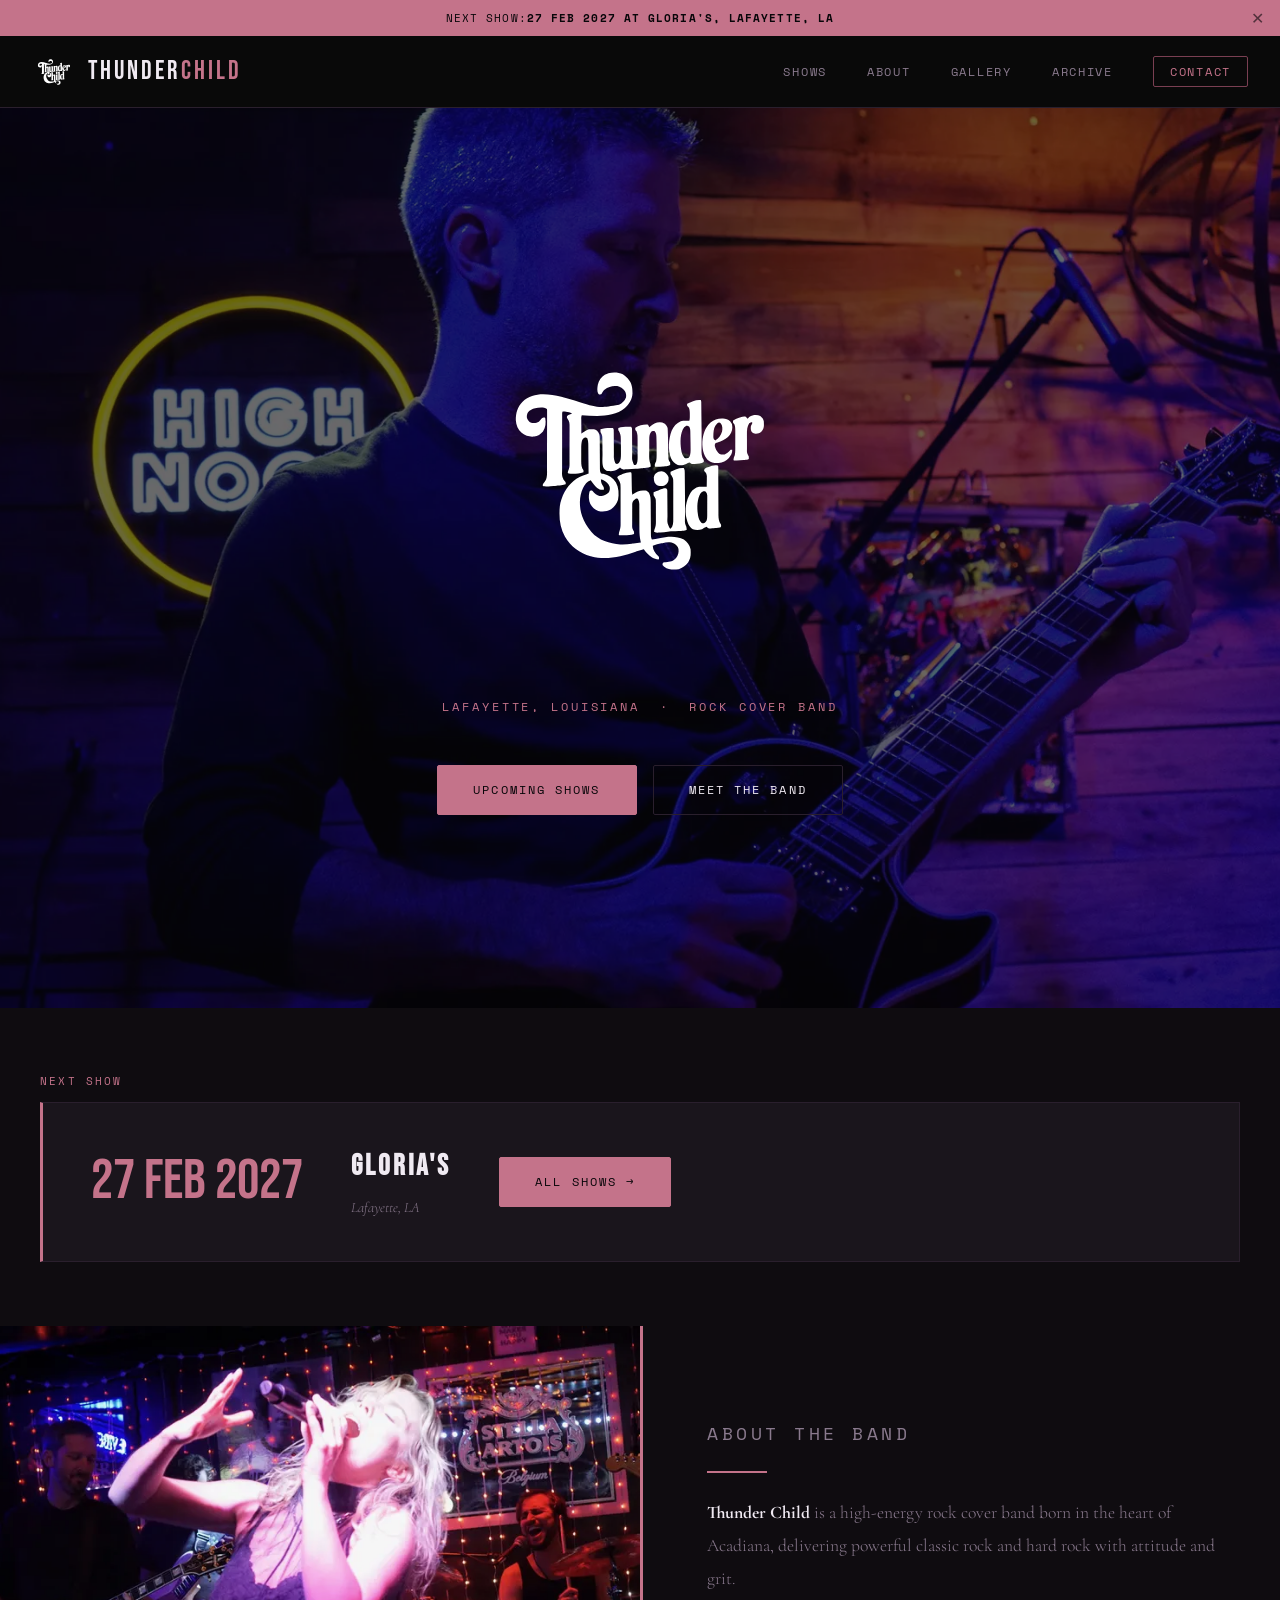
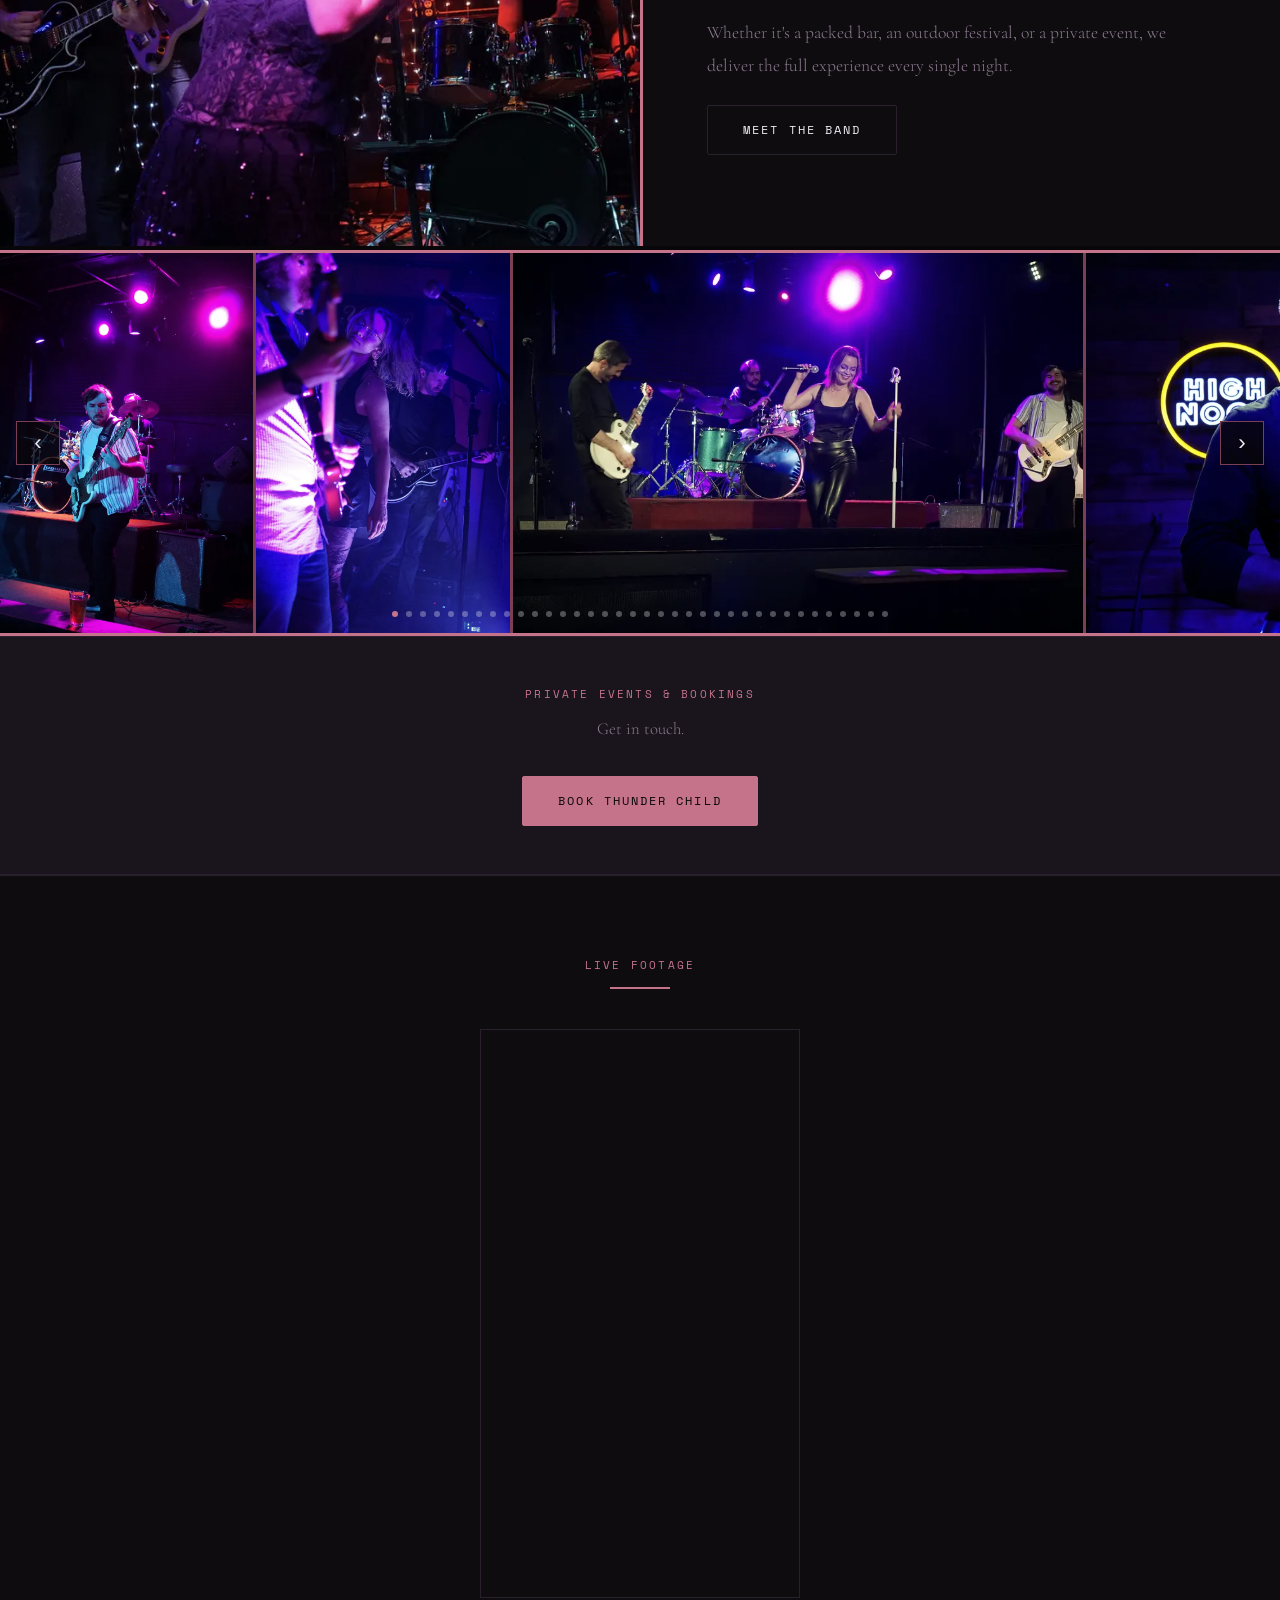
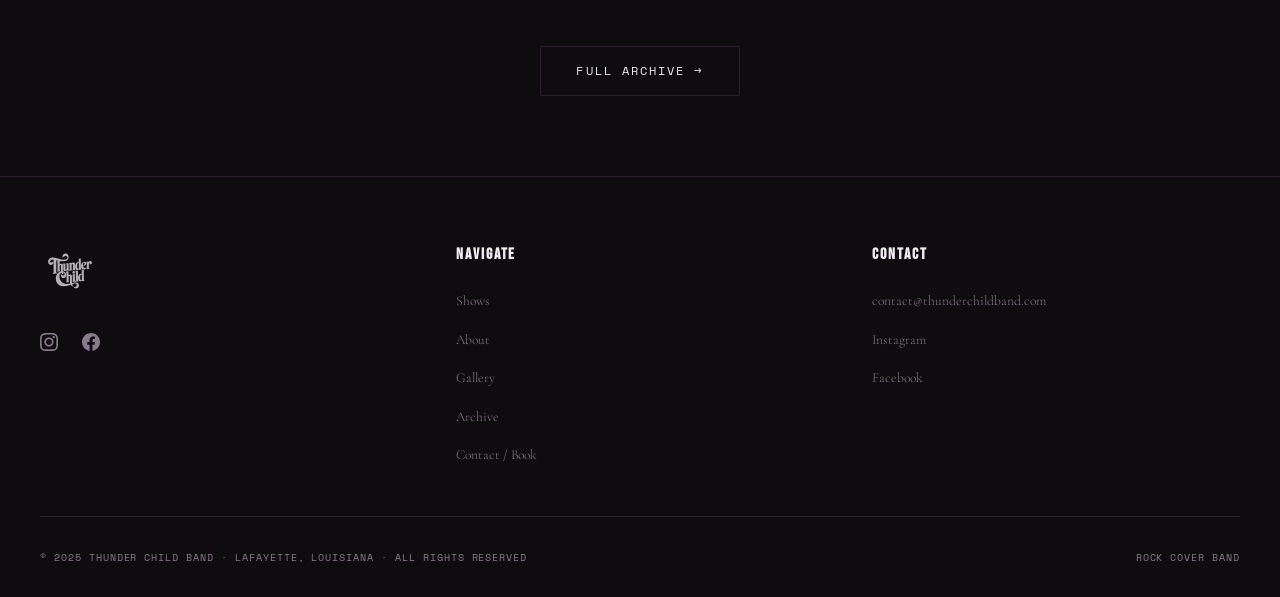
<file: index.html>
<!DOCTYPE html>
<html lang="en">
<head>
  <meta charset="UTF-8">
  <meta name="viewport" content="width=device-width, initial-scale=1.0">
  <title>Thunder Child — Rock Cover Band · Lafayette, LA</title>
  <meta name="description" content="Thunder Child is a high-energy rock cover band based in Lafayette, Louisiana.">
  <link rel="stylesheet" href="style.css">
  <style>
    body { padding-top: 0; }
    .hero { min-height: 100vh; }

    /* Photo carousel */
    .photo-carousel {
      position: relative;
      overflow: hidden;
      overflow: clip;   /* clip can never be scrolled, so the photo strip can't get nudged sideways */
      background: var(--black);
      margin-top: 4px;
      border-top: 3px solid var(--gold);
      border-bottom: 3px solid var(--gold);
    }
    .carousel-track {
      display: flex;
      align-items: center;
      transition: transform 0.7s cubic-bezier(0.25, 0.46, 0.45, 0.94);
      gap: 0;
    }
    .carousel-slide {
      border-right: 3px solid var(--gold-dk);
    }
    /* (no special case for the last slide: the loop puts it right next to the first one) */
    .carousel-slide {
      flex-shrink: 0;
    }
    .carousel-slide img {
      height: 380px;
      width: auto;
      display: block;
      filter: grayscale(10%);
      transition: filter 0.4s ease;
    }
    .carousel-slide:hover img { filter: grayscale(0%); }
    .carousel-btn {
      position: absolute; top: 50%; transform: translateY(-50%);
      background: rgba(8,6,9,0.75); border: 1px solid var(--gold-dk);
      color: var(--white); font-size: 1.4rem;
      width: 44px; height: 44px;
      display: flex; align-items: center; justify-content: center;
      cursor: pointer; z-index: 10;
      transition: background var(--transition), border-color var(--transition);
    }
    .carousel-btn:hover { background: var(--gold); border-color: var(--gold); color: var(--black); }
    .carousel-prev { left: 1rem; }
    .carousel-next { right: 1rem; }
    .carousel-dots {
      position: absolute; bottom: 1rem; left: 50%; transform: translateX(-50%);
      display: flex; gap: 0.5rem; z-index: 10;
    }
    .carousel-dot {
      width: 6px; height: 6px; border-radius: 50%;
      background: rgba(255,255,255,0.3); border: none; cursor: pointer;
      transition: background var(--transition);
    }
    .carousel-dot.active { background: var(--gold); }

    /* About split */
    .photo-band {
      display: grid;
      grid-template-columns: 1fr 1fr;
      min-height: 520px;
    }
    .photo-band-img { overflow: hidden; }
    .photo-band-img img {
      width: 100%; height: 100%; object-fit: cover;
      filter: grayscale(15%);
      transition: transform 0.8s ease, filter 0.8s ease;
      display: block;
    }
    .photo-band-img:hover img { transform: scale(1.03); filter: grayscale(0%); }
    .photo-band-content {
      background: var(--deep);
      display: flex; flex-direction: column;
      justify-content: center;
      padding: 4rem;
      border-left: 3px solid var(--gold);
    }
    .photo-band-content p {
      font-size: 1.1rem; line-height: 1.85;
      color: var(--dim); margin-bottom: 1.4rem;
    }
    .photo-band-content p strong { color: var(--white); }

    /* Video — Short (9:16 portrait), centered like archive page */
    .home-video-wrap {
      width: 320px;
      aspect-ratio: 9 / 16;
      border: 1px solid var(--border);
      overflow: hidden;
      margin: 0 auto;
    }
    .home-video-wrap iframe {
      width: 100%; height: 100%; border: none; display: block;
    }

    /* Hero sub responsive: dot+inline on desktop, two lines on mobile */
    .hero-sub-br { display: none; }
    @media (max-width: 480px) {
      .hero-sub-sep { display: none; }
      .hero-sub-br { display: block; }
      .hero-sub { text-align: center; }
    }
    @media (max-width: 768px) {
      .photo-band { grid-template-columns: 1fr; }
      .photo-band-img { height: 320px; }
      .photo-band-content { padding: 2.5rem 1.5rem; border-left: none; border-top: 3px solid var(--gold); }
      .carousel-slide img { height: 240px; }
    }
  </style>
        <!-- Favicon -->
<link rel="icon" href="images/favicon/favicon.ico" type="image/x-icon">
<link rel="icon" href="images/favicon/favicon-32x32.png" type="image/png" sizes="32x32">
<link rel="apple-touch-icon" href="images/favicon/apple-touch-icon.png" sizes="180x180">
<!-- Optional: for Android/Chrome high-res -->
<link rel="icon" href="images/favicon/android-chrome-192x192.png" type="image/png" sizes="192x192">
</head>
<body>

  <div class="announcement-bar" id="announcement-bar"></div>

  <nav class="site-nav" role="navigation">
    <a href="index.html" class="nav-logo" aria-label="Thunder Child Home">
      <img src="images/tc-new.svg" alt="Thunder Child logo">
      <span class="nav-logo-text">THUNDER<span>CHILD</span></span>
    </a>
    <ul class="nav-links" role="list">
      <li><a href="shows.html">Shows</a></li>
      <li><a href="about.html">About</a></li>
      <li><a href="gallery.html">Gallery</a></li>
      <li><a href="archive.html">Archive</a></li>
      <li><a href="contact.html" class="cta-link">Contact</a></li>
    </ul>
    <button class="nav-toggle" id="nav-toggle" aria-label="Toggle menu" aria-expanded="false">
      <span></span><span></span><span></span>
    </button>
  </nav>

  <nav class="nav-mobile" id="nav-mobile" aria-label="Mobile navigation">
    <a href="shows.html">Shows</a>
    <a href="about.html">About</a>
    <a href="gallery.html">Gallery</a>
    <a href="archive.html">Archive</a>
    <a href="contact.html">Contact</a>
  </nav>

  <!-- HERO with Ken Burns slideshow -->
  <section class="hero" aria-label="Hero">
    <div class="hero-slideshow" id="hero-slideshow"></div>
    <div class="hero-overlay"></div>
    <div class="hero-logo-wrap">
      <img src="images/tc-new.svg" alt="Thunder Child" class="hero-logo">
      <p class="hero-sub" style="text-align:center;">Lafayette, Louisiana <span class="hero-sub-sep">&nbsp;·&nbsp;</span><br class="hero-sub-br"> Rock Cover Band</p>
    </div>
    <div class="hero-cta-row">
      <a href="shows.html" class="btn btn-gold">Upcoming Shows</a>
      <a href="about.html" class="btn btn-outline">Meet the Band</a>
    </div>
  </section>

  <!-- NEXT SHOW TEASER -->
  <section style="background:var(--deep); padding:4rem 2rem;">
    <div style="max-width:var(--max-w); margin:0 auto;">
      <p class="section-subtitle reveal">Next Show</p>
      <div class="next-show-teaser reveal" id="next-show-teaser">
        <div class="next-show-date" id="teaser-date">—</div>
        <div class="next-show-info">
          <h3 id="teaser-venue">Loading…</h3>
          <p id="teaser-location" style="color:var(--dim);font-style:italic;margin-top:0.2rem;"></p>
        </div>
        <a href="shows.html" class="btn btn-gold" style="flex-shrink:0;">All Shows →</a>
      </div>
    </div>
  </section>

  <!-- PHOTO + ABOUT split -->
  <div class="photo-band">
    <div class="photo-band-img reveal">
      <img src="images/DSC6445-900.webp" alt="Thunder Child live" loading="lazy">
    </div>
    <div class="photo-band-content reveal">
      <p class="section-subtitle">About the Band</p>
      <span class="section-line" style="margin-bottom:1.5rem;"></span>
      <p>
        <strong>Thunder Child</strong> is a high-energy rock cover band born in the heart of Acadiana, delivering powerful
        classic rock and hard rock with attitude and grit.
      </p>
      <p>
        Whether it's a packed bar, an outdoor festival, or a private event, we deliver the full
        experience every single night. 
      </p>
      <a href="about.html" class="btn btn-outline" style="align-self:flex-start;">Meet the Band</a>
    </div>
  </div>

  <!-- PHOTO CAROUSEL -->
  <div class="photo-carousel" id="photo-carousel">
    <div class="carousel-track" id="carousel-track"></div>
    <button class="carousel-btn carousel-prev" id="carousel-prev" aria-label="Previous">&#8249;</button>
    <button class="carousel-btn carousel-next" id="carousel-next" aria-label="Next">&#8250;</button>
    <div class="carousel-dots" id="carousel-dots"></div>
  </div>

  <!-- BOOK CTA STRIP -->
  <div style="background:var(--charcoal); border-top:1px solid var(--border); border-bottom:1px solid var(--border); padding:3rem 2rem; text-align:center;">
    <p class="section-subtitle reveal">Private Events &amp; Bookings</p>
    <p class="reveal" style="color:var(--dim); max-width:480px; margin:0.75rem auto 2rem; font-size:1.05rem;">
      Get in touch.
    </p>
    <a href="contact.html" class="btn btn-gold reveal">Book Thunder Child</a>
  </div>

  <!-- FEATURED VIDEO -->
  <section style="background:var(--deep); padding:5rem 2rem; border-top:1px solid var(--border);">
    <div style="max-width:var(--max-w); margin:0 auto;">
      <p class="section-subtitle text-center reveal">Live Footage</p>
      <span class="section-line" style="margin:0.75rem auto 2.5rem;"></span>
      <div class="home-video-wrap reveal">
        <iframe src="https://www.youtube.com/embed/ZOvPCTSVaPM"
          title="Thunder Child live"
          frameborder="0"
          allow="accelerometer; autoplay; clipboard-write; encrypted-media; gyroscope; picture-in-picture; web-share"
          allowfullscreen loading="lazy"></iframe>
      </div>
      <div class="text-center mt-3">
        <a href="archive.html" class="btn btn-outline reveal">Full Archive →</a>
      </div>
    </div>
  </section>

  <footer class="site-footer">
    <div class="footer-inner">
      <div>
        <img src="images/tc-new.svg" alt="Thunder Child" class="footer-brand-logo">
        <div class="social-row mt-2">
          <a href="https://instagram.com/thunderchildband" class="social-link" target="_blank" rel="noopener" aria-label="Instagram">
            <svg viewBox="0 0 24 24" fill="currentColor"><path d="M12 2.163c3.204 0 3.584.012 4.85.07 3.252.148 4.771 1.691 4.919 4.919.058 1.265.069 1.645.069 4.849 0 3.205-.012 3.584-.069 4.849-.149 3.225-1.664 4.771-4.919 4.919-1.266.058-1.644.07-4.85.07-3.204 0-3.584-.012-4.849-.07-3.26-.149-4.771-1.699-4.919-4.92-.058-1.265-.07-1.644-.07-4.849 0-3.204.013-3.583.07-4.849.149-3.227 1.664-4.771 4.919-4.919 1.266-.057 1.645-.069 4.849-.069zm0-2.163c-3.259 0-3.667.014-4.947.072-4.358.2-6.78 2.618-6.98 6.98-.059 1.281-.073 1.689-.073 4.948 0 3.259.014 3.668.072 4.948.2 4.358 2.618 6.78 6.98 6.98 1.281.058 1.689.072 4.948.072 3.259 0 3.668-.014 4.948-.072 4.354-.2 6.782-2.618 6.979-6.98.059-1.28.073-1.689.073-4.948 0-3.259-.014-3.667-.072-4.947-.196-4.354-2.617-6.78-6.979-6.98-1.281-.059-1.69-.073-4.949-.073zm0 5.838c-3.403 0-6.162 2.759-6.162 6.162s2.759 6.163 6.162 6.163 6.162-2.759 6.162-6.163c0-3.403-2.759-6.162-6.162-6.162zm0 10.162c-2.209 0-4-1.79-4-4 0-2.209 1.791-4 4-4s4 1.791 4 4c0 2.21-1.791 4-4 4zm6.406-11.845c-.796 0-1.441.645-1.441 1.44s.645 1.44 1.441 1.44c.795 0 1.439-.645 1.439-1.44s-.644-1.44-1.439-1.44z"/></svg>
          </a>
          <a href="https://facebook.com/thunderchildbandLA" class="social-link" target="_blank" rel="noopener" aria-label="Facebook">
            <svg viewBox="0 0 24 24" fill="currentColor"><path d="M24 12.073c0-6.627-5.373-12-12-12s-12 5.373-12 12c0 5.99 4.388 10.954 10.125 11.854v-8.385H7.078v-3.47h3.047V9.43c0-3.007 1.792-4.669 4.533-4.669 1.312 0 2.686.235 2.686.235v2.953H15.83c-1.491 0-1.956.925-1.956 1.874v2.25h3.328l-.532 3.47h-2.796v8.385C19.612 23.027 24 18.062 24 12.073z"/></svg>
          </a>
        </div>
      </div>
      <div>
        <h4 class="footer-col-title">Navigate</h4>
        <ul class="footer-links">
          <li><a href="shows.html">Shows</a></li>
          <li><a href="about.html">About</a></li>
          <li><a href="gallery.html">Gallery</a></li>
          <li><a href="archive.html">Archive</a></li>
          <li><a href="contact.html">Contact / Book</a></li>
        </ul>
      </div>
      <div>
        <h4 class="footer-col-title">Contact</h4>
        <ul class="footer-links">
          <li><a href="mailto:contact@thunderchildband.com">contact@thunderchildband.com</a></li>
          <li><a href="https://instagram.com/thunderchildband" target="_blank" rel="noopener">Instagram</a></li>
          <li><a href="https://facebook.com/thunderchildbandLA" target="_blank" rel="noopener">Facebook</a></li>
        </ul>
      </div>
    </div>
    <div class="footer-bottom">
      <span>© 2025 Thunder Child Band · Lafayette, Louisiana · All Rights Reserved</span>
      <span>Rock Cover Band</span>
    </div>
  </footer>

  <script src="shows-data.js"></script>
  <script src="nav.js"></script>
  <script>
    // Next show teaser
    (function() {
      const shows = window.SHOWS_DATA;
      if (!shows || !shows.length) return;
      const next = shows[0];
      document.getElementById('teaser-date').textContent = next.day + ' ' + next.monthYear;
      document.getElementById('teaser-venue').textContent = next.venue;
      document.getElementById('teaser-location').textContent = next.location;
    })();

    // Shared settings for optimized images
    const IS_MOBILE = window.matchMedia('(max-width: 768px)').matches;

    // ---------------------------------------------------------------
    // HERO SLIDESHOW: only loads the current photo + the next one
    // ---------------------------------------------------------------
    document.addEventListener('DOMContentLoaded', () => {
      const heroPhotos = [
         	"DSC6445",
        "TC_19thHole_111326_189",
        "TC_19thHole_111326_26",
        "TC_19thHole_111326_267",
        "TC_Legends050226_14",
        "TC_19thHole_111326_35",
        "TC_Legends050226_15",
        "TC_19thHole_111326_314",
        "TC_Legends050226_16",
        "TC_Legends050226_19",
        "TC_19thHole_111326_491",
        "TC_Legends050226_21",
        "TC_19thHole_111326_103",
        "TC_19thHole_111326_179",
        "DSC6484",
        "DSC3582",
        "TC_19thHole_111326_778",
        "DSC3224",
        "TC_19thHole_111326_675",
        "DSC3171",
        "DSC2806",
        "TC_19thHole_111326_798",
        "DSC2815",
        "TC_19thHole_111326_912",
        "abifrozn2",
        "DSC2965",
        "TC_19thHole_111326_950",
        "DSC2927"
      ];
      heroPhotos.sort(() => Math.random() - 0.5);

      const heroSize = IS_MOBILE ? 900 : 1600;
      const container = document.getElementById('hero-slideshow');
      let currentIndex = 0;

      const slides = heroPhotos.map(name => {
        const slide = document.createElement('div');
        slide.className = 'kb-slide';
        slide.dataset.src = 'images/' + name + '-' + heroSize + '.webp';
        container.appendChild(slide);
        return slide;
      });

      function loadHero(slide) {
        if (slide && slide.dataset.src) {
          slide.style.backgroundImage = 'url(' + slide.dataset.src + ')';
          delete slide.dataset.src;
        }
      }

      function showNextSlide() {
        if (!slides.length) return;
        slides.forEach(s => s.classList.remove('active'));
        loadHero(slides[currentIndex]);
        slides[currentIndex].classList.add('active');
        // buffer: preload only the next photo
        loadHero(slides[(currentIndex + 1) % slides.length]);
        currentIndex = (currentIndex + 1) % slides.length;
      }
      showNextSlide();
      setInterval(showNextSlide, 8000);
    });

    // ---------------------------------------------------------------
    // PHOTO CAROUSEL: endless loop. Slides that slide off the left are moved to the
    // back of the line, so there is never an end or a rewind. Only photos near the
    // current position load, and nothing starts until the carousel is near the screen.
    // ---------------------------------------------------------------
    (function() {
      const photos = [
        "TC_glorias718_1546",
        "TC_glorias718_1638",
        "TC_glorias718_332",
        "TC_glorias718_384",
        "TC_glorias718_414",
        "TC_glorias718_432",
        "TC_glorias718_957",
        "TC_Legends050226_1",
        "TC_Legends050226_6",
        "TC_Legends050226_8",
        "TC_Legends050226_9",
        "TC_Legends050226_14",
        "TC_Legends050226_15",
        "TC_Legends050226_16",
        "TC_Legends050226_19",
        "TC_Legends050226_21",
        "TC_Legends050226_22",
        "DSC6484",
        "DSC3582",
        "DSC3171",
        "abifrozn2",
        "abifrozen221",
        "DSC2821",
        "DSC2965",
        "DSC2927",
        "TC_19thHole_111326_189",
        "TC_19thHole_111326_26",
        "TC_19thHole_111326_267",        
	      "TC_19thHole_111326_35",
        "TC_19thHole_111326_314",
        "TC_19thHole_111326_491",
        "TC_19thHole_111326_103",
        "TC_19thHole_111326_179",
        "TC_19thHole_111326_778",
        "TC_19thHole_111326_912",
        "TC_19thHole_111326_950",
      ];

      const track = document.getElementById('carousel-track');
      const dotsContainer = document.getElementById('carousel-dots');
      const prevBtn = document.getElementById('carousel-prev');
      const nextBtn = document.getElementById('carousel-next');
      const total = photos.length;

      // Shuffle photos randomly
      photos.sort(() => Math.random() - 0.5);

      const slideHeight = IS_MOBILE ? 240 : 380;
      const slideSize = IS_MOBILE ? 480 : 900;

      // Build empty placeholder slides (images load later, on demand)
      const slides = photos.map(name => {
        const slide = document.createElement('div');
        slide.className = 'carousel-slide';
        slide.style.width = Math.round(slideHeight * 1.5) + 'px'; // placeholder width
        slide.style.height = slideHeight + 'px';
        slide.dataset.src = 'images/' + name + '-' + slideSize + '.webp';
        track.appendChild(slide);
        return slide;
      });

      // Build dots
      const dots = photos.map((_, i) => {
        const dot = document.createElement('button');
        dot.className = 'carousel-dot' + (i === 0 ? ' active' : '');
        dot.setAttribute('aria-label', 'Go to photo ' + (i + 1));
        dot.addEventListener('click', () => { goToPhoto(i); restartAuto(); });
        dotsContainer.appendChild(dot);
        return dot;
      });

      let current = 0;     // which photo is at the left edge
      let busy = false;    // true while a slide animation is running
      const wrap = i => ((i % total) + total) % total;
      const widthOf = el => el.getBoundingClientRect().width;

      function loadSlide(i) {
        const slide = slides[wrap(i)];
        if (!slide.dataset.src) return;
        const src = slide.dataset.src;
        delete slide.dataset.src;
        const img = new Image();
        img.alt = 'Thunder Child live photo';
        img.decoding = 'async';
        img.onload = () => {
          slide.style.width = 'auto';
          slide.style.height = 'auto';
          slide.appendChild(img);
        };
        img.src = src;
      }
      function loadNearby() {
        for (let i = current - 1; i <= current + 5; i++) loadSlide(i);   // buffer: one behind, a few ahead
      }
      function updateDots() {
        dots.forEach((d, i) => d.classList.toggle('active', i === current));
      }

      // Run a slide, then call finish() when it is over
      function animateTo(transform, finish) {
        let ended = false;
        const end = () => {
          if (ended) return;
          ended = true;
          track.removeEventListener('transitionend', onEnd);
          finish();
        };
        const onEnd = e => { if (e.target === track && e.propertyName === 'transform') end(); };
        track.addEventListener('transitionend', onEnd);
        setTimeout(end, 1000);   // safety net
        track.style.transform = transform;
      }
      function resetTrack() {
        track.style.transition = 'none';
        track.style.transform = 'translateX(0)';
        void track.offsetWidth;
        track.style.transition = '';
      }

      // Move k photos forward (k > 0) or backward (k < 0)
      function slideBy(k, animate) {
        if (!k || busy) return;
        busy = true;
        const n = Math.abs(k);
        const finish = () => {
          current = wrap(current + k);
          updateDots();
          loadNearby();
          busy = false;
        };

        if (k > 0) {
          let dist = 0;
          for (let i = 0; i < n; i++) dist += widthOf(track.children[i]);
          const afterSlide = () => {
            track.style.transition = 'none';
            for (let i = 0; i < n; i++) track.appendChild(track.firstElementChild);   // first ones go to the back
            resetTrack();
            finish();
          };
          if (animate) animateTo('translateX(-' + dist + 'px)', afterSlide);
          else afterSlide();
        } else {
          // bring the last n photos to the front (out of view on the left), then slide them in
          track.style.transition = 'none';
          const moved = Array.from(track.children).slice(-n);
          const frag = document.createDocumentFragment();
          moved.forEach(el => frag.appendChild(el));
          track.insertBefore(frag, track.firstChild);
          if (animate) {
            let dist = 0;
            for (let i = 0; i < n; i++) dist += widthOf(track.children[i]);
            track.style.transform = 'translateX(-' + dist + 'px)';
            void track.offsetWidth;
            track.style.transition = '';
            animateTo('translateX(0)', finish);
          } else {
            resetTrack();
            finish();
          }
        }
      }

      // Dots: take the shortest way around; long jumps just snap
      function goToPhoto(i) {
        const delta = wrap(i - current);
        if (!delta) return;
        const k = delta <= total / 2 ? delta : delta - total;
        for (let j = i - 1; j <= i + 5; j++) loadSlide(j);
        slideBy(k, Math.abs(k) <= 3);
      }

      prevBtn.addEventListener('click', () => { slideBy(-1, true); restartAuto(); });
      nextBtn.addEventListener('click', () => { slideBy(1, true); restartAuto(); });

      // Auto-advance
      let autoTimer = null;
      function startAuto() {
        autoTimer = setInterval(() => slideBy(1, true), 4000);
      }
      function restartAuto() {
        if (autoTimer) clearInterval(autoTimer);
        startAuto();
      }

      // Don't start until the carousel is about to scroll into view
      let started = false;
      function startCarousel() {
        if (started) return;
        started = true;
        track.style.transform = 'translateX(0)';
        loadNearby();
        updateDots();
        startAuto();
      }
      if ('IntersectionObserver' in window) {
        const io = new IntersectionObserver(entries => {
          if (entries[0].isIntersecting) {
            startCarousel();
            io.disconnect();
          }
        }, { rootMargin: '400px' });
        io.observe(document.getElementById('photo-carousel'));
      } else {
        startCarousel();
      }
    })();
  </script>
</body>
</html>
</file>
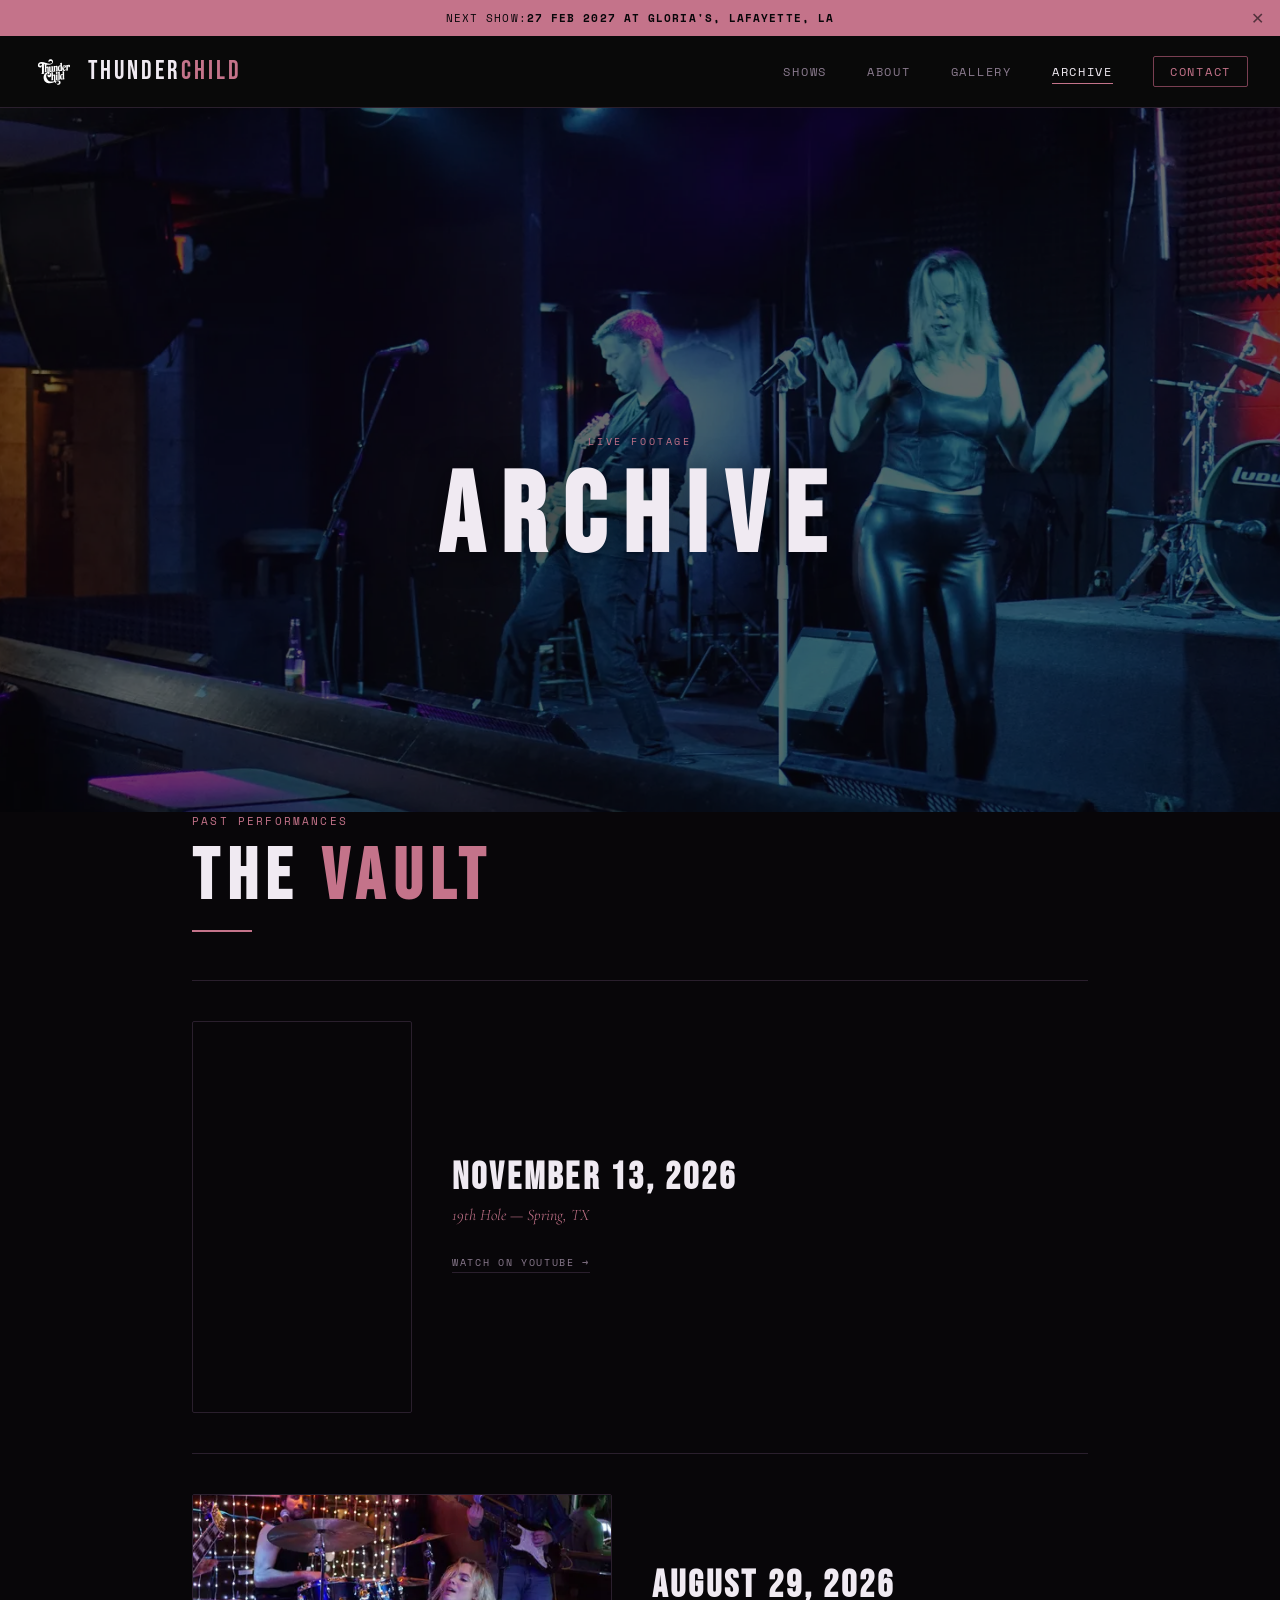
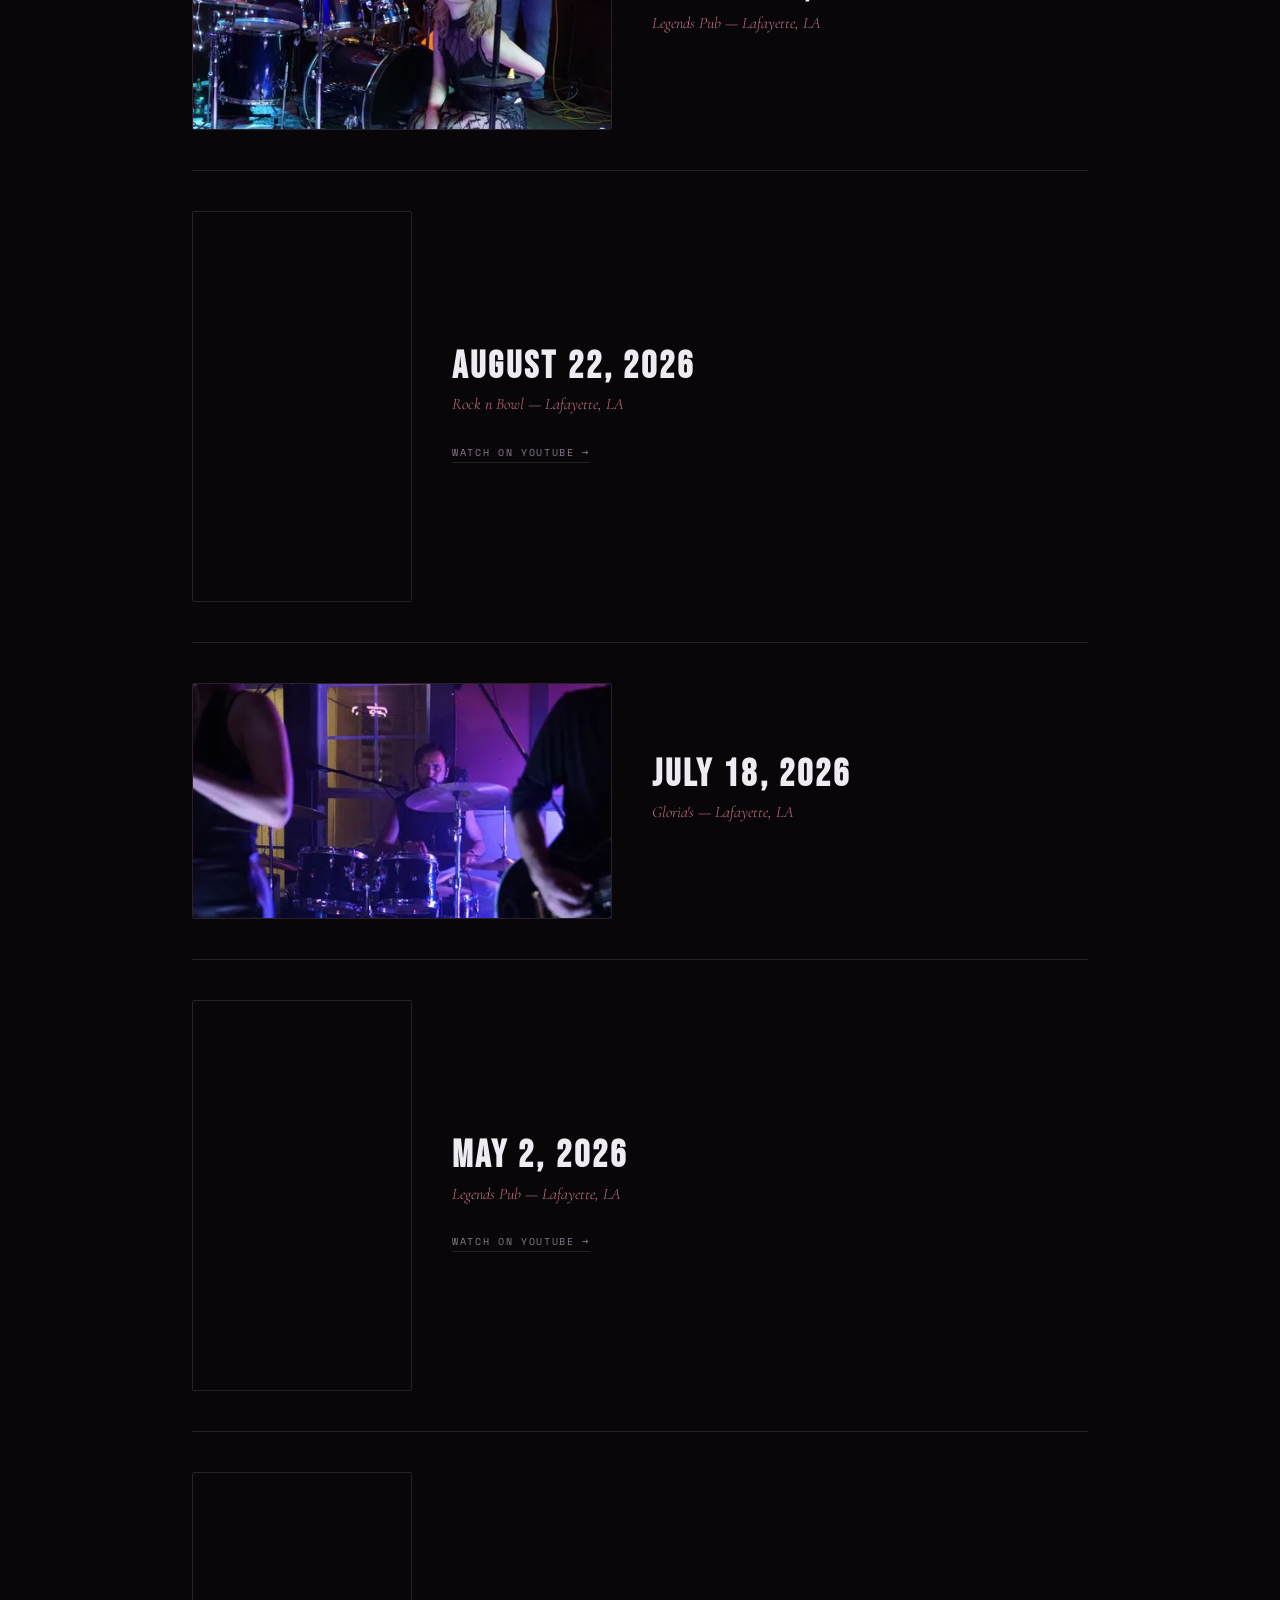
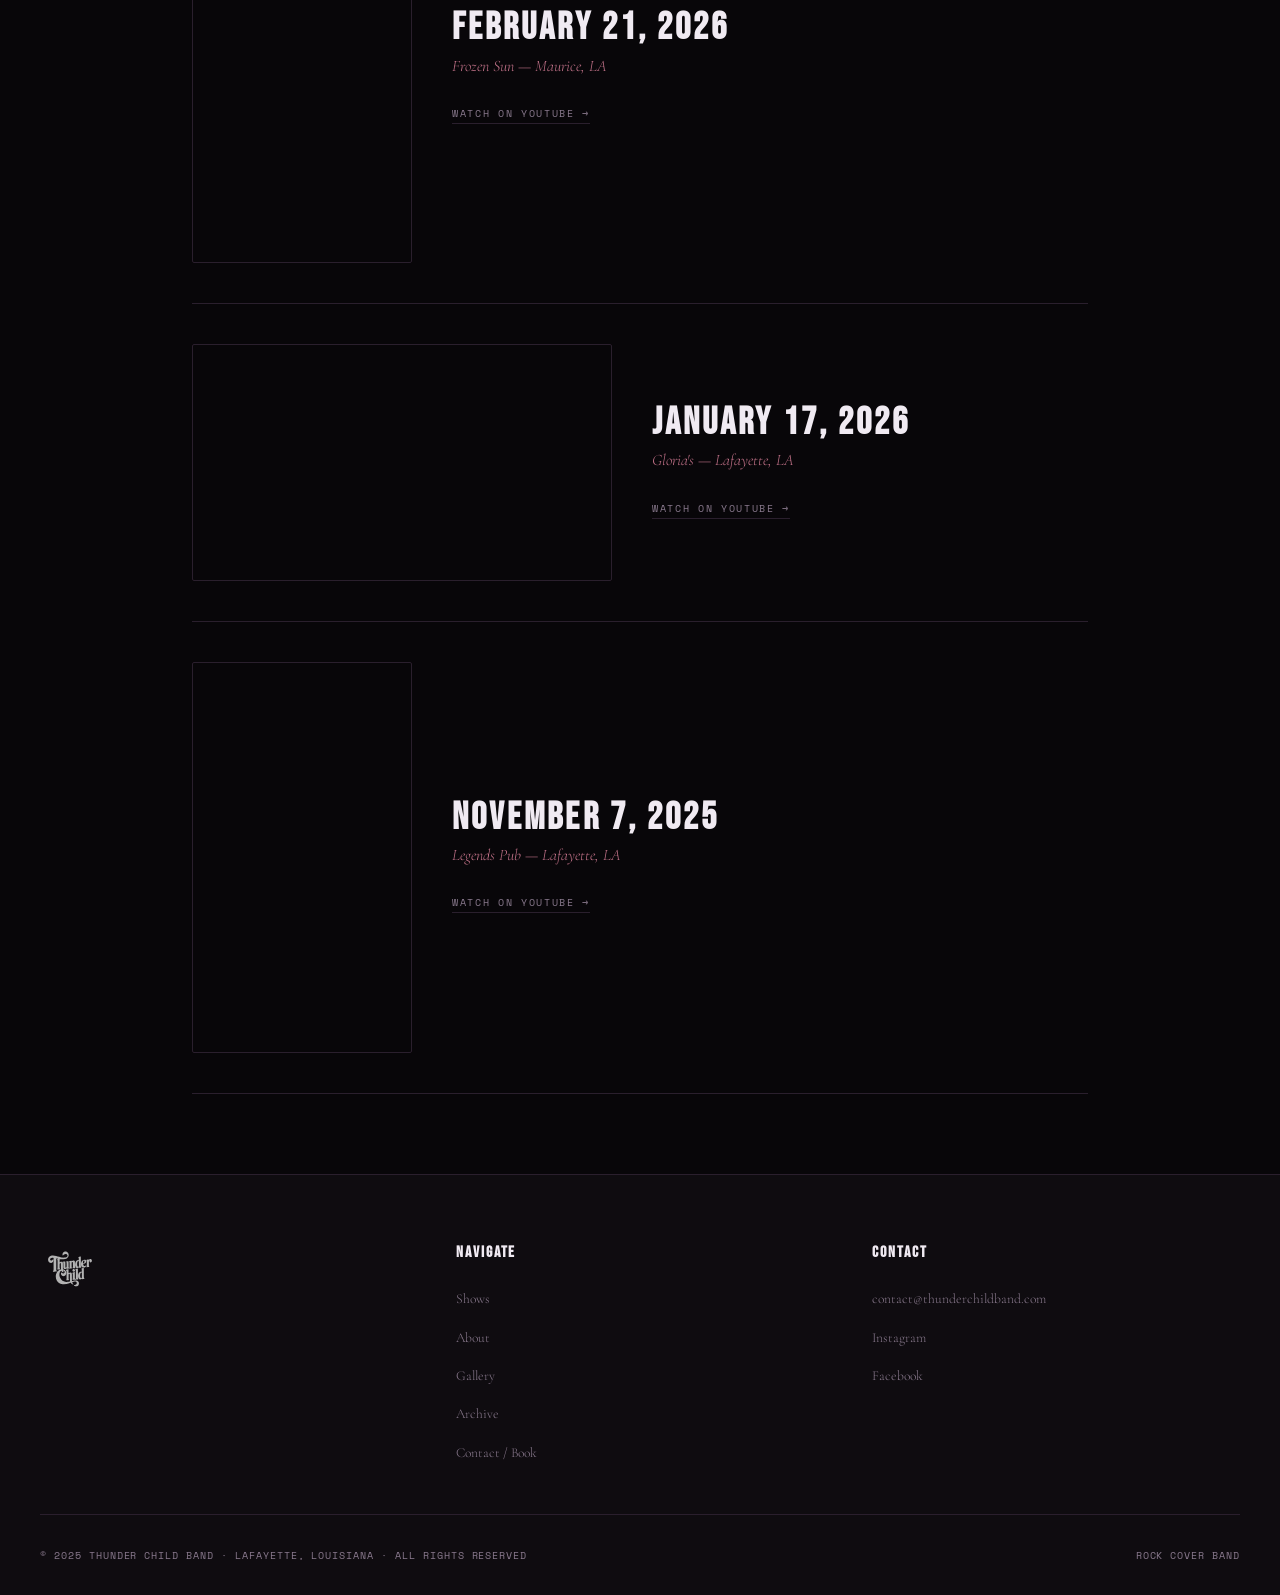
<file: archive.html>
<!DOCTYPE html>
<html lang="en">
<head>
  <meta charset="UTF-8">
  <meta name="viewport" content="width=device-width, initial-scale=1.0">
  <title>Thunder Child — Archive</title>
  <meta name="description" content="Watch Thunder Child live performance clips from past shows.">
  <link rel="stylesheet" href="style.css">
  <style>
    .archive-container {
      max-width: 960px;
      margin: 0 auto;
      padding: 0 2rem 5rem;
    }

    .archive-show {
      display: flex;
      gap: 2.5rem;
      margin-bottom: 0;
      padding: 2.5rem 0;
      border-bottom: 1px solid var(--border);
      align-items: center;
      transition: background 0.3s;
    }
    .archive-show:first-of-type { border-top: 1px solid var(--border); }
    .archive-show:hover { background: rgba(196,115,138,0.03); }

    /* 16:9 horizontal */
    .archive-video {
      width: 420px;
      aspect-ratio: 16 / 9;
      flex-shrink: 0;
      overflow: hidden;
      border: 1px solid var(--border);
      border-radius: 2px;
    }

    /* 9:16 vertical Shorts */
    .short-video {
      width: 220px;
      aspect-ratio: 9 / 16;
    }

    .archive-video iframe {
      width: 100%;
      height: 100%;
      border: none;
      display: block;
    }

    .archive-details {
      flex: 1;
    }
    .archive-details h2 {
      font-family: var(--font-display);
      font-size: 2.4rem;
      letter-spacing: 0.08em;
      color: var(--white);
      margin-bottom: 0.3rem;
      line-height: 1;
    }
    .archive-details .venue {
      font-size: 1rem;
      color: var(--gold);
      font-style: italic;
      margin-bottom: 1.2rem;
    }
    .archive-details .watch-link {
      font-family: var(--font-mono);
      font-size: 0.65rem;
      letter-spacing: 0.16em;
      text-transform: uppercase;
      color: var(--dim);
      border-bottom: 1px solid var(--border);
      padding-bottom: 2px;
      transition: color 0.2s, border-color 0.2s;
    }
    .archive-show:hover .archive-details .watch-link {
      color: var(--gold);
      border-color: var(--gold);
    }

    @media (max-width: 768px) {
      .archive-show { flex-direction: column; align-items: flex-start; gap: 1.5rem; }
      .archive-video { width: 100%; }
      .short-video { width: 100%; max-width: 320px; }

      /* Phone spacing: video centered, text lined up with the video's left edge, and
         breathing room inside each show so nothing touches the divider lines */
      .archive-container { padding: 0 1rem 5rem; }
      .archive-show { align-items: center; padding: 2.5rem 1rem; }
      .archive-details { flex: none; width: 100%; }
      .archive-show.is-short .archive-details { max-width: 320px; }
    }

    /* Shows without a video get a photo instead */
    .archive-photo img { width: 100%; height: 100%; object-fit: cover; object-position: center 35%; display: block; }
    /* Page header slideshow (Ken Burns styles come from style.css) */
    .page-header.has-slideshow {
      /* Height follows screen width so photos are cropped less: tune the 55s */
      min-height: clamp(440px, max(55vw, 55vh), 80vh);
      display: flex; align-items: center; justify-content: center;
    }
    .page-header.has-slideshow .page-header-inner { z-index: 10; }
    /* Keep the upper-middle of each photo (heads, stage) in view when it has to be cropped */
    .page-header.has-slideshow .kb-slide { background-position: center 40%; }
    .page-header.has-slideshow .page-header-title { text-shadow: 0 2px 30px rgba(0,0,0,0.6); }
    @media (prefers-reduced-motion: reduce) {
      .page-header .kb-slide.active { transform: none; }
    }
  </style>
      <!-- Favicon -->
<link rel="icon" href="images/favicon/favicon.ico" type="image/x-icon">
<link rel="icon" href="images/favicon/favicon-32x32.png" type="image/png" sizes="32x32">
<link rel="apple-touch-icon" href="images/favicon/apple-touch-icon.png" sizes="180x180">
<!-- Optional: for Android/Chrome high-res -->
<link rel="icon" href="images/favicon/android-chrome-192x192.png" type="image/png" sizes="192x192">
</head>
<body>

  <div class="announcement-bar" id="announcement-bar"></div>

  <nav class="site-nav" role="navigation">
    <a href="index.html" class="nav-logo" aria-label="Thunder Child Home">
      <img src="images/tc-new.svg" alt="Thunder Child logo">
      <span class="nav-logo-text">THUNDER<span>CHILD</span></span>
    </a>
    <ul class="nav-links" role="list">
      <li><a href="shows.html">Shows</a></li>
      <li><a href="about.html">About</a></li>
      <li><a href="gallery.html">Gallery</a></li>
      <li><a href="archive.html">Archive</a></li>
      <li><a href="contact.html" class="cta-link">Contact</a></li>
    </ul>
    <button class="nav-toggle" id="nav-toggle" aria-label="Toggle menu">
      <span></span><span></span><span></span>
    </button>
  </nav>
  <nav class="nav-mobile" id="nav-mobile">
    <a href="shows.html">Shows</a>
    <a href="about.html">About</a>
    <a href="gallery.html">Gallery</a>
    <a href="archive.html">Archive</a>
    <a href="contact.html">Contact</a>
  </nav>

  <header class="page-header has-slideshow">
    <div class="hero-slideshow" id="header-slideshow"></div>
    <div class="hero-overlay"></div>
    <div class="page-header-inner">
      <p class="page-header-subtitle">Live Footage</p>
      <h1 class="page-header-title">ARCHIVE</h1>
    </div>
  </header>

  <main>
    <div class="section archive-container">

      <p class="section-subtitle">Past Performances</p>
      <h2 class="section-title">The <span>Vault</span></h2>
      <span class="section-line"></span>

      <div id="archive-list"></div>
      <noscript><p style="color:var(--dim);">Please turn on JavaScript to see the archive, or visit our YouTube channel.</p></noscript>

    </div>
  </main>

  <footer class="site-footer">
    <div class="footer-inner">
      <div>
        <img src="images/tc-new.svg" alt="Thunder Child" class="footer-brand-logo">
      </div>
      <div>
        <h4 class="footer-col-title">Navigate</h4>
        <ul class="footer-links">
          <li><a href="shows.html">Shows</a></li>
          <li><a href="about.html">About</a></li>
          <li><a href="gallery.html">Gallery</a></li>
          <li><a href="archive.html">Archive</a></li>
          <li><a href="contact.html">Contact / Book</a></li>
        </ul>
      </div>
      <div>
        <h4 class="footer-col-title">Contact</h4>
        <ul class="footer-links">
          <li><a href="mailto:contact@thunderchildband.com">contact@thunderchildband.com</a></li>
          <li><a href="https://instagram.com/thunderchildband" target="_blank" rel="noopener">Instagram</a></li>
          <li><a href="https://facebook.com/thunderchildbandLA" target="_blank" rel="noopener">Facebook</a></li>
        </ul>
      </div>
    </div>
    <div class="footer-bottom">
      <span>© 2025 Thunder Child Band · Lafayette, Louisiana · All Rights Reserved</span>
      <span>Rock Cover Band</span>
    </div>
  </footer>

  <script>
    // ================================================================
    // PAGE HEADER SLIDESHOW (Ken Burns, shuffled each visit)
    // To add a photo, add its name on a new line (no .JPG, no -1600).
    // Every line ends with a comma. Wide (landscape) photos work best here.
    // ================================================================
    const HEADER_PHOTOS = [
        "DSC6445",
        "TC_19thHole_111326_189",
        "TC_19thHole_111326_26",
        "TC_19thHole_111326_267",
        "TC_Legends050226_14",
        "TC_19thHole_111326_35",
        "TC_Legends050226_15",
        "TC_19thHole_111326_314",
        "TC_Legends050226_16",
        "TC_Legends050226_19",
        "TC_19thHole_111326_491",
        "TC_Legends050226_21",
        "TC_19thHole_111326_103",
        "TC_19thHole_111326_179",
        "DSC6484",
        "DSC3582",
        "TC_19thHole_111326_778",
        "DSC3224",
        "TC_19thHole_111326_675",
        "DSC3171",
        "DSC2806",
        "TC_19thHole_111326_798",
        "DSC2815",
        "TC_19thHole_111326_912",
        "abifrozn2",
        "DSC2965",
        "TC_19thHole_111326_950",
        "DSC2927"
    ];

    (function () {
      const container = document.getElementById('header-slideshow');
      if (!container || !HEADER_PHOTOS.length) return;

      // shuffle (Fisher-Yates)
      const names = HEADER_PHOTOS.slice();
      for (let i = names.length - 1; i > 0; i--) {
        const j = Math.floor(Math.random() * (i + 1));
        [names[i], names[j]] = [names[j], names[i]];
      }

      const size = window.matchMedia('(max-width: 768px)').matches ? 900 : 1600;
      const slides = names.map(name => {
        const s = document.createElement('div');
        s.className = 'kb-slide';
        s.dataset.src = 'images/' + name + '-' + size + '.webp';
        container.appendChild(s);
        return s;
      });

      function loadSlide(s) {
        if (s && s.dataset.src) {
          s.style.backgroundImage = 'url(' + s.dataset.src + ')';
          delete s.dataset.src;
        }
      }

      let index = 0;
      function showNext() {
        slides.forEach(s => s.classList.remove('active'));
        loadSlide(slides[index]);
        slides[index].classList.add('active');
        loadSlide(slides[(index + 1) % slides.length]);   // buffer: only the next photo
        index = (index + 1) % slides.length;
      }
      showNext();
      if (slides.length > 1) setInterval(showNext, 8000);
    })();
  </script>

  <script>
    // ================================================================
    // ARCHIVE LIST — one line per show, newest first.
    //   date:   text shown as the heading
    //   venue:  text shown under it
    //   video:  the YouTube video ID (the part after v= or /shorts/). Leave it out if there is no video.
    //   short:  true for vertical YouTube Shorts, leave out for normal wide videos
    //   photo:  for shows WITHOUT a video, a photo name (no .JPG, no -900) shown instead
    // Every line ends with a comma.
    // ================================================================
    const ARCHIVE_SHOWS = [
      { date: "November 13, 2026", venue: "19th Hole — Spring, TX",        video: "nt2JE8W6LeU", short: true },
      { date: "August 29, 2026",   venue: "Legends Pub — Lafayette, LA",   photo: "TC_Legends050226_14" },
      { date: "August 22, 2026",   venue: "Rock n Bowl — Lafayette, LA",   video: "H2ZKi9tcVrU", short: true },
      { date: "July 18, 2026",     venue: "Gloria's — Lafayette, LA",      photo: "TC_glorias718_957" },
      { date: "May 2, 2026",       venue: "Legends Pub — Lafayette, LA",   video: "ZOvPCTSVaPM", short: true },
      { date: "February 21, 2026", venue: "Frozen Sun — Maurice, LA",      video: "Nn9TwPXHtVw", short: true },
      { date: "January 17, 2026",  venue: "Gloria's — Lafayette, LA",      video: "-hg2nxXHioo" },
      { date: "November 7, 2025",  venue: "Legends Pub — Lafayette, LA",   video: "EGiMKe_sge0", short: true }
    ];

    (function () {
      const list = document.getElementById('archive-list');

      function el(tag, className, text) {
        const e = document.createElement(tag);
        if (className) e.className = className;
        if (text) e.textContent = text;
        return e;
      }

      ARCHIVE_SHOWS.forEach(show => {
        const title = show.venue + ' ' + show.date;
        const card = el('div', 'archive-show' + (show.short ? ' is-short' : ''));
        const box = el('div', 'archive-video' + (show.short ? ' short-video' : ''));

        if (show.video) {
          const frame = document.createElement('iframe');
          frame.src = 'https://www.youtube.com/embed/' + show.video;
          frame.title = title;
          frame.loading = 'lazy';   // players below the screen wait until you scroll near them
          frame.setAttribute('allow', 'accelerometer; autoplay; clipboard-write; encrypted-media; gyroscope; picture-in-picture; web-share');
          frame.allowFullscreen = true;
          box.appendChild(frame);
        } else if (show.photo) {
          box.classList.add('archive-photo');
          const img = el('img');
          img.src = 'images/' + show.photo + '-900.webp';
          img.srcset = 'images/' + show.photo + '-480.webp 480w, images/' + show.photo + '-900.webp 900w';
          img.sizes = '(max-width: 768px) 100vw, 420px';
          img.alt = title;
          img.loading = 'lazy';
          img.decoding = 'async';
          box.appendChild(img);
        }

        const details = el('div', 'archive-details');
        details.appendChild(el('h2', '', show.date));
        details.appendChild(el('p', 'venue', show.venue));
        if (show.video) {
          const a = el('a', 'watch-link', 'Watch on YouTube →');
          a.href = (show.short ? 'https://www.youtube.com/shorts/' : 'https://www.youtube.com/watch?v=') + show.video;
          a.target = '_blank';
          a.rel = 'noopener';
          details.appendChild(a);
        }

        card.appendChild(box);
        card.appendChild(details);
        list.appendChild(card);
      });
    })();
  </script>

  <script src="shows-data.js"></script>
  <script src="nav.js"></script>
</body>
</html>
</file>
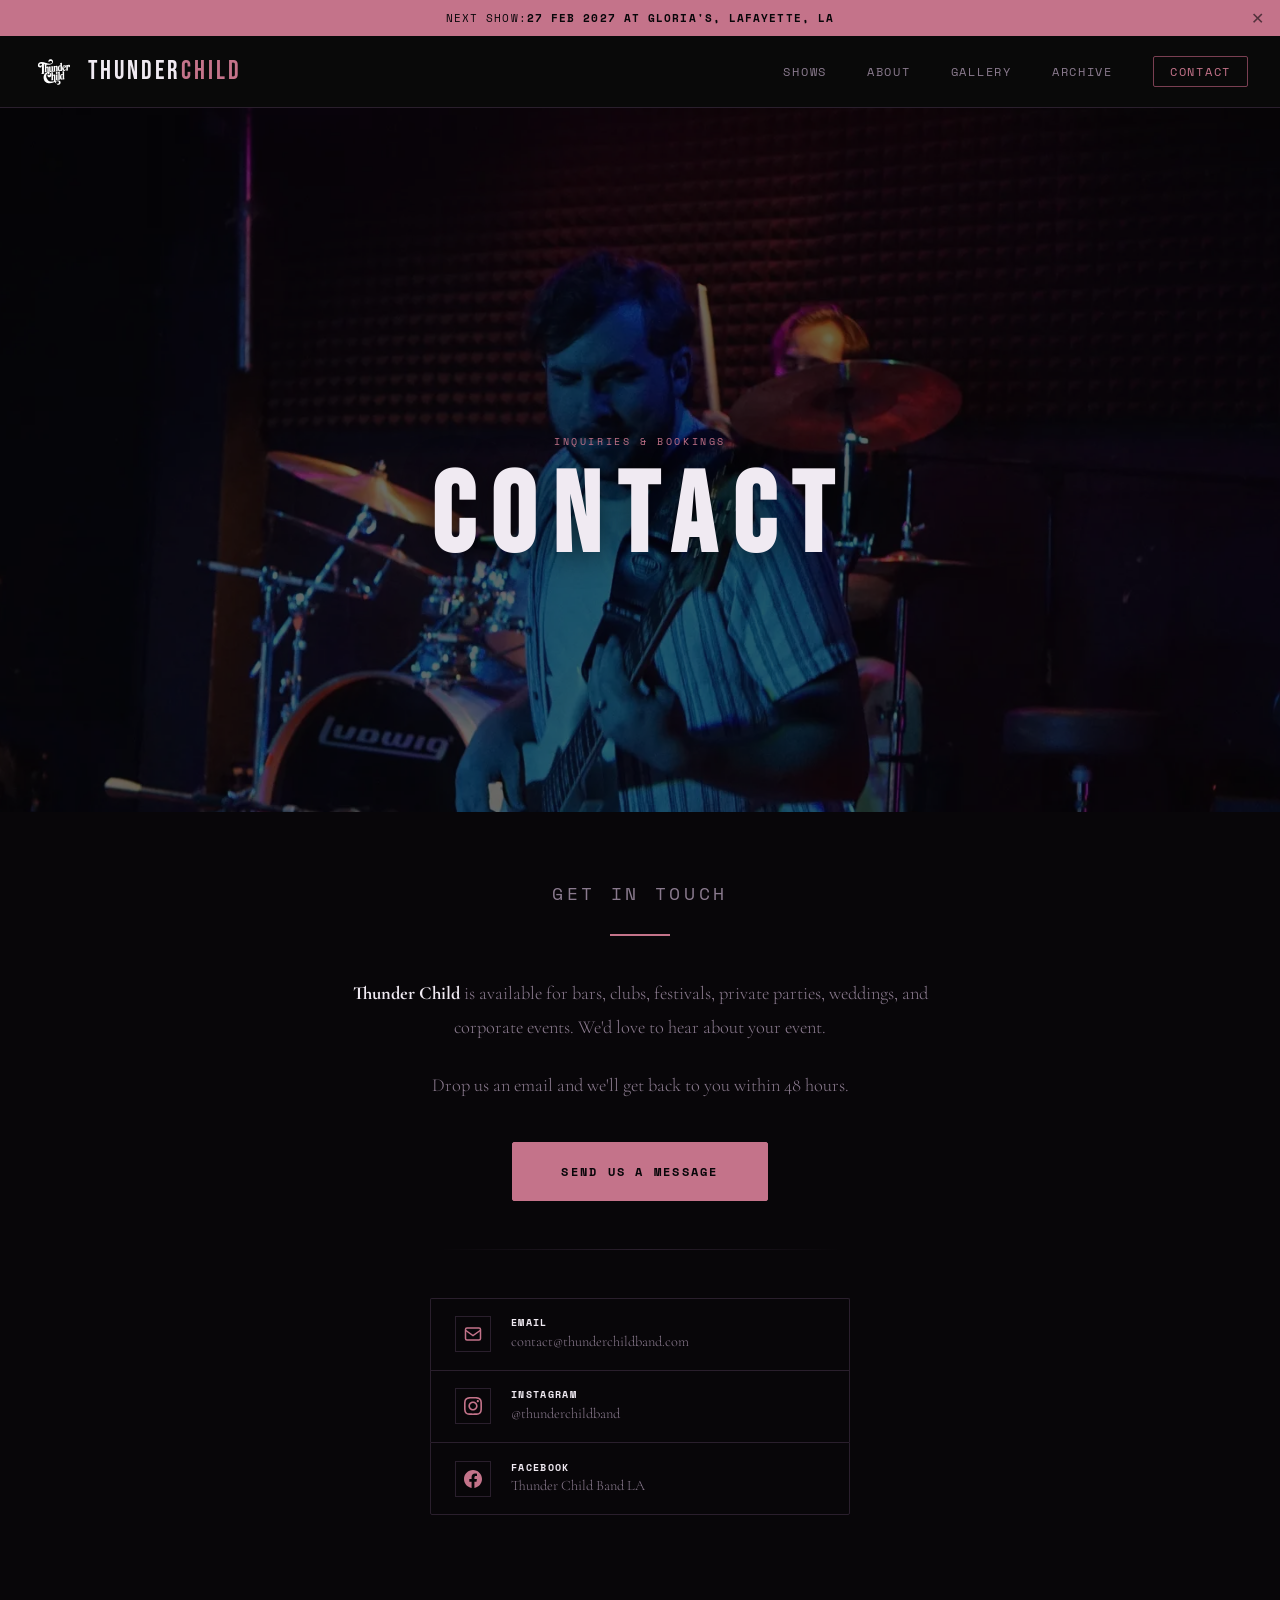
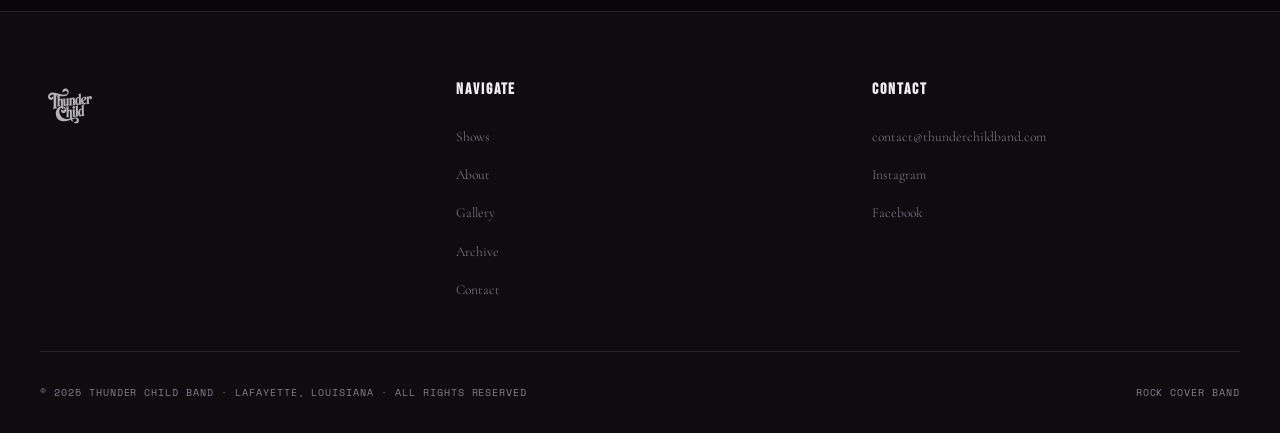
<file: contact.html>
<!DOCTYPE html>
<html lang="en">
<head>
  <meta charset="UTF-8">
  <meta name="viewport" content="width=device-width, initial-scale=1.0">
  <title>Thunder Child — Contact &amp; Booking</title>
  <meta name="description" content="Contact Thunder Child to book them for your event or get in touch.">
  <link rel="stylesheet" href="style.css">
  <style>
    .contact-page {
      max-width: 700px;
      margin: 0 auto;
      text-align: center;
      padding: 4rem 2rem 6rem;
    }
    .contact-page p {
      font-size: 1.15rem;
      line-height: 1.85;
      color: var(--dim);
      margin-bottom: 1.5rem;
    }
    .contact-page p strong { color: var(--white); }

    .contact-divider {
      height: 1px;
      background: linear-gradient(to right, transparent, var(--border), transparent);
      margin: 3rem auto;
      max-width: 400px;
    }

    .contact-details {
      display: flex;
      flex-direction: column;
      gap: 0;
      max-width: 420px;
      margin: 0 auto;
      text-align: left;
    }
    .contact-detail-row {
      display: flex;
      align-items: center;
      gap: 1.25rem;
      padding: 1.1rem 1.5rem;
      border: 1px solid var(--border);
      border-bottom: none;
      color: var(--dim);
      transition: background var(--transition), color var(--transition), border-color var(--transition);
    }
    .contact-detail-row:first-child { border-radius: 2px 2px 0 0; }
    .contact-detail-row:last-child { border-bottom: 1px solid var(--border); border-radius: 0 0 2px 2px; }
    .contact-detail-row:hover { background: var(--charcoal); color: var(--white); border-color: var(--gold-dk); }
    .contact-detail-icon {
      width: 36px; height: 36px; flex-shrink: 0;
      border: 1px solid var(--border);
      display: flex; align-items: center; justify-content: center;
      color: var(--gold);
    }
    .contact-detail-icon svg { width: 18px; height: 18px; }
    .contact-detail-text { font-size: 0.9rem; line-height: 1.4; }
    .contact-detail-text strong {
      display: block;
      font-family: var(--font-mono);
      font-size: 0.6rem;
      letter-spacing: 0.14em;
      text-transform: uppercase;
      color: var(--white);
      margin-bottom: 0.15rem;
    }

    .btn-email {
      display: inline-block;
      font-family: var(--font-mono);
      font-size: 0.78rem;
      letter-spacing: 0.18em;
      text-transform: uppercase;
      padding: 1.1rem 3rem;
      background: var(--gold);
      color: var(--black);
      border: 1px solid var(--gold);
      border-radius: 2px;
      font-weight: 700;
      transition: all var(--transition);
      margin-top: 1rem;
    }
    .btn-email:hover {
      background: var(--gold-lt);
      border-color: var(--gold-lt);
      transform: translateY(-2px);
      box-shadow: 0 8px 24px rgba(196,115,138,0.3);
    }

    /* Page header slideshow (Ken Burns styles come from style.css) */
    .page-header.has-slideshow {
      /* Height follows screen width so photos are cropped less: tune the 55s */
      min-height: clamp(440px, max(55vw, 55vh), 80vh);
      display: flex; align-items: center; justify-content: center;
    }
    .page-header.has-slideshow .page-header-inner { z-index: 10; }
    /* Keep the upper-middle of each photo (heads, stage) in view when it has to be cropped */
    .page-header.has-slideshow .kb-slide { background-position: center 40%; }
    .page-header.has-slideshow .page-header-title { text-shadow: 0 2px 30px rgba(0,0,0,0.6); }
    @media (prefers-reduced-motion: reduce) {
      .page-header .kb-slide.active { transform: none; }
    }
  </style>
        <!-- Favicon -->
<link rel="icon" href="images/favicon/favicon.ico" type="image/x-icon">
<link rel="icon" href="images/favicon/favicon-32x32.png" type="image/png" sizes="32x32">
<link rel="apple-touch-icon" href="images/favicon/apple-touch-icon.png" sizes="180x180">
<!-- Optional: for Android/Chrome high-res -->
<link rel="icon" href="images/favicon/android-chrome-192x192.png" type="image/png" sizes="192x192">
</head>
<body>

  <div class="announcement-bar" id="announcement-bar"></div>

  <nav class="site-nav" role="navigation">
    <a href="index.html" class="nav-logo" aria-label="Thunder Child Home">
      <img src="images/tc-new.svg" alt="Thunder Child logo">
      <span class="nav-logo-text">THUNDER<span>CHILD</span></span>
    </a>
    <ul class="nav-links" role="list">
      <li><a href="shows.html">Shows</a></li>
      <li><a href="about.html">About</a></li>
      <li><a href="gallery.html">Gallery</a></li>
      <li><a href="archive.html">Archive</a></li>
      <li><a href="contact.html" class="cta-link">Contact</a></li>
    </ul>
    <button class="nav-toggle" id="nav-toggle" aria-label="Toggle menu">
      <span></span><span></span><span></span>
    </button>
  </nav>
  <nav class="nav-mobile" id="nav-mobile">
    <a href="shows.html">Shows</a>
    <a href="about.html">About</a>
    <a href="gallery.html">Gallery</a>
    <a href="archive.html">Archive</a>
    <a href="contact.html">Contact</a>
  </nav>

  <header class="page-header has-slideshow">
    <div class="hero-slideshow" id="header-slideshow"></div>
    <div class="hero-overlay"></div>
    <div class="page-header-inner">
      <p class="page-header-subtitle">Inquiries &amp; Bookings</p>
      <h1 class="page-header-title">CONTACT</h1>
    </div>
  </header>

  <main>
    <div class="section contact-page">

      <p class="section-subtitle reveal">Get in Touch</p>
      <span class="section-line reveal" style="margin: 0 auto 2.5rem;"></span>

      <p class="reveal">
        <strong>Thunder Child</strong> is available for bars, clubs, festivals, private parties,
        weddings, and corporate events. We'd love to hear about your event.
      </p>
      <p class="reveal">
        Drop us an email and we'll get back to you within 48 hours.
      </p>

      <a href="mailto:contact@thunderchildband.com" class="btn-email reveal">
        Send Us a Message
      </a>

      <div class="contact-divider reveal"></div>

      <div class="contact-details reveal">
        <a href="mailto:contact@thunderchildband.com" class="contact-detail-row">
          <div class="contact-detail-icon">
            <svg viewBox="0 0 24 24" fill="none" stroke="currentColor" stroke-width="2"><rect x="2" y="4" width="20" height="16" rx="2"/><path d="m2 7 10 7 10-7"/></svg>
          </div>
          <div class="contact-detail-text">
            <strong>Email</strong>
            contact@thunderchildband.com
          </div>
        </a>
        <a href="https://instagram.com/thunderchildband" class="contact-detail-row" target="_blank" rel="noopener">
          <div class="contact-detail-icon">
            <svg viewBox="0 0 24 24" fill="currentColor"><path d="M12 2.163c3.204 0 3.584.012 4.85.07 3.252.148 4.771 1.691 4.919 4.919.058 1.265.069 1.645.069 4.849 0 3.205-.012 3.584-.069 4.849-.149 3.225-1.664 4.771-4.919 4.919-1.266.058-1.644.07-4.85.07-3.204 0-3.584-.012-4.849-.07-3.26-.149-4.771-1.699-4.919-4.92-.058-1.265-.07-1.644-.07-4.849 0-3.204.013-3.583.07-4.849.149-3.227 1.664-4.771 4.919-4.919 1.266-.057 1.645-.069 4.849-.069zm0-2.163c-3.259 0-3.667.014-4.947.072-4.358.2-6.78 2.618-6.98 6.98-.059 1.281-.073 1.689-.073 4.948 0 3.259.014 3.668.072 4.948.2 4.358 2.618 6.78 6.98 6.98 1.281.058 1.689.072 4.948.072 3.259 0 3.668-.014 4.948-.072 4.354-.2 6.782-2.618 6.979-6.98.059-1.28.073-1.689.073-4.948 0-3.259-.014-3.667-.072-4.947-.196-4.354-2.617-6.78-6.979-6.98-1.281-.059-1.69-.073-4.949-.073zm0 5.838c-3.403 0-6.162 2.759-6.162 6.162s2.759 6.163 6.162 6.163 6.162-2.759 6.162-6.163c0-3.403-2.759-6.162-6.162-6.162zm0 10.162c-2.209 0-4-1.79-4-4 0-2.209 1.791-4 4-4s4 1.791 4 4c0 2.21-1.791 4-4 4zm6.406-11.845c-.796 0-1.441.645-1.441 1.44s.645 1.44 1.441 1.44c.795 0 1.439-.645 1.439-1.44s-.644-1.44-1.439-1.44z"/></svg>
          </div>
          <div class="contact-detail-text">
            <strong>Instagram</strong>
            @thunderchildband
          </div>
        </a>
        <a href="https://facebook.com/thunderchildbandLA" class="contact-detail-row" target="_blank" rel="noopener">
          <div class="contact-detail-icon">
            <svg viewBox="0 0 24 24" fill="currentColor"><path d="M24 12.073c0-6.627-5.373-12-12-12s-12 5.373-12 12c0 5.99 4.388 10.954 10.125 11.854v-8.385H7.078v-3.47h3.047V9.43c0-3.007 1.792-4.669 4.533-4.669 1.312 0 2.686.235 2.686.235v2.953H15.83c-1.491 0-1.956.925-1.956 1.874v2.25h3.328l-.532 3.47h-2.796v8.385C19.612 23.027 24 18.062 24 12.073z"/></svg>
          </div>
          <div class="contact-detail-text">
            <strong>Facebook</strong>
            Thunder Child Band LA
          </div>
        </a>
      </div>

    </div>
  </main>

  <footer class="site-footer">
    <div class="footer-inner">
      <div>
        <img src="images/tc-new.svg" alt="Thunder Child" class="footer-brand-logo">
      </div>
      <div>
        <h4 class="footer-col-title">Navigate</h4>
        <ul class="footer-links">
          <li><a href="shows.html">Shows</a></li>
          <li><a href="about.html">About</a></li>
          <li><a href="gallery.html">Gallery</a></li>
          <li><a href="archive.html">Archive</a></li>
          <li><a href="contact.html">Contact</a></li>
        </ul>
      </div>
      <div>
        <h4 class="footer-col-title">Contact</h4>
        <ul class="footer-links">
          <li><a href="mailto:contact@thunderchildband.com">contact@thunderchildband.com</a></li>
          <li><a href="https://instagram.com/thunderchildband" target="_blank" rel="noopener">Instagram</a></li>
          <li><a href="https://facebook.com/thunderchildbandLA" target="_blank" rel="noopener">Facebook</a></li>
        </ul>
      </div>
    </div>
    <div class="footer-bottom">
      <span>© 2025 Thunder Child Band · Lafayette, Louisiana · All Rights Reserved</span>
      <span>Rock Cover Band</span>
    </div>
  </footer>

  <script>
    // ================================================================
    // PAGE HEADER SLIDESHOW (Ken Burns, shuffled each visit)
    // To add a photo, add its name on a new line (no .JPG, no -1600).
    // Every line ends with a comma. Wide (landscape) photos work best here.
    // ================================================================
    const HEADER_PHOTOS = [
        "DSC6445",
        "TC_19thHole_111326_189",
        "TC_19thHole_111326_26",
        "TC_19thHole_111326_267",
        "TC_Legends050226_14",
        "TC_19thHole_111326_35",
        "TC_Legends050226_15",
        "TC_19thHole_111326_314",
        "TC_Legends050226_16",
        "TC_Legends050226_19",
        "TC_19thHole_111326_491",
        "TC_Legends050226_21",
        "TC_19thHole_111326_103",
        "TC_19thHole_111326_179",
        "DSC6484",
        "DSC3582",
        "TC_19thHole_111326_778",
        "DSC3224",
        "TC_19thHole_111326_675",
        "DSC3171",
        "DSC2806",
        "TC_19thHole_111326_798",
        "DSC2815",
        "TC_19thHole_111326_912",
        "abifrozn2",
        "DSC2965",
        "TC_19thHole_111326_950",
        "DSC2927"
    ];

    (function () {
      const container = document.getElementById('header-slideshow');
      if (!container || !HEADER_PHOTOS.length) return;

      // shuffle (Fisher-Yates)
      const names = HEADER_PHOTOS.slice();
      for (let i = names.length - 1; i > 0; i--) {
        const j = Math.floor(Math.random() * (i + 1));
        [names[i], names[j]] = [names[j], names[i]];
      }

      const size = window.matchMedia('(max-width: 768px)').matches ? 900 : 1600;
      const slides = names.map(name => {
        const s = document.createElement('div');
        s.className = 'kb-slide';
        s.dataset.src = 'images/' + name + '-' + size + '.webp';
        container.appendChild(s);
        return s;
      });

      function loadSlide(s) {
        if (s && s.dataset.src) {
          s.style.backgroundImage = 'url(' + s.dataset.src + ')';
          delete s.dataset.src;
        }
      }

      let index = 0;
      function showNext() {
        slides.forEach(s => s.classList.remove('active'));
        loadSlide(slides[index]);
        slides[index].classList.add('active');
        loadSlide(slides[(index + 1) % slides.length]);   // buffer: only the next photo
        index = (index + 1) % slides.length;
      }
      showNext();
      if (slides.length > 1) setInterval(showNext, 8000);
    })();
  </script>

  <script src="shows-data.js"></script>
  <script src="nav.js"></script>
</body>
</html>
</file>
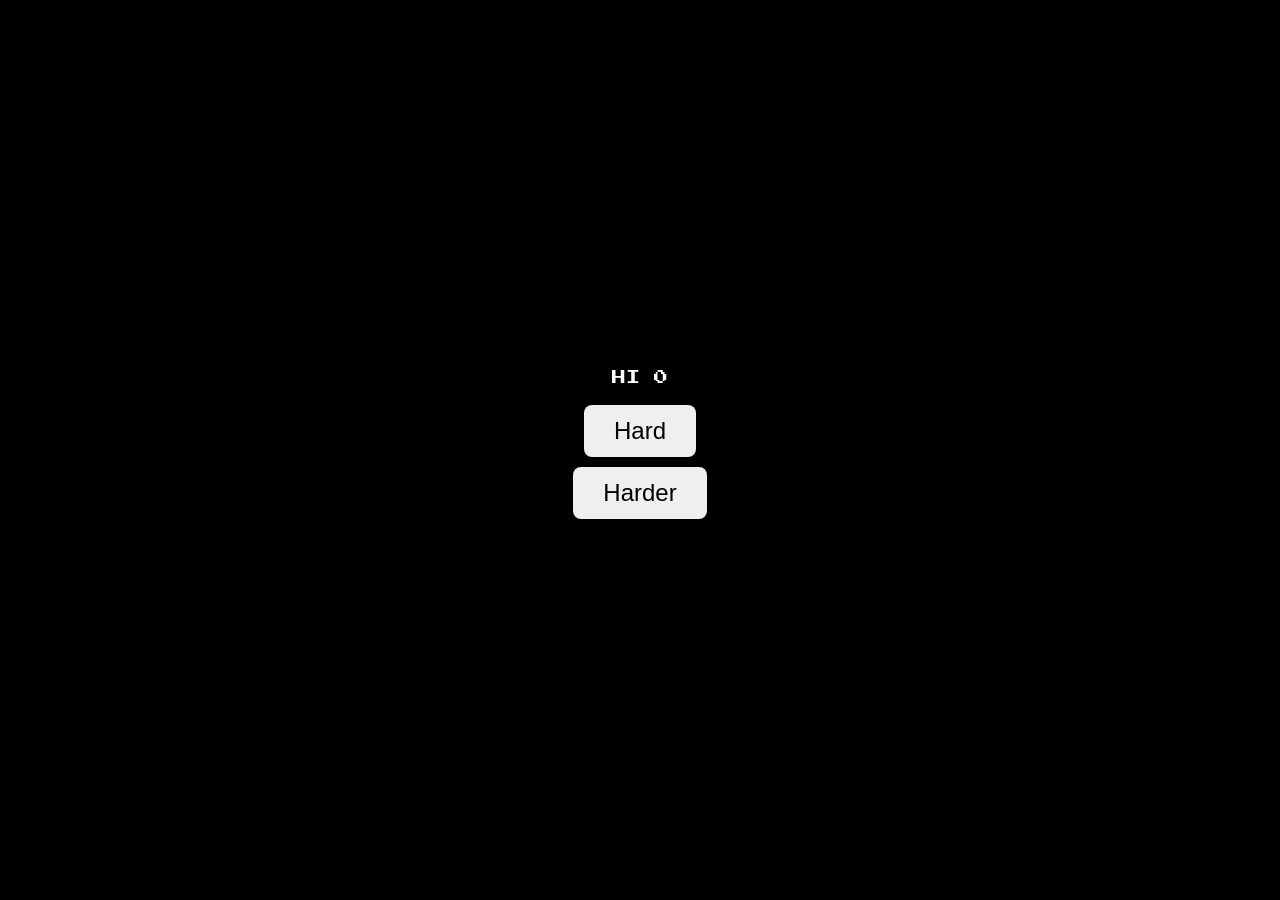
<file: game.html>
<!DOCTYPE html>
<html lang="en">
<head>
<meta charset="UTF-8">
<meta name="viewport" content="width=device-width, initial-scale=1.0">
<title>Brake Down - Hard/Harder</title>
<style>
  @import url('https://fonts.googleapis.com/css2?family=Press+Start+2P&display=swap');

  body {
    margin: 0;
    background: black;
    color: white;
    overflow: hidden;
    font-family: Arial, sans-serif;
    touch-action: none;
    display: flex;
    justify-content: center;
    align-items: center;
    height: 100vh;
  }

  canvas { display: none; background: black; }

  #menu { text-align: center; }
  button {
    display: block;
    margin: 10px auto;
    padding: 12px 30px;
    font-size: 24px;
    cursor: pointer;
    border: none;
    border-radius: 8px;
  }

  #scoreboard {
    font-family: 'Press Start 2P', monospace;
    font-size: 14px;
    margin-bottom: 20px;
  }
</style>
</head>
<body>
<div id="menu">
  <div id="scoreboard"></div>
  <button id="hardBtn">Hard</button>
  <button id="harderBtn">Harder</button>
</div>

<canvas id="gameCanvas" width="375" height="812"></canvas>

<script>
const canvas = document.getElementById('gameCanvas');
const ctx = canvas.getContext('2d');

const SCREEN_WIDTH = canvas.width;
const SCREEN_HEIGHT = canvas.height;

const BLACK = "#000";
const WHITE = "#fff";
const BLOCK_COLORS = ["#FF6464","#FFA500","#FFFF00","#64FF64","#00C8FF","#6464FF","#C800FF","#FF3296"];
const NUM_COLUMNS = BLOCK_COLORS.length;
const COLUMN_WIDTH = SCREEN_WIDTH / NUM_COLUMNS;

const BAR_Y = SCREEN_HEIGHT - 170;
const BAR_HEIGHT = 60;
const HOLE_WIDTH = 80;
const HOLE_HEIGHT = BAR_HEIGHT;
const SLIDE_SPEED = 4.5;
const SPAWN_INTERVAL_FRAMES = 165;

const NORMAL_WIDTH = Math.floor(HOLE_WIDTH*0.45);
const WIDE_WIDTH = Math.floor(HOLE_WIDTH*0.9);

const INITIAL_FALL_SPEED = 2.2;
const FALL_SPEED_INCREASE = 0.3;
const MAX_LEVELS = 5;
const SCORE_INTERVAL = 20;

let score = 0;
let highScore = parseInt(localStorage.getItem('brakeDownHighScore')) || 0;
let blocks = [];
let spawnTimer = SPAWN_INTERVAL_FRAMES;
let fallSpeed = INITIAL_FALL_SPEED;
let blockCount = 0;
let holeX = SCREEN_WIDTH/2 - HOLE_WIDTH/2;
let state = "menu";
let mouseDown = false;
let difficulty = "harder";
let barFlashColor = WHITE;

// ---- MENU ----
const menuDiv = document.getElementById('menu');
const scoreboard = document.getElementById('scoreboard');

function updateMenuScore() {
  scoreboard.innerText = "HI " + highScore;
}

window.onload = () => {
  updateMenuScore();
  document.getElementById('hardBtn').onclick = () => startGame('hard');
  document.getElementById('harderBtn').onclick = () => startGame('harder');
};

function startGame(level) {
    difficulty = level;
    menuDiv.style.display = "none";
    canvas.style.display = "block";
    resetGame();
}

// ---- INPUT ----
canvas.addEventListener('mousedown', () => { 
    if (state === "game_over") resetGame();
    mouseDown = true;                
    if (difficulty === "hard") predictBarFlash();
});
canvas.addEventListener('mouseup', () => mouseDown = false);
canvas.addEventListener('touchstart', (e) => { 
    e.preventDefault();
    if (state === "game_over") resetGame();
    mouseDown = true;                
    if (difficulty === "hard") predictBarFlash();
});
canvas.addEventListener('touchend', (e) => { 
    e.preventDefault(); 
    mouseDown = false; 
});

// ---- BLOCK CLASS ----
class Block {
    constructor(x, fallSpeed, width) {
        this.x = x; this.y = -HOLE_HEIGHT;
        this.width = width; this.height = HOLE_HEIGHT;
        this.fallSpeed = fallSpeed;
        this.column = Math.floor(x/COLUMN_WIDTH)%NUM_COLUMNS;
        this.baseColor = BLOCK_COLORS[this.column];
        this.color = this.baseColor;
        this.scored = false;
        this.isWide = (width>NORMAL_WIDTH);
    }
    update() {
        this.y += this.fallSpeed;
        if(this.isWide && score>=50){
            const t = performance.now()/1000; 
            const pos = t%1.0;
            if(pos<0.4) this.color=this.baseColor;
            else if(pos<0.5) this.color=WHITE;
            else if(pos<0.9) this.color=this.baseColor;
            else this.color=BLACK;
        } else this.color=this.baseColor;
    }
    draw(){ ctx.fillStyle=this.color; ctx.fillRect(this.x,this.y,this.width,this.height);}
}

// ---- FUNCTIONS ----
function spawnBlock(){
    blockCount++;
    const isWide = (blockCount%5===0);
    const w = isWide? WIDE_WIDTH:NORMAL_WIDTH;
    const x = Math.random()*(SCREEN_WIDTH-w);
    blocks.push(new Block(x,fallSpeed,w));
}

function getHoleLeft(){
    let left = holeX % SCREEN_WIDTH; 
    if(left<0) left+=SCREEN_WIDTH; 
    return left;
}

function blockPassesHole(block){
    const left=getHoleLeft();
    const right=left+HOLE_WIDTH;
    const blockRight=block.x+block.width;
    if(right<=SCREEN_WIDTH) return block.x>=left && blockRight<=right;
    return (block.x>=left)||(blockRight<=right-SCREEN_WIDTH);
}

function updateFallSpeed(){
    const level = Math.min(Math.floor(score/SCORE_INTERVAL),MAX_LEVELS);
    fallSpeed = INITIAL_FALL_SPEED + level*FALL_SPEED_INCREASE;
}

function resetGame(){
    state="playing"; 
    score=0; 
    holeX=SCREEN_WIDTH/2 - HOLE_WIDTH/2;
    blocks=[]; 
    spawnTimer=SPAWN_INTERVAL_FRAMES; 
    fallSpeed=INITIAL_FALL_SPEED; 
    blockCount=0;
    barFlashColor=WHITE;
}

// ---- HARD DIFFICULTY: PREDICTION ----
function getClosestBlockAboveBar(){
    let closest = null;
    let minDistance = Infinity;
    blocks.forEach(block => {
        if(block.y + block.height < BAR_Y){
            const dist = BAR_Y - (block.y + block.height);
            if(dist < minDistance){
                minDistance = dist;
                closest = block;
            }
        }
    });
    return closest;
}

function predictBarFlash() {
    const block = getClosestBlockAboveBar();
    if(!block) return;

    const blockLeft = block.x;
    const blockRight = block.x + block.width;

    let holeLeft = getHoleLeft();
    let holeRight = holeLeft + HOLE_WIDTH;

    let safe = false;

    if(holeRight <= SCREEN_WIDTH) {
        safe = (blockLeft >= holeLeft && blockRight <= holeRight);
    } else {
        const rightSegmentFits = blockLeft >= holeLeft && blockRight <= SCREEN_WIDTH;
        const leftSegmentFits = blockLeft >= 0 && blockRight <= (holeRight - SCREEN_WIDTH);
        safe = rightSegmentFits || leftSegmentFits;
    }

    barFlashColor = safe ? "#00FF00" : "#FF0000";
    setTimeout(() => { barFlashColor = WHITE; }, 200);
}

// ---- UPDATE LOOP ----
function update(){
    if(state!=="playing") return;

    if(!mouseDown) holeX-=SLIDE_SPEED;

    spawnTimer--; 
    if(spawnTimer<=0){ spawnBlock(); spawnTimer=SPAWN_INTERVAL_FRAMES; }

    for(let i=blocks.length-1;i>=0;i--){
        const block=blocks[i]; block.update();

        if(!block.scored && block.y>BAR_Y+BAR_HEIGHT){
            if(blockPassesHole(block)){ 
                block.scored=true; 
                score++; 
                updateFallSpeed(); 
            }
        }

        if(block.y+block.height>BAR_Y && block.y<BAR_Y+BAR_HEIGHT){
            if(!blockPassesHole(block)){
                state="game_over";
                if(score>highScore){ 
                    highScore=score; 
                    localStorage.setItem('brakeDownHighScore',highScore); 
                }
                updateMenuScore();
                break;
            }
        }

        if(block.y>SCREEN_HEIGHT) blocks.splice(i,1);
    }
}

// ---- DRAW LOOP ----
function draw(){
    ctx.fillStyle=BLACK; 
    ctx.fillRect(0,0,SCREEN_WIDTH,SCREEN_HEIGHT);

    // Draw bar and hole
    ctx.fillStyle=barFlashColor;
    ctx.fillRect(0,BAR_Y,SCREEN_WIDTH,BAR_HEIGHT);
    const left=getHoleLeft();
    ctx.fillStyle=BLACK;
    ctx.fillRect(left,BAR_Y,HOLE_WIDTH,BAR_HEIGHT);
    if(left+HOLE_WIDTH>SCREEN_WIDTH) ctx.fillRect(left-SCREEN_WIDTH,BAR_Y,HOLE_WIDTH,BAR_HEIGHT);

    // Draw blocks
    blocks.forEach(block=>block.draw());

    // In-game Score and HI (Glutton style)
    ctx.fillStyle=WHITE;
    ctx.font="14px 'Press Start 2P'";
    ctx.textAlign="left";
    ctx.fillText("SCORE " + score,20,70);
    ctx.fillText("HI " + highScore,20,100);

    // Game Over screen (Glutton style)
    if(state==="game_over"){
        ctx.fillStyle="rgba(0,0,0,0.6)";
        ctx.fillRect(0,0,SCREEN_WIDTH,SCREEN_HEIGHT);

        ctx.fillStyle="#FF5050"; 
        ctx.font="20px 'Press Start 2P'";
        ctx.textAlign="center";
        ctx.fillText("GAME OVER", SCREEN_WIDTH/2, SCREEN_HEIGHT/2 - 40);

        ctx.fillStyle=WHITE; 
        ctx.font="14px 'Press Start 2P'";
        ctx.fillText("SCORE " + score, SCREEN_WIDTH/2, SCREEN_HEIGHT/2);

        ctx.fillText("HI " + highScore, SCREEN_WIDTH/2, SCREEN_HEIGHT/2 + 20);
        ctx.fillText("Tap / Click To Restart", SCREEN_WIDTH/2, SCREEN_HEIGHT/2 + 40);
    }
}

// ---- MAIN LOOP ----
function loop(){ update(); draw(); requestAnimationFrame(loop);}
loop();
</script>
</body>
</html>
</file>
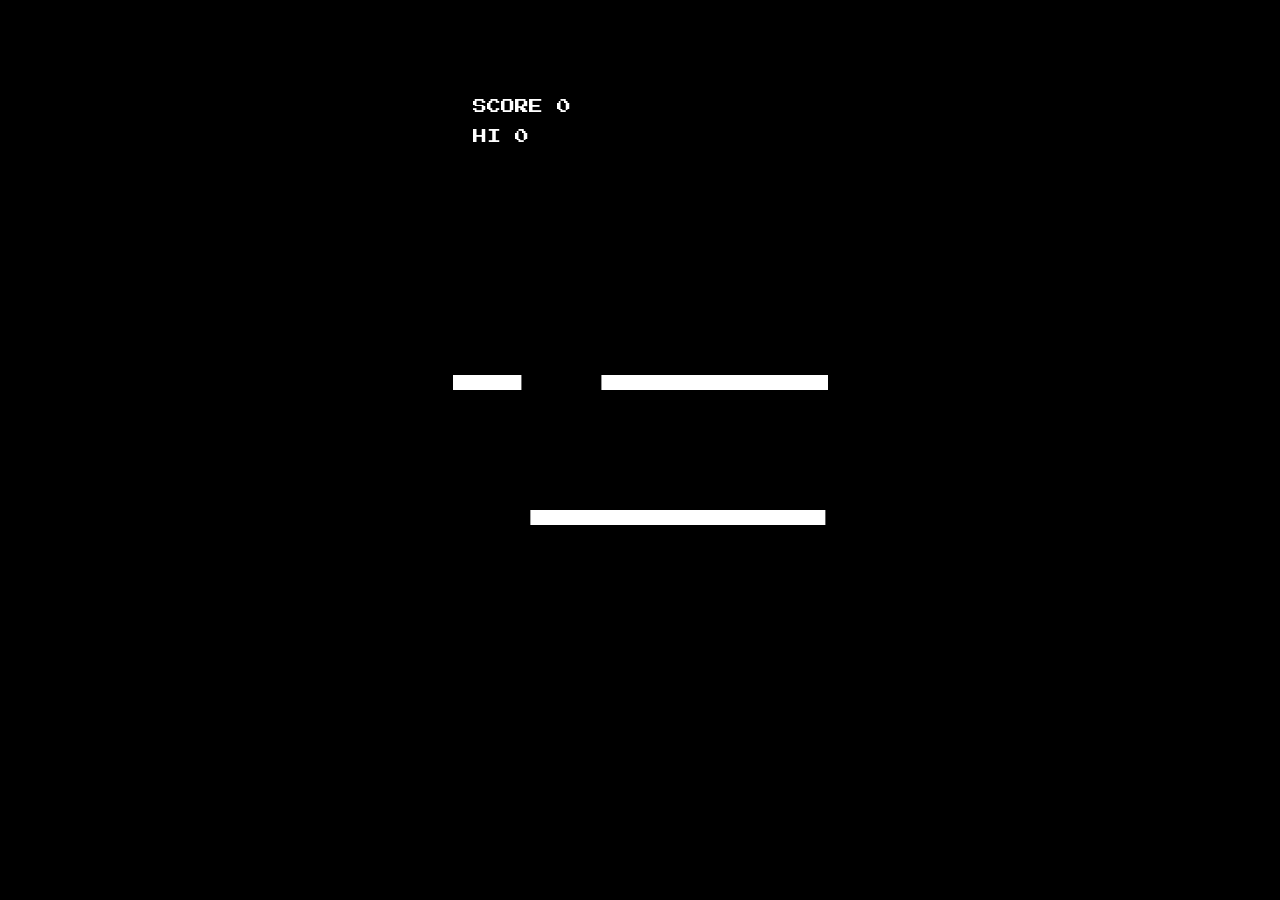
<file: game2.html>
<!DOCTYPE html>
<html lang="en">
<head>
<meta charset="UTF-8">
<meta name="viewport" content="width=device-width, initial-scale=1.0">
<title>Glutton Mode - Brake Down</title>
<!-- Retro font -->
<link href="https://fonts.googleapis.com/css2?family=Press+Start+2P&display=swap" rel="stylesheet">
<style>
  body {
    margin: 0;
    background: black;
    color: white;
    overflow: hidden;
    touch-action: none;
    display: flex;
    justify-content: center;
    align-items: center;
    height: 100vh;
  }
  canvas {
    background: black;
    display: block;
  }
</style>
</head>
<body>
<canvas id="gluttonCanvas" width="375" height="812"></canvas>
<script>
const canvas = document.getElementById('gluttonCanvas');
const ctx = canvas.getContext('2d');
const SCREEN_WIDTH = canvas.width;
const SCREEN_HEIGHT = canvas.height;
const BLACK = "#000";
const WHITE = "#fff";
const BLOCK_COLORS = ["#FF6464","#FFA500","#FFFF00","#64FF64","#00C8FF","#6464FF","#C800FF","#FF3296"];
const HARD_BAR_HEIGHT = 60;
const BAR_HEIGHT = HARD_BAR_HEIGHT / 4;
const BAR_SPACE = HARD_BAR_HEIGHT * 2;
const TOP_BAR_Y = SCREEN_HEIGHT/2 - BAR_SPACE/2 - BAR_HEIGHT;
const BOTTOM_BAR_Y = SCREEN_HEIGHT/2 + BAR_SPACE/2;
const HOLE_WIDTH = 80;
const SLIDE_SPEED = 4.5;
const BLOCK_FALL_SPEED = 2.5;
const SPAWN_INTERVAL = 120;
let score = 0;
let highScore = parseInt(localStorage.getItem('gluttonHighScore')) || 0;
let blocks = [];
let spawnTimer = SPAWN_INTERVAL;
let state = "playing";
let gameOverTimestamp = 0;
const GAME_OVER_DELAY = 500; // ms to ignore inputs after game over
/* ---------- Bars ---------- */
class Bar {
  constructor(y, speed, direction) {
    this.y = y;
    this.speed = speed * direction;
    this.holeX = Math.random() * (SCREEN_WIDTH - HOLE_WIDTH);
  }
  update() {
    this.holeX += this.speed;
    if (this.holeX < 0) this.holeX += SCREEN_WIDTH;
    if (this.holeX > SCREEN_WIDTH) this.holeX -= SCREEN_WIDTH;
  }
  draw() {
    ctx.fillStyle = WHITE;
    ctx.fillRect(0, this.y, SCREEN_WIDTH, BAR_HEIGHT);
    ctx.fillStyle = BLACK;
    ctx.fillRect(this.holeX, this.y, HOLE_WIDTH, BAR_HEIGHT);
    if (this.holeX + HOLE_WIDTH > SCREEN_WIDTH) {
      ctx.fillRect(this.holeX - SCREEN_WIDTH, this.y, HOLE_WIDTH, BAR_HEIGHT);
    }
  }
}
const topBar = new Bar(TOP_BAR_Y, SLIDE_SPEED, 1);
const bottomBar = new Bar(BOTTOM_BAR_Y, SLIDE_SPEED, -1);
/* ---------- Blocks ---------- */
class Block {
  constructor(x) {
    this.x = x;
    this.y = -BAR_HEIGHT;
    this.width = Math.floor(HOLE_WIDTH * 0.45);
    this.height = BAR_HEIGHT;
    this.color = BLOCK_COLORS[Math.floor(Math.random() * BLOCK_COLORS.length)];
    this.scored = false; // Has this block been counted for score
  }
  update() {
    this.y += BLOCK_FALL_SPEED;
  }
  draw() {
    ctx.fillStyle = this.color;
    ctx.fillRect(this.x, this.y, this.width, this.height);
  }
}
function spawnBlock() {
  const w = Math.floor(HOLE_WIDTH * 0.45);
  const x = Math.random() * (SCREEN_WIDTH - w);
  blocks.push(new Block(x));
}
/* ---------- Controls ---------- */
let topBarHold = false;
let bottomBarHold = false;
// Keyboard
document.addEventListener('keydown', e => {
  if(state==="game_over"){
    if (Date.now() - gameOverTimestamp > GAME_OVER_DELAY) {
      resetGame();
    }
    return;
  }
  if(e.key === "w" || e.key === "ArrowUp") topBarHold = true;
  if(e.key === "s" || e.key === "ArrowDown") bottomBarHold = true;
});
document.addEventListener('keyup', e => {
  if(e.key === "w" || e.key === "ArrowUp") topBarHold = false;
  if(e.key === "s" || e.key === "ArrowDown") bottomBarHold = false;
});
// Touch
canvas.addEventListener('touchstart', e => {
  e.preventDefault();
  if (state === "game_over") {
    if (Date.now() - gameOverTimestamp > GAME_OVER_DELAY) {
      resetGame();
    }
    return;
  }
  for (let t of e.touches) {
    const y = t.clientY - canvas.getBoundingClientRect().top;
    if (y < TOP_BAR_Y + BAR_HEIGHT) topBarHold = true;
    if (y > BOTTOM_BAR_Y) bottomBarHold = true;
  }
}, { passive: false });
canvas.addEventListener('touchend', e => {
  e.preventDefault();
  topBarHold = false;
  bottomBarHold = false;
  for (let t of e.touches) {
    const y = t.clientY - canvas.getBoundingClientRect().top;
    if (y < TOP_BAR_Y + BAR_HEIGHT) topBarHold = true;
    if (y > BOTTOM_BAR_Y) bottomBarHold = true;
  }
}, { passive: false });
/* ---------- Collision ---------- */
function blockPassesBar(block, bar) {
  const left = bar.holeX;
  const right = left + HOLE_WIDTH;
  const blockRight = block.x + block.width;
  if (right <= SCREEN_WIDTH) {
    return block.x >= left && blockRight <= right;
  } else {
    return (
      (block.x >= left && blockRight <= SCREEN_WIDTH) ||
      (block.x >= 0 && blockRight <= right - SCREEN_WIDTH)
    );
  }
}
/* ---------- Update ---------- */
function update() {
  if (state !== "playing") return;
  if (!topBarHold) topBar.update();
  if (!bottomBarHold) bottomBar.update();
  spawnTimer--;
  if (spawnTimer <= 0) { spawnBlock(); spawnTimer = SPAWN_INTERVAL; }
  for (let i = blocks.length - 1; i >= 0; i--) {
    const block = blocks[i];
    block.update();
    // ---- SCORING: when block passes bottom bar without touching bars
    if (!block.scored && block.y > BOTTOM_BAR_Y + BAR_HEIGHT) {
      block.scored = true;
      score++;
    }
    // ---- COLLISION: touching bars
    if ((block.y + block.height > topBar.y && block.y < topBar.y + BAR_HEIGHT && !blockPassesBar(block, topBar)) ||
        (block.y + block.height > bottomBar.y && block.y < bottomBar.y + BAR_HEIGHT && !blockPassesBar(block, bottomBar))) {
      state = "game_over";
      gameOverTimestamp = Date.now();
      topBarHold = false;
      bottomBarHold = false;
      // ---- SAVE HIGH SCORE
      if (score > highScore) {
        highScore = score;
        localStorage.setItem('gluttonHighScore', highScore);
      }
    }
    if (block.y > SCREEN_HEIGHT) blocks.splice(i, 1);
  }
}
/* ---------- Draw ---------- */
function draw() {
  ctx.fillStyle = BLACK;
  ctx.fillRect(0, 0, SCREEN_WIDTH, SCREEN_HEIGHT);
  topBar.draw();
  bottomBar.draw();
  blocks.forEach(b => b.draw());
  // Score display
  ctx.fillStyle = WHITE;
  ctx.font = "14px 'Press Start 2P'";
  ctx.textAlign = "left";
  ctx.fillText("SCORE " + score, 20, 70);
  ctx.fillText("HI " + highScore, 20, 100);
  if (state === "game_over") {
    ctx.fillStyle = "rgba(0,0,0,0.6)";
    ctx.fillRect(0,0,SCREEN_WIDTH,SCREEN_HEIGHT);
    ctx.fillStyle = "#FF5050";
    ctx.font = "20px 'Press Start 2P'";
    ctx.textAlign = "center";
    ctx.fillText("GAME OVER", SCREEN_WIDTH/2, SCREEN_HEIGHT/2 - 40);
    ctx.fillStyle = WHITE;
    ctx.font = "14px 'Press Start 2P'";
    ctx.fillText("PRESS ANY KEY", SCREEN_WIDTH/2, SCREEN_HEIGHT/2 + 20);
  }
}
/* ---------- Reset ---------- */
function resetGame() {
  score = 0;
  blocks = [];
  spawnTimer = SPAWN_INTERVAL;
  state = "playing";
  topBar.holeX = Math.random() * (SCREEN_WIDTH - HOLE_WIDTH);
  bottomBar.holeX = Math.random() * (SCREEN_WIDTH - HOLE_WIDTH);
}
/* ---------- Loop ---------- */
function loop() {
  update();
  draw();
  requestAnimationFrame(loop);
}
loop();
</script>
</body>
</html>
</file>
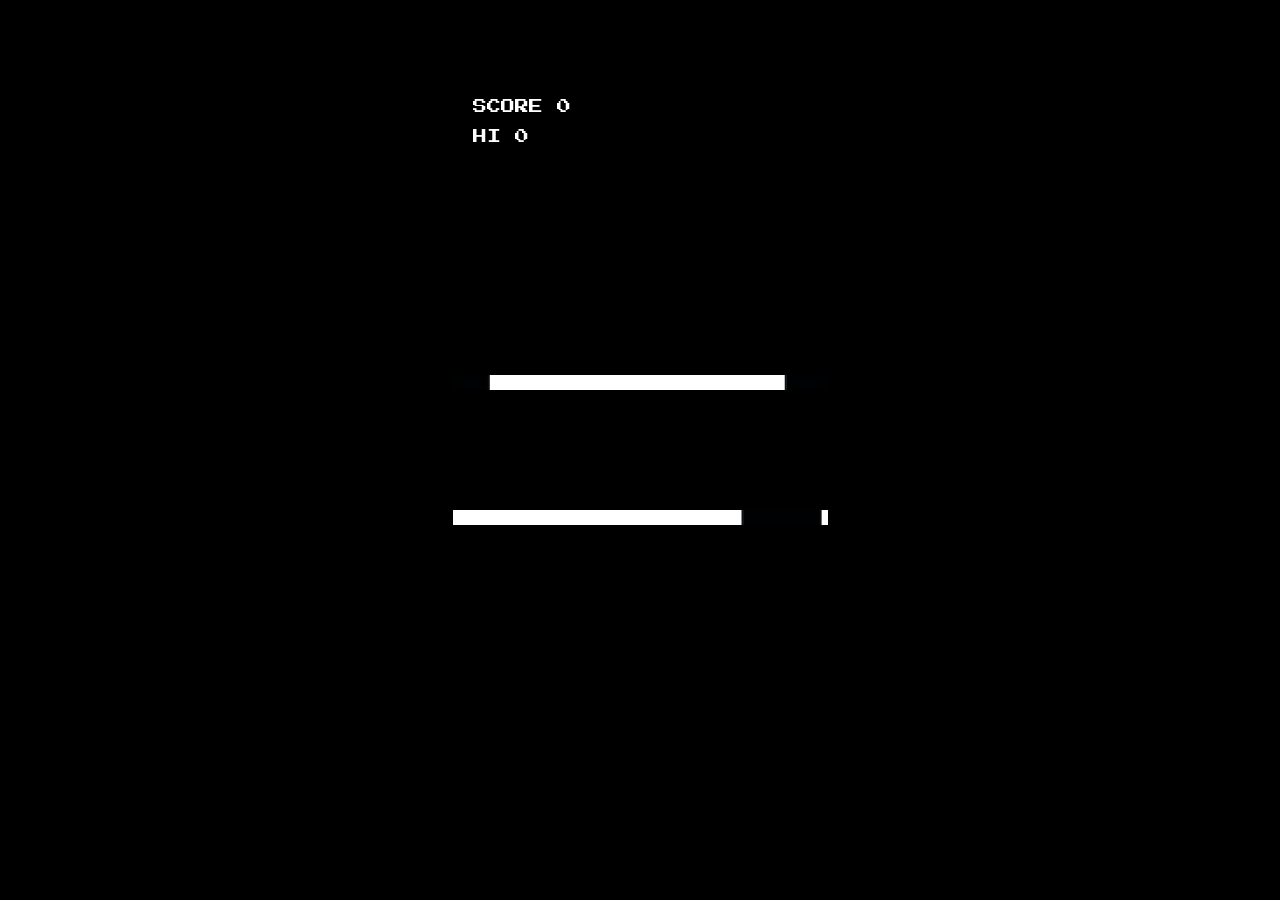
<file: game3.html>
<!DOCTYPE html>
<html lang="en">
<head>
<meta charset="UTF-8">
<meta name="viewport" content="width=device-width, initial-scale=1.0">
<title>Glutton Mode - Brake Down</title>
<!-- Retro font -->
<link href="https://fonts.googleapis.com/css2?family=Press+Start+2P&display=swap" rel="stylesheet">
<style>
  body {
    margin: 0;
    background: black;
    color: white;
    overflow: hidden;
    touch-action: none;
    display: flex;
    justify-content: center;
    align-items: center;
    height: 100vh;
  }
  canvas {
    background: black;
    display: block;
  }
</style>
</head>
<body>
<canvas id="gluttonCanvas" width="375" height="812"></canvas>
<script>
const canvas = document.getElementById('gluttonCanvas');
const ctx = canvas.getContext('2d');
const SCREEN_WIDTH = canvas.width;
const SCREEN_HEIGHT = canvas.height;
const BLACK = "#000";
const WHITE = "#fff";
const BLOCK_COLORS = ["#FF6464","#FFA500","#FFFF00","#64FF64","#00C8FF","#6464FF","#C800FF","#FF3296"];
const HARD_BAR_HEIGHT = 60;
const BAR_HEIGHT = HARD_BAR_HEIGHT / 4;
const BAR_SPACE = HARD_BAR_HEIGHT * 2;
const TOP_BAR_Y = SCREEN_HEIGHT/2 - BAR_SPACE/2 - BAR_HEIGHT;
const BOTTOM_BAR_Y = SCREEN_HEIGHT/2 + BAR_SPACE/2;
const HOLE_WIDTH = 80;
const SLIDE_SPEED = 4.5;
const BLOCK_FALL_SPEED = 2.5;
const SPAWN_INTERVAL = 120;
let score = 0;
let highScore = parseInt(localStorage.getItem('gluttonHighScore')) || 0;
let blocks = [];
let spawnTimer = SPAWN_INTERVAL;
let state = "playing";
let gameOverTimestamp = 0;
const GAME_OVER_DELAY = 500; // ms to ignore inputs after game over

// OPTICAL TRICKS TOGGLE - set to false to disable
const opticalTricks = true;
let time = 0; // for animations

/* ---------- Bars ---------- */
class Bar {
  constructor(y, speed, direction) {
    this.y = y;
    this.speed = speed * direction;
    this.holeX = Math.random() * (SCREEN_WIDTH - HOLE_WIDTH);
  }
  update() {
    this.holeX += this.speed;
    if (this.holeX < 0) this.holeX += SCREEN_WIDTH;
    if (this.holeX > SCREEN_WIDTH) this.holeX -= SCREEN_WIDTH;
  }
  draw() {
    // Main bar
    ctx.fillStyle = WHITE;
    ctx.fillRect(0, this.y, SCREEN_WIDTH, BAR_HEIGHT);

    // Hole with Cornsweet illusion gradient + subtle flicker
    if (opticalTricks) {
      time += 0.016; // approx 60fps delta
      const flickerPhase = Math.sin(time * 0.4) * 0.5 + 0.5; // slow ~0.4 rad/s
      const tint = flickerPhase > 0.5 ? '#001122' : '#220011'; // subtle cyan/magenta

      // Cornsweet gradient: sharp edge contrast makes hole seem deeper/smaller
      const grad = ctx.createLinearGradient(this.holeX, this.y, this.holeX + HOLE_WIDTH, this.y);
      grad.addColorStop(0, BLACK);
      grad.addColorStop(0.02, '#222');   // light edge illusion
      grad.addColorStop(0.03, BLACK);
      grad.addColorStop(0.97, BLACK);
      grad.addColorStop(0.98, '#111');
      grad.addColorStop(1, BLACK);

      ctx.fillStyle = grad;
      ctx.fillRect(this.holeX, this.y, HOLE_WIDTH, BAR_HEIGHT);

      // Overlay faint tint for afterimage potential
      ctx.globalAlpha = 0.08 * flickerPhase;
      ctx.fillStyle = tint;
      ctx.fillRect(this.holeX, this.y, HOLE_WIDTH, BAR_HEIGHT);
      ctx.globalAlpha = 1;
    } else {
      ctx.fillStyle = BLACK;
      ctx.fillRect(this.holeX, this.y, HOLE_WIDTH, BAR_HEIGHT);
    }

    // Wrap-around hole
    if (this.holeX + HOLE_WIDTH > SCREEN_WIDTH) {
      if (opticalTricks) {
        const gradWrap = ctx.createLinearGradient(this.holeX - SCREEN_WIDTH, this.y, this.holeX - SCREEN_WIDTH + HOLE_WIDTH, this.y);
        gradWrap.addColorStop(0, BLACK);
        gradWrap.addColorStop(0.02, '#222');
        gradWrap.addColorStop(0.03, BLACK);
        gradWrap.addColorStop(0.97, BLACK);
        gradWrap.addColorStop(0.98, '#111');
        gradWrap.addColorStop(1, BLACK);
        ctx.fillStyle = gradWrap;
        ctx.fillRect(this.holeX - SCREEN_WIDTH, this.y, HOLE_WIDTH, BAR_HEIGHT);

        ctx.globalAlpha = 0.08 * Math.sin(time * 0.4 + 1); // offset phase
        ctx.fillStyle = '#001122';
        ctx.fillRect(this.holeX - SCREEN_WIDTH, this.y, HOLE_WIDTH, BAR_HEIGHT);
        ctx.globalAlpha = 1;
      } else {
        ctx.fillStyle = BLACK;
        ctx.fillRect(this.holeX - SCREEN_WIDTH, this.y, HOLE_WIDTH, BAR_HEIGHT);
      }
    }
  }
}
const topBar = new Bar(TOP_BAR_Y, SLIDE_SPEED, 1);
const bottomBar = new Bar(BOTTOM_BAR_Y, SLIDE_SPEED, -1);

/* ---------- Blocks ---------- */
class Block {
  constructor(x) {
    this.x = x;
    this.y = -BAR_HEIGHT;
    this.width = Math.floor(HOLE_WIDTH * 0.45);
    this.height = BAR_HEIGHT;
    this.color = BLOCK_COLORS[Math.floor(Math.random() * BLOCK_COLORS.length)];
    this.scored = false;
  }
  update() {
    this.y += BLOCK_FALL_SPEED;
  }
  draw() {
    if (opticalTricks) {
      // Chromatic aberration: offset RGB channels slightly (increases with time/score)
      const aberr = 1 + Math.min(score / 50, 3); // max ~3px offset
      const phase = time * 5 + this.y * 0.01; // animate a bit

      ctx.fillStyle = '#ff0000'; // red offset right
      ctx.fillRect(this.x + aberr * Math.sin(phase), this.y, this.width, this.height);
      ctx.fillStyle = '#00ff00'; // green center
      ctx.fillRect(this.x, this.y, this.width, this.height);
      ctx.fillStyle = '#0000ff'; // blue offset left
      ctx.fillRect(this.x - aberr * Math.cos(phase), this.y, this.width, this.height);

      // Original on top to blend
      ctx.fillStyle = this.color;
      ctx.fillRect(this.x, this.y, this.width, this.height);
    } else {
      ctx.fillStyle = this.color;
      ctx.fillRect(this.x, this.y, this.width, this.height);
    }
  }
}

function spawnBlock() {
  const w = Math.floor(HOLE_WIDTH * 0.45);
  const x = Math.random() * (SCREEN_WIDTH - w);
  blocks.push(new Block(x));
}

/* ---------- Controls ---------- */
// (unchanged from your last version - keyboard + touch)
let topBarHold = false;
let bottomBarHold = false;

document.addEventListener('keydown', e => {
  if(state==="game_over"){
    if (Date.now() - gameOverTimestamp > GAME_OVER_DELAY) {
      resetGame();
    }
    return;
  }
  if(e.key === "w" || e.key === "ArrowUp") topBarHold = true;
  if(e.key === "s" || e.key === "ArrowDown") bottomBarHold = true;
});
document.addEventListener('keyup', e => {
  if(e.key === "w" || e.key === "ArrowUp") topBarHold = false;
  if(e.key === "s" || e.key === "ArrowDown") bottomBarHold = false;
});

canvas.addEventListener('touchstart', e => {
  e.preventDefault();
  if (state === "game_over") {
    if (Date.now() - gameOverTimestamp > GAME_OVER_DELAY) {
      resetGame();
    }
    return;
  }
  for (let t of e.touches) {
    const y = t.clientY - canvas.getBoundingClientRect().top;
    if (y < TOP_BAR_Y + BAR_HEIGHT) topBarHold = true;
    if (y > BOTTOM_BAR_Y) bottomBarHold = true;
  }
}, { passive: false });

canvas.addEventListener('touchend', e => {
  e.preventDefault();
  topBarHold = false;
  bottomBarHold = false;
  for (let t of e.touches) {
    const y = t.clientY - canvas.getBoundingClientRect().top;
    if (y < TOP_BAR_Y + BAR_HEIGHT) topBarHold = true;
    if (y > BOTTOM_BAR_Y) bottomBarHold = true;
  }
}, { passive: false });

/* ---------- Collision (unchanged) ---------- */
function blockPassesBar(block, bar) {
  const left = bar.holeX;
  const right = left + HOLE_WIDTH;
  const blockRight = block.x + block.width;
  if (right <= SCREEN_WIDTH) {
    return block.x >= left && blockRight <= right;
  } else {
    return (
      (block.x >= left && blockRight <= SCREEN_WIDTH) ||
      (block.x >= 0 && blockRight <= right - SCREEN_WIDTH)
    );
  }
}

/* ---------- Update ---------- */
function update() {
  if (state !== "playing") return;
  time += 0.016; // global timer for illusions

  if (!topBarHold) topBar.update();
  if (!bottomBarHold) bottomBar.update();

  spawnTimer--;
  if (spawnTimer <= 0) { spawnBlock(); spawnTimer = SPAWN_INTERVAL; }

  for (let i = blocks.length - 1; i >= 0; i--) {
    const block = blocks[i];
    block.update();

    if (!block.scored && block.y > BOTTOM_BAR_Y + BAR_HEIGHT) {
      block.scored = true;
      score++;
    }

    if ((block.y + block.height > topBar.y && block.y < topBar.y + BAR_HEIGHT && !blockPassesBar(block, topBar)) ||
        (block.y + block.height > bottomBar.y && block.y < bottomBar.y + BAR_HEIGHT && !blockPassesBar(block, bottomBar))) {
      state = "game_over";
      gameOverTimestamp = Date.now();
      topBarHold = false;
      bottomBarHold = false;
      if (score > highScore) {
        highScore = score;
        localStorage.setItem('gluttonHighScore', highScore);
      }
    }

    if (block.y > SCREEN_HEIGHT) blocks.splice(i, 1);
  }
}

/* ---------- Draw ---------- */
function draw() {
  ctx.fillStyle = BLACK;
  ctx.fillRect(0, 0, SCREEN_WIDTH, SCREEN_HEIGHT);

  topBar.draw();
  bottomBar.draw();
  blocks.forEach(b => b.draw());

  // Score display (unchanged)
  ctx.fillStyle = WHITE;
  ctx.font = "14px 'Press Start 2P'";
  ctx.textAlign = "left";
  ctx.fillText("SCORE " + score, 20, 70);
  ctx.fillText("HI " + highScore, 20, 100);

  if (state === "game_over") {
    ctx.fillStyle = "rgba(0,0,0,0.6)";
    ctx.fillRect(0,0,SCREEN_WIDTH,SCREEN_HEIGHT);
    ctx.fillStyle = "#FF5050";
    ctx.font = "20px 'Press Start 2P'";
    ctx.textAlign = "center";
    ctx.fillText("GAME OVER", SCREEN_WIDTH/2, SCREEN_HEIGHT/2 - 40);
    ctx.fillStyle = WHITE;
    ctx.font = "14px 'Press Start 2P'";
    ctx.fillText("PRESS ANY KEY", SCREEN_WIDTH/2, SCREEN_HEIGHT/2 + 20);
  }
}

/* ---------- Reset ---------- */
function resetGame() {
  score = 0;
  blocks = [];
  spawnTimer = SPAWN_INTERVAL;
  state = "playing";
  topBar.holeX = Math.random() * (SCREEN_WIDTH - HOLE_WIDTH);
  bottomBar.holeX = Math.random() * (SCREEN_WIDTH - HOLE_WIDTH);
  time = 0;
}

/* ---------- Loop ---------- */
function loop() {
  update();
  draw();
  requestAnimationFrame(loop);
}
loop();
</script>
</body>
</html>
</file>
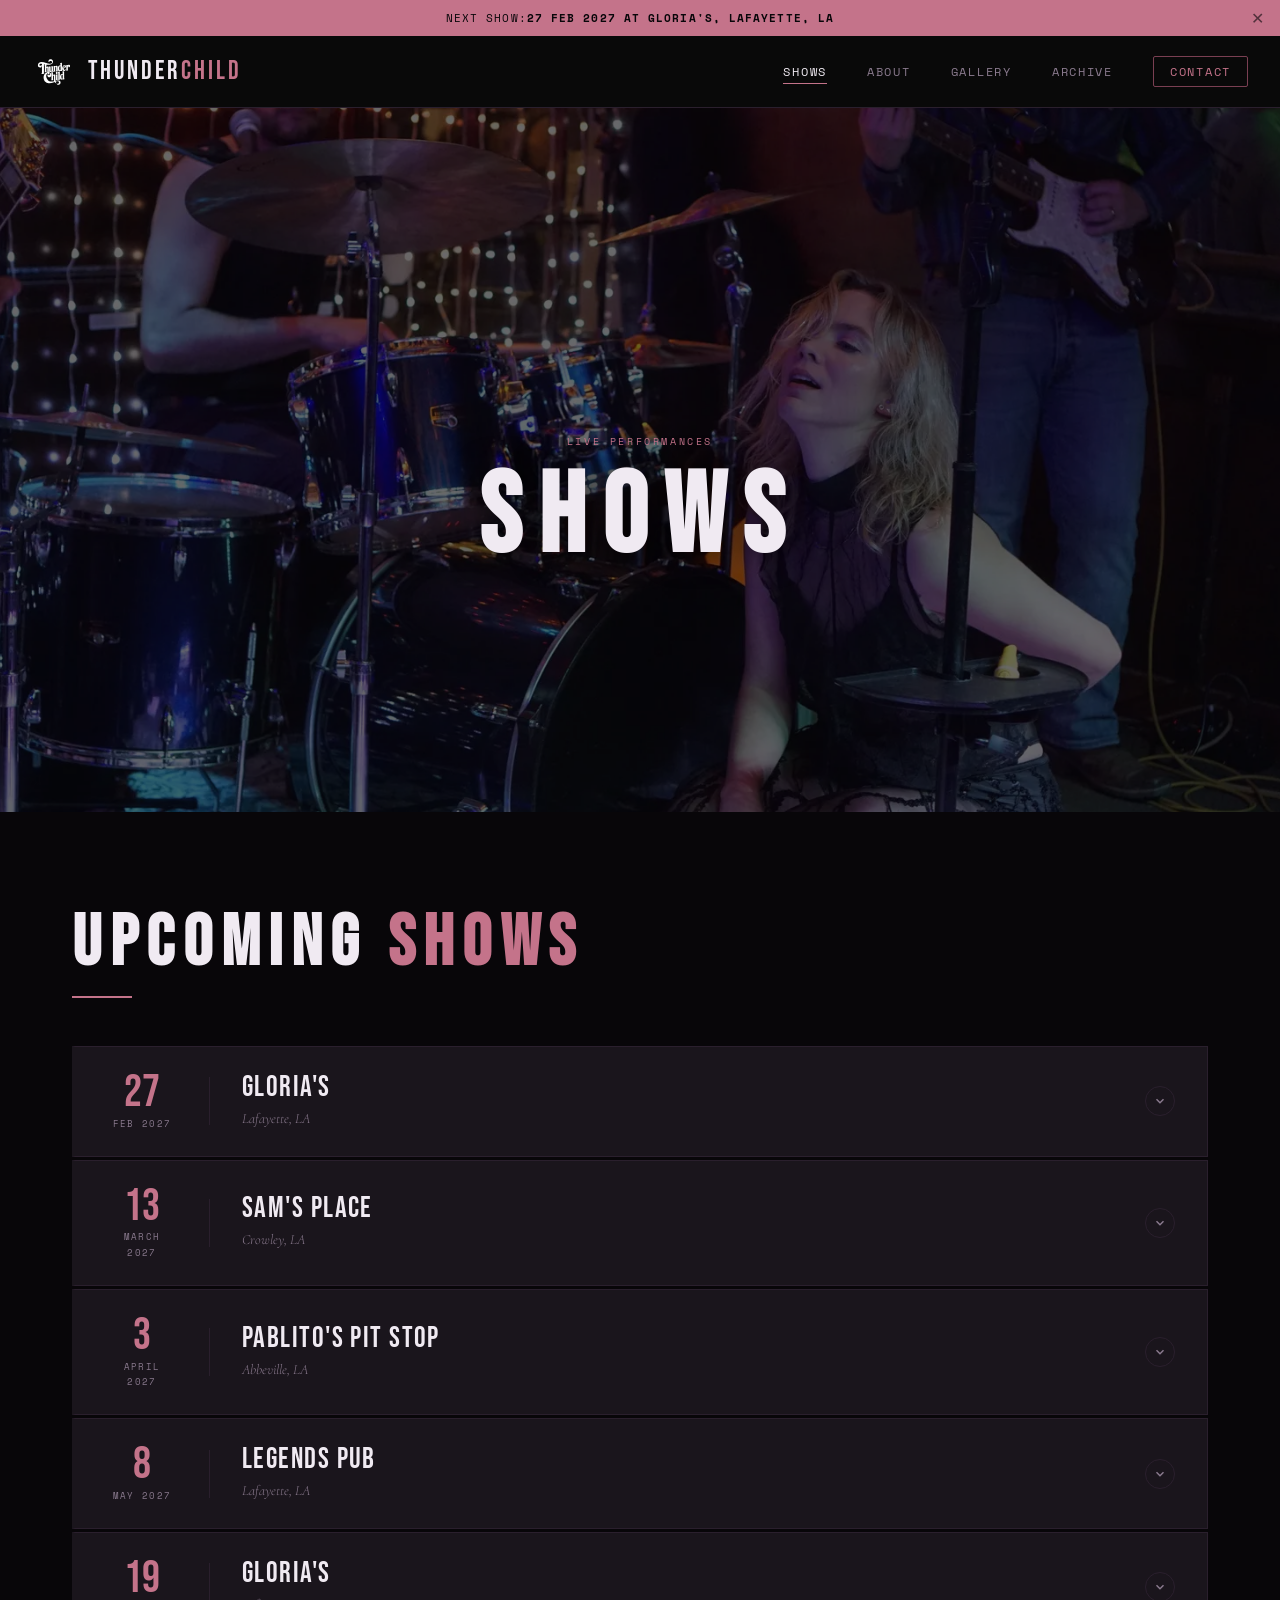
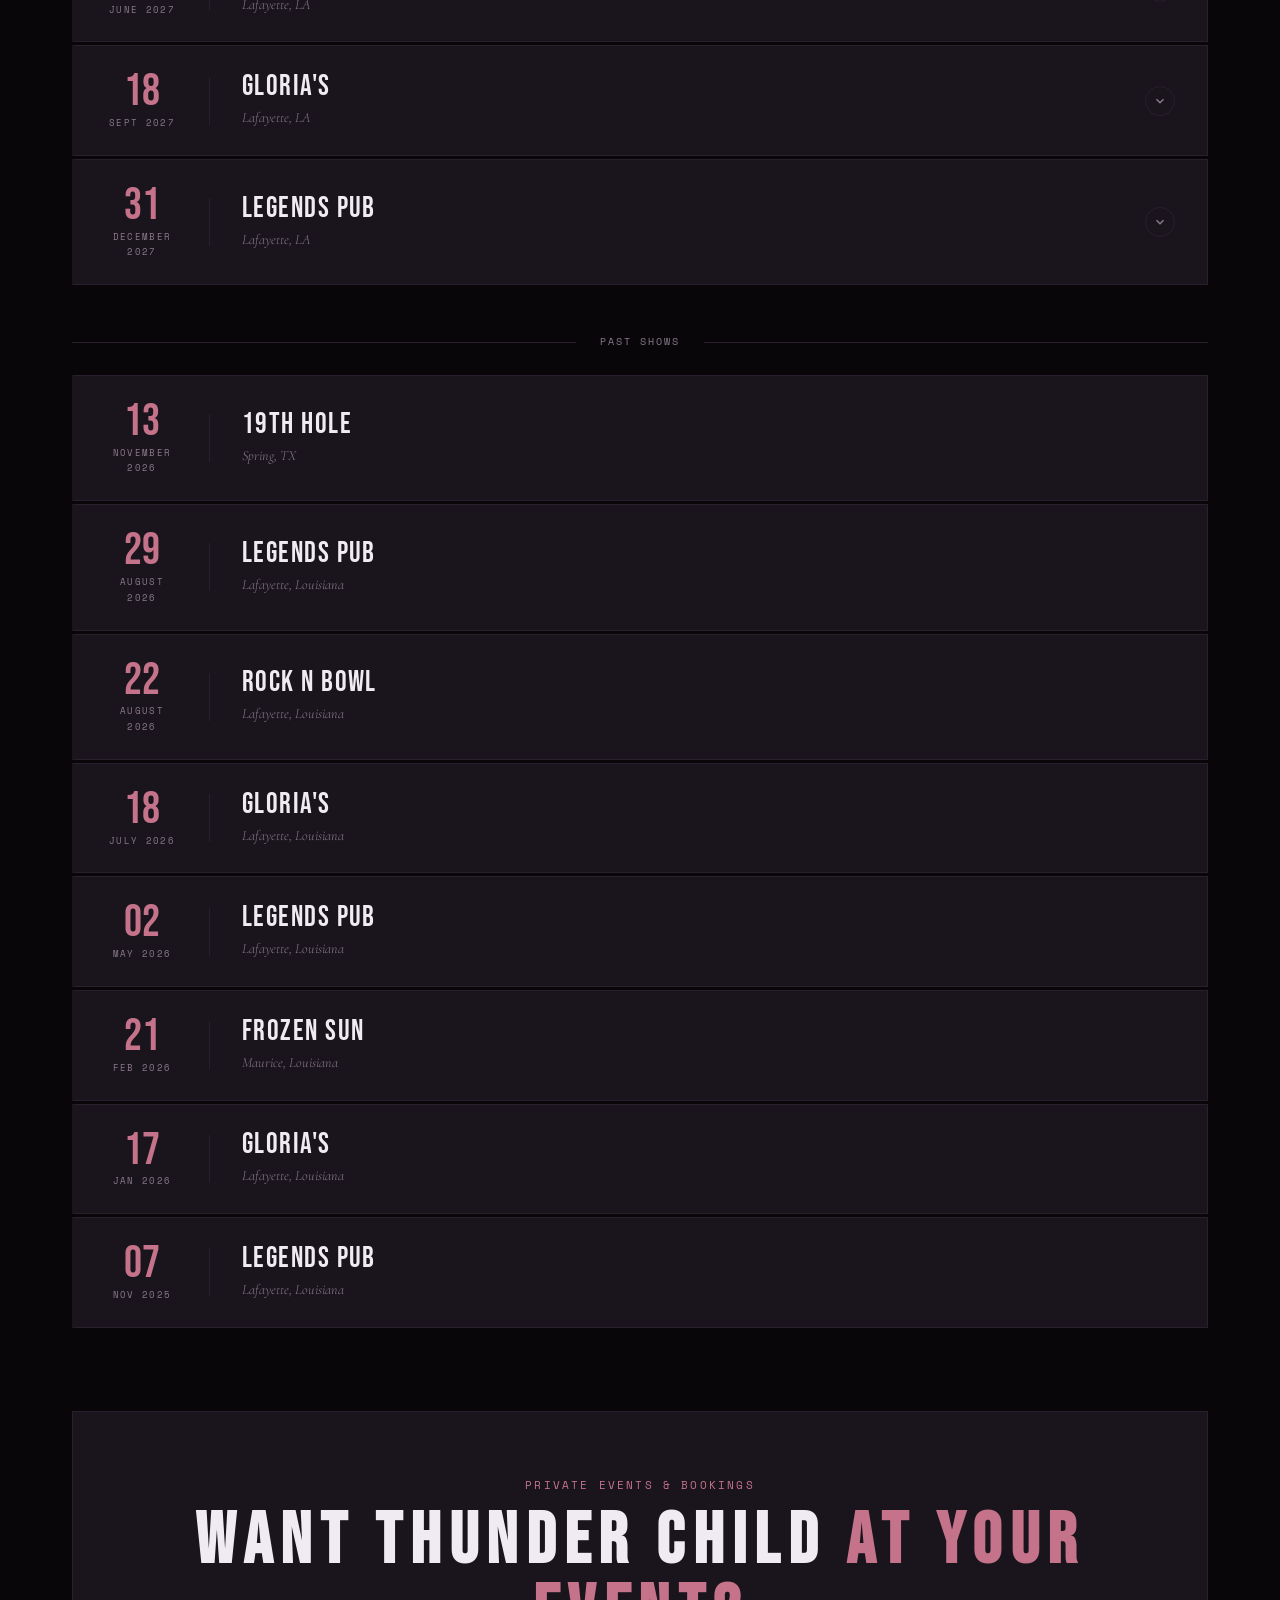
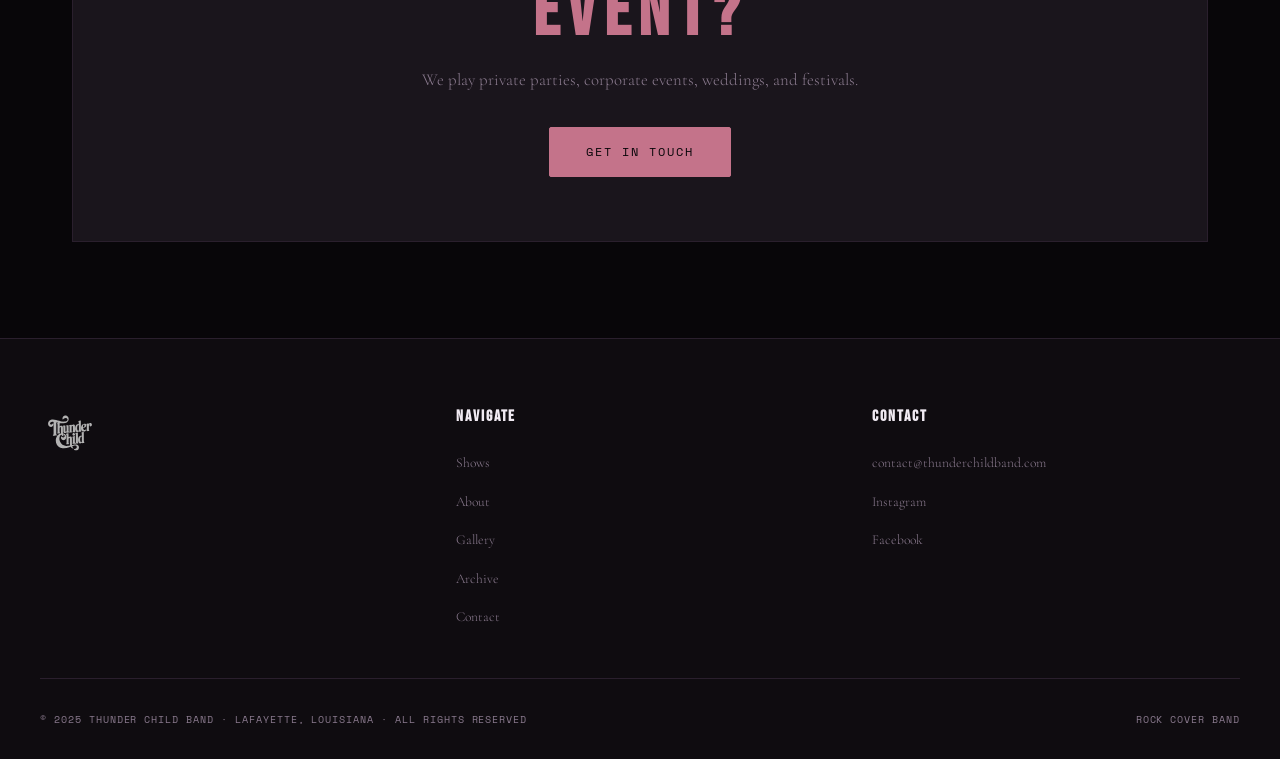
<file: shows.html>
<!DOCTYPE html>
<html lang="en">
<head>
  <meta charset="UTF-8">
  <meta name="viewport" content="width=device-width, initial-scale=1.0">
  <title>Thunder Child — Shows</title>
  <link rel="stylesheet" href="style.css">
  <style>
    .shows-list { display: flex; flex-direction: column; gap: 3px; }

    .show-card {
      background: var(--charcoal);
      border: 1px solid var(--border);
      border-left: 3px solid transparent;
    }
    .show-card:not(.past):hover { border-left-color: var(--gold-dk); }
    .show-card.open { border-left-color: var(--gold); background: var(--deep); }

    /* Header row — always visible, clickable */
    .show-card-header {
      display: flex;
      align-items: center;
      gap: 2rem;
      padding: 1.5rem 2rem;
      cursor: pointer;
      user-select: none;
    }
    .show-card.past .show-card-header { cursor: default; }

    .show-date-block {
      text-align: center;
      flex-shrink: 0;
      width: 70px;
    }
    .show-day {
      font-family: var(--font-display);
      font-size: 2.8rem; line-height: 1; color: var(--gold);
    }
    .show-month-year {
      font-family: var(--font-mono); font-size: 0.58rem;
      letter-spacing: 0.14em; text-transform: uppercase; color: var(--dim);
    }

    .show-divider {
      width: 1px; height: 48px;
      background: var(--border); flex-shrink: 0;
    }

    .show-info-col { flex: 1; min-width: 0; }
    .show-venue {
      font-family: var(--font-display);
      font-size: 1.8rem; letter-spacing: 0.05em;
      white-space: nowrap; overflow: hidden; text-overflow: ellipsis;
    }
    .show-location {
      font-size: 0.88rem; color: var(--dim); font-style: italic;
    }

    .show-toggle-icon {
      width: 30px; height: 30px; flex-shrink: 0;
      border: 1px solid var(--border); border-radius: 50%;
      display: flex; align-items: center; justify-content: center;
      color: var(--dim); margin-left: auto;
      transition: transform 0.3s ease, border-color 0.3s, color 0.3s;
    }
    .show-card.past .show-toggle-icon { visibility: hidden; }
    .show-card.open .show-toggle-icon {
      transform: rotate(180deg);
      border-color: var(--gold); color: var(--gold);
    }

    /* Panel — hidden by default */
    .show-panel { display: none; }
    .show-card.open .show-panel { display: block; }

    .show-panel-inner {
      border-top: 1px solid var(--border);
      padding: 2rem;
      display: flex;
      gap: 2.5rem;
      align-items: flex-start;
    }

    .show-panel-flyer {
      flex-shrink: 0; width: 160px;
    }
    .show-panel-flyer img {
      width: 100%; display: block;
      border: 1px solid var(--border); padding: 6px;
      background: var(--charcoal);
    }

    .show-panel-details { flex: 1; }
    .show-detail-row {
      display: flex; gap: 1rem; margin-bottom: 0.7rem; align-items: baseline;
    }
    .show-detail-label {
      font-family: var(--font-mono); font-size: 0.58rem;
      letter-spacing: 0.15em; text-transform: uppercase;
      color: var(--gold); white-space: nowrap; min-width: 55px; flex-shrink: 0;
    }
    .show-detail-value { font-size: 0.95rem; color: var(--white); }

    .show-panel-actions {
      flex-shrink: 0;
      display: flex; flex-direction: column; gap: 0.75rem; align-items: flex-start;
    }
    .btn-rsvp {
      display: inline-block;
      font-family: var(--font-mono); font-size: 0.68rem;
      letter-spacing: 0.14em; text-transform: uppercase;
      padding: 0.75rem 1.5rem;
      background: var(--gold); color: var(--black);
      border: 1px solid var(--gold); border-radius: 2px;
      font-weight: 700; white-space: nowrap;
      transition: background 0.2s, transform 0.2s;
    }
    .btn-rsvp:hover { background: var(--gold-lt); transform: translateY(-2px); }
    .btn-directions {
      font-family: var(--font-mono); font-size: 0.62rem;
      letter-spacing: 0.12em; text-transform: uppercase;
      color: var(--dim); text-decoration: underline;
      text-underline-offset: 3px;
    }
    .btn-directions:hover { color: var(--gold); }

    /* Past */
    .past-shows-divider {
      display: flex; align-items: center; gap: 1.5rem; margin: 3rem 0 1.5rem;
    }
    .past-shows-divider span {
      font-family: var(--font-mono); font-size: 0.65rem;
      letter-spacing: 0.2em; text-transform: uppercase; color: var(--dim); white-space: nowrap;
    }
    .past-shows-divider::before, .past-shows-divider::after {
      content: ''; flex: 1; height: 1px; background: var(--border);
    }
    .show-card.past { opacity: 0.5; }

    @media (max-width: 600px) {
      .show-card-header { gap: 1rem; padding: 1.2rem; }
      .show-venue { font-size: 1.3rem; }
      .show-panel-inner { flex-direction: column; gap: 1.5rem; }
      .show-panel-flyer { width: 120px; }
    }
    /* Page header slideshow (Ken Burns styles come from style.css) */
    .page-header.has-slideshow {
      /* Height follows screen width so photos are cropped less: tune the 55s */
      min-height: clamp(440px, max(55vw, 55vh), 80vh);
      display: flex; align-items: center; justify-content: center;
    }
    .page-header.has-slideshow .page-header-inner { z-index: 10; }
    /* Keep the upper-middle of each photo (heads, stage) in view when it has to be cropped */
    .page-header.has-slideshow .kb-slide { background-position: center 40%; }
    .page-header.has-slideshow .page-header-title { text-shadow: 0 2px 30px rgba(0,0,0,0.6); }
    @media (prefers-reduced-motion: reduce) {
      .page-header .kb-slide.active { transform: none; }
    }
  </style>
        <!-- Favicon -->
<link rel="icon" href="images/favicon/favicon.ico" type="image/x-icon">
<link rel="icon" href="images/favicon/favicon-32x32.png" type="image/png" sizes="32x32">
<link rel="apple-touch-icon" href="images/favicon/apple-touch-icon.png" sizes="180x180">
<!-- Optional: for Android/Chrome high-res -->
<link rel="icon" href="images/favicon/android-chrome-192x192.png" type="image/png" sizes="192x192">
</head>
<body>

  <div class="announcement-bar" id="announcement-bar"></div>

  <nav class="site-nav" role="navigation">
    <a href="index.html" class="nav-logo">
      <img src="images/tc-new.svg" alt="Thunder Child logo">
      <span class="nav-logo-text">THUNDER<span>CHILD</span></span>
    </a>
    <ul class="nav-links" role="list">
      <li><a href="shows.html">Shows</a></li>
      <li><a href="about.html">About</a></li>
      <li><a href="gallery.html">Gallery</a></li>
      <li><a href="archive.html">Archive</a></li>
      <li><a href="contact.html" class="cta-link">Contact</a></li>
    </ul>
    <button class="nav-toggle" id="nav-toggle" aria-label="Toggle menu"><span></span><span></span><span></span></button>
  </nav>
  <nav class="nav-mobile" id="nav-mobile">
    <a href="shows.html">Shows</a>
    <a href="about.html">About</a>
    <a href="gallery.html">Gallery</a>
    <a href="archive.html">Archive</a>
    <a href="contact.html">Contact</a>
  </nav>

  <header class="page-header has-slideshow">
    <div class="hero-slideshow" id="header-slideshow"></div>
    <div class="hero-overlay"></div>
    <div class="page-header-inner">
      <p class="page-header-subtitle">Live Performances</p>
      <h1 class="page-header-title">SHOWS</h1>
    </div>
  </header>

  <main>
    <div class="section">

      <h2 class="section-title">Upcoming <span>Shows</span></h2>
      <span class="section-line"></span>

      <div class="shows-list">

      

      

          <!-- Feb 27 -->
        <div class="show-card">
          <div class="show-card-header" onclick="toggleShow(this)">
            <div class="show-date-block">
              <div class="show-day">27</div>
              <div class="show-month-year">Feb 2027</div>
            </div>
            <div class="show-divider"></div>
            <div class="show-info-col">
              <div class="show-venue">Gloria's</div>
              <div class="show-location">Lafayette, LA</div>
            </div>
            <div class="show-toggle-icon">
              <svg width="14" height="14" viewBox="0 0 24 24" fill="none" stroke="currentColor" stroke-width="2.5"><polyline points="6 9 12 15 18 9"/></svg>
            </div>
          </div>
          <div class="show-panel">
            <div class="show-panel-inner">
              <div class="show-panel-flyer">
                <img src="https://www.thunderchildband.com/images/glorias.jpg" alt="Gloria's" loading="lazy" decoding="async">
              </div>
              <div class="show-panel-details">
                <div class="show-detail-row"><span class="show-detail-label">Address</span><span class="show-detail-value">106 Merchants Blvd, Lafayette, LA 70508</span></div>
                <div class="show-detail-row"><span class="show-detail-label">Date</span><span class="show-detail-value">Saturday, February 27th 2027</span></div>
                <div class="show-detail-row"><span class="show-detail-label">Time</span><span class="show-detail-value">8:00 PM</span></div>
               <!-- <div class="show-detail-row"><span class="show-detail-label">Cover</span><span class="show-detail-value">$10 over 21 <br>$20 under 21</span></div> -->
              </div>
              <div class="show-panel-actions">
               <!-- <a href="https://www.facebook.com/share/1EkszVFKXm/" class="btn-rsvp" target="_blank" rel="noopener">RSVP on Facebook</a> -->
                <a href="https://maps.app.goo.gl/9iE9EYfbDshADrwR9" class="btn-directions" target="_blank" rel="noopener">Get Directions →</a>
              </div>
            </div>
          </div>
        </div>

                  <!-- March 13 -->
        <div class="show-card">
          <div class="show-card-header" onclick="toggleShow(this)">
            <div class="show-date-block">
              <div class="show-day">13</div>
              <div class="show-month-year">March 2027</div>
            </div>
            <div class="show-divider"></div>
            <div class="show-info-col">
              <div class="show-venue">Sam's Place</div>
              <div class="show-location">Crowley, LA</div>
            </div>
            <div class="show-toggle-icon">
              <svg width="14" height="14" viewBox="0 0 24 24" fill="none" stroke="currentColor" stroke-width="2.5"><polyline points="6 9 12 15 18 9"/></svg>
            </div>
          </div>
          <div class="show-panel">
            <div class="show-panel-inner">
              <div class="show-panel-flyer">
                <img src="https://www.thunderchildband.com/images/samsplace.jpg" alt="Sam's Place" loading="lazy" decoding="async">
              </div>
              <div class="show-panel-details">
                <div class="show-detail-row"><span class="show-detail-label">Address</span><span class="show-detail-value">115 N Parkerson Ave, Crowley, LA 70526</span></div>
                <div class="show-detail-row"><span class="show-detail-label">Date</span><span class="show-detail-value">Saturday, March 13th 2027</span></div>
                <div class="show-detail-row"><span class="show-detail-label">Time</span><span class="show-detail-value">9:00 PM</span></div>
               <!-- <div class="show-detail-row"><span class="show-detail-label">Cover</span><span class="show-detail-value">$10 over 21 <br>$20 under 21</span></div> -->
              </div>
              <div class="show-panel-actions">
               <!-- <a href="https://www.facebook.com/share/1EkszVFKXm/" class="btn-rsvp" target="_blank" rel="noopener">RSVP on Facebook</a> -->
                <a href="https://maps.app.goo.gl/gZzB7ro35S1B4FTw5" class="btn-directions" target="_blank" rel="noopener">Get Directions →</a>
              </div>
            </div>
          </div>
        </div>

        
   <!-- April 3 -->
        <div class="show-card">
          <div class="show-card-header" onclick="toggleShow(this)">
            <div class="show-date-block">
              <div class="show-day">3</div>
              <div class="show-month-year">April 2027</div>
            </div>
            <div class="show-divider"></div>
            <div class="show-info-col">
              <div class="show-venue">Pablito's Pit Stop</div>
              <div class="show-location">Abbeville, LA</div>
            </div>
            <div class="show-toggle-icon">
              <svg width="14" height="14" viewBox="0 0 24 24" fill="none" stroke="currentColor" stroke-width="2.5"><polyline points="6 9 12 15 18 9"/></svg>
            </div>
          </div>
          <div class="show-panel">
            <div class="show-panel-inner">
              <div class="show-panel-flyer">
                <img src="https://www.thunderchildband.com/images/pablitos.jpg" alt="Pablitos" loading="lazy" decoding="async"> 
              </div>
              <div class="show-panel-details">
                <div class="show-detail-row"><span class="show-detail-label">Address</span><span class="show-detail-value">8963 Rue Blanc suite A & B, Abbeville, LA 70510</span></div>
                <div class="show-detail-row"><span class="show-detail-label">Date</span><span class="show-detail-value">Saturday, April 3rd 2027</span></div>
                <div class="show-detail-row"><span class="show-detail-label">Time</span><span class="show-detail-value">8:00 PM</span></div>
               <!-- <div class="show-detail-row"><span class="show-detail-label">Cover</span><span class="show-detail-value">$10 over 21 <br>$20 under 21</span></div> -->
              </div>
              <div class="show-panel-actions">
               <!-- <a href="https://www.facebook.com/share/1EkszVFKXm/" class="btn-rsvp" target="_blank" rel="noopener">RSVP on Facebook</a> -->
                <a href="https://maps.app.goo.gl/53TVF9PLrf1cpLqx8" class="btn-directions" target="_blank" rel="noopener">Get Directions →</a>
              </div>
            </div>
          </div>
        </div>

           <!-- May 8 -->
        <div class="show-card">
          <div class="show-card-header" onclick="toggleShow(this)">
            <div class="show-date-block">
              <div class="show-day">8</div>
              <div class="show-month-year">May 2027</div>
            </div>
            <div class="show-divider"></div>
            <div class="show-info-col">
              <div class="show-venue">Legends Pub</div>
              <div class="show-location">Lafayette, LA</div>
            </div>
            <div class="show-toggle-icon">
              <svg width="14" height="14" viewBox="0 0 24 24" fill="none" stroke="currentColor" stroke-width="2.5"><polyline points="6 9 12 15 18 9"/></svg>
            </div>
          </div>
          <div class="show-panel">
            <div class="show-panel-inner">
              <div class="show-panel-flyer">
                <img src="https://www.thunderchildband.com/images/legendspub.png" alt="Legends Pub" loading="lazy" decoding="async"> 
              </div>
              <div class="show-panel-details">
                <div class="show-detail-row"><span class="show-detail-label">Address</span><span class="show-detail-value">104 Republic Ave, Lafayette, LA 70508</span></div>
                <div class="show-detail-row"><span class="show-detail-label">Date</span><span class="show-detail-value">Saturday, May 8th, 2027</span></div>
                <div class="show-detail-row"><span class="show-detail-label">Time</span><span class="show-detail-value">9:00 PM</span></div>
               <!-- <div class="show-detail-row"><span class="show-detail-label">Cover</span><span class="show-detail-value">$10 over 21 <br>$20 under 21</span></div> -->
              </div>
              <div class="show-panel-actions">
               <!-- <a href="https://www.facebook.com/share/1EkszVFKXm/" class="btn-rsvp" target="_blank" rel="noopener">RSVP on Facebook</a> -->
                <a href="https://maps.app.goo.gl/53TVF9PLrf1cpLqx8" class="btn-directions" target="_blank" rel="noopener">Get Directions →</a>
              </div>
            </div>
          </div>
        </div>
        
        
  <!-- June 19th -->
        <div class="show-card">
          <div class="show-card-header" onclick="toggleShow(this)">
            <div class="show-date-block">
              <div class="show-day">19</div>
              <div class="show-month-year">June 2027</div>
            </div>
            <div class="show-divider"></div>
            <div class="show-info-col">
              <div class="show-venue">Gloria's</div>
              <div class="show-location">Lafayette, LA</div>
            </div>
            <div class="show-toggle-icon">
              <svg width="14" height="14" viewBox="0 0 24 24" fill="none" stroke="currentColor" stroke-width="2.5"><polyline points="6 9 12 15 18 9"/></svg>
            </div>
          </div>
          <div class="show-panel">
            <div class="show-panel-inner">
              <div class="show-panel-flyer">
                <img src="https://www.thunderchildband.com/images/glorias.jpg" alt="Gloria's" loading="lazy" decoding="async">
              </div>
              <div class="show-panel-details">
                <div class="show-detail-row"><span class="show-detail-label">Address</span><span class="show-detail-value">106 Merchants Blvd, Lafayette, LA 70508</span></div>
                <div class="show-detail-row"><span class="show-detail-label">Date</span><span class="show-detail-value">Saturday, June 19th 2027</span></div>
                <div class="show-detail-row"><span class="show-detail-label">Time</span><span class="show-detail-value">8:00 PM</span></div>
               <!-- <div class="show-detail-row"><span class="show-detail-label">Cover</span><span class="show-detail-value">$10 over 21 <br>$20 under 21</span></div> -->
              </div>
              <div class="show-panel-actions">
               <!-- <a href="https://www.facebook.com/share/1EkszVFKXm/" class="btn-rsvp" target="_blank" rel="noopener">RSVP on Facebook</a> -->
                <a href="https://maps.app.goo.gl/9iE9EYfbDshADrwR9" class="btn-directions" target="_blank" rel="noopener">Get Directions →</a>
              </div>
            </div>
          </div>
        </div>

  <!-- Sept 18th -->
        <div class="show-card">
          <div class="show-card-header" onclick="toggleShow(this)">
            <div class="show-date-block">
              <div class="show-day">18</div>
              <div class="show-month-year">Sept 2027</div>
            </div>
            <div class="show-divider"></div>
            <div class="show-info-col">
              <div class="show-venue">Gloria's</div>
              <div class="show-location">Lafayette, LA</div>
            </div>
            <div class="show-toggle-icon">
              <svg width="14" height="14" viewBox="0 0 24 24" fill="none" stroke="currentColor" stroke-width="2.5"><polyline points="6 9 12 15 18 9"/></svg>
            </div>
          </div>
          <div class="show-panel">
            <div class="show-panel-inner">
              <div class="show-panel-flyer">
                <img src="https://www.thunderchildband.com/images/glorias.jpg" alt="Gloria's" loading="lazy" decoding="async">
              </div>
              <div class="show-panel-details">
                <div class="show-detail-row"><span class="show-detail-label">Address</span><span class="show-detail-value">106 Merchants Blvd, Lafayette, LA 70508</span></div>
                <div class="show-detail-row"><span class="show-detail-label">Date</span><span class="show-detail-value">Saturday, September 18th 2027</span></div>
                <div class="show-detail-row"><span class="show-detail-label">Time</span><span class="show-detail-value">8:00 PM</span></div>
               <!-- <div class="show-detail-row"><span class="show-detail-label">Cover</span><span class="show-detail-value">$10 over 21 <br>$20 under 21</span></div> -->
              </div>
              <div class="show-panel-actions">
               <!-- <a href="https://www.facebook.com/share/1EkszVFKXm/" class="btn-rsvp" target="_blank" rel="noopener">RSVP on Facebook</a> -->
                <a href="https://maps.app.goo.gl/9iE9EYfbDshADrwR9" class="btn-directions" target="_blank" rel="noopener">Get Directions →</a>
              </div>
            </div>
          </div>
        </div>

                   <!-- December 31 -->
        <div class="show-card">
          <div class="show-card-header" onclick="toggleShow(this)">
            <div class="show-date-block">
              <div class="show-day">31</div>
              <div class="show-month-year">December 2027</div>
            </div>
            <div class="show-divider"></div>
            <div class="show-info-col">
              <div class="show-venue">Legends Pub</div>
              <div class="show-location">Lafayette, LA</div>
            </div>
            <div class="show-toggle-icon">
              <svg width="14" height="14" viewBox="0 0 24 24" fill="none" stroke="currentColor" stroke-width="2.5"><polyline points="6 9 12 15 18 9"/></svg>
            </div>
          </div>
          <div class="show-panel">
            <div class="show-panel-inner">
              <div class="show-panel-flyer">
                <img src="https://www.thunderchildband.com/images/legendspub.png" alt="Legends Pub" loading="lazy" decoding="async"> 
              </div>
              <div class="show-panel-details">
                <div class="show-detail-row"><span class="show-detail-label">Address</span><span class="show-detail-value">104 Republic Ave, Lafayette, LA 70508</span></div>
                <div class="show-detail-row"><span class="show-detail-label">Date</span><span class="show-detail-value">Friday, December 31st, 2027</span></div>
                <div class="show-detail-row"><span class="show-detail-label">Time</span><span class="show-detail-value">9:00 PM</span></div>
               <!-- <div class="show-detail-row"><span class="show-detail-label">Cover</span><span class="show-detail-value">$10 over 21 <br>$20 under 21</span></div> -->
              </div>
              <div class="show-panel-actions">
               <!-- <a href="https://www.facebook.com/share/1EkszVFKXm/" class="btn-rsvp" target="_blank" rel="noopener">RSVP on Facebook</a> -->
                <a href="https://maps.app.goo.gl/53TVF9PLrf1cpLqx8" class="btn-directions" target="_blank" rel="noopener">Get Directions →</a>
              </div>
            </div>
          </div>
        </div>
        
        
      </div>

      <div class="past-shows-divider"><span>Past Shows</span></div>

                <div class="shows-list">
         <div class="show-card past">
          <div class="show-card-header">
            <div class="show-date-block"><div class="show-day">13</div><div class="show-month-year">November 2026</div></div>
            <div class="show-divider"></div>
            <div class="show-info-col"><div class="show-venue">19th Hole</div><div class="show-location">Spring, TX</div></div>
            <div class="show-toggle-icon"></div>
          </div>
        </div>
          <div class="shows-list">
         <div class="show-card past">
          <div class="show-card-header">
            <div class="show-date-block"><div class="show-day">29</div><div class="show-month-year">August 2026</div></div>
            <div class="show-divider"></div>
            <div class="show-info-col"><div class="show-venue">Legends Pub</div><div class="show-location">Lafayette, Louisiana</div></div>
            <div class="show-toggle-icon"></div>
          </div>
        </div>
    <div class="shows-list">
         <div class="show-card past">
          <div class="show-card-header">
            <div class="show-date-block"><div class="show-day">22</div><div class="show-month-year">August 2026</div></div>
            <div class="show-divider"></div>
            <div class="show-info-col"><div class="show-venue">Rock N Bowl</div><div class="show-location">Lafayette, Louisiana</div></div>
            <div class="show-toggle-icon"></div>
          </div>
        </div>
      <div class="shows-list">
         <div class="show-card past">
          <div class="show-card-header">
            <div class="show-date-block"><div class="show-day">18</div><div class="show-month-year">July 2026</div></div>
            <div class="show-divider"></div>
            <div class="show-info-col"><div class="show-venue">Gloria's</div><div class="show-location">Lafayette, Louisiana</div></div>
            <div class="show-toggle-icon"></div>
          </div>
        </div>
        <div class="show-card past">
          <div class="show-card-header">
            <div class="show-date-block"><div class="show-day">02</div><div class="show-month-year">May 2026</div></div>
            <div class="show-divider"></div>
            <div class="show-info-col"><div class="show-venue">Legends Pub</div><div class="show-location">Lafayette, Louisiana</div></div>
            <div class="show-toggle-icon"></div>
          </div>
        </div>
        <div class="show-card past">
          <div class="show-card-header">
            <div class="show-date-block"><div class="show-day">21</div><div class="show-month-year">Feb 2026</div></div>
            <div class="show-divider"></div>
            <div class="show-info-col"><div class="show-venue">Frozen Sun</div><div class="show-location">Maurice, Louisiana</div></div>
            <div class="show-toggle-icon"></div>
          </div>
        </div>
        <div class="show-card past">
          <div class="show-card-header">
            <div class="show-date-block"><div class="show-day">17</div><div class="show-month-year">Jan 2026</div></div>
            <div class="show-divider"></div>
            <div class="show-info-col"><div class="show-venue">Gloria's</div><div class="show-location">Lafayette, Louisiana</div></div>
            <div class="show-toggle-icon"></div>
          </div>
        </div>
        <div class="show-card past">
          <div class="show-card-header">
            <div class="show-date-block"><div class="show-day">07</div><div class="show-month-year">Nov 2025</div></div>
            <div class="show-divider"></div>
            <div class="show-info-col"><div class="show-venue">Legends Pub</div><div class="show-location">Lafayette, Louisiana</div></div>
            <div class="show-toggle-icon"></div>
          </div>
        </div>
      </div>

      <div style="margin-top:5rem;text-align:center;padding:4rem 2rem;background:var(--charcoal);border:1px solid var(--border);">
        <p class="section-subtitle">Private Events &amp; Bookings</p>
        <h2 class="section-title" style="margin-bottom:1rem;">Want Thunder Child <span>at your event?</span></h2>
        <p style="color:var(--dim);max-width:500px;margin:0 auto 2rem;font-size:1.05rem;">We play private parties, corporate events, weddings, and festivals.</p>
        <a href="contact.html" class="btn btn-gold">Get in Touch</a>
      </div>

    </div>
  </main>

  <footer class="site-footer">
    <div class="footer-inner">
      <div>
        <img src="images/tc-new.svg" alt="Thunder Child" class="footer-brand-logo">
        
      </div>
      <div>
        <h4 class="footer-col-title">Navigate</h4>
        <ul class="footer-links">
          <li><a href="shows.html">Shows</a></li>
          <li><a href="about.html">About</a></li>
          <li><a href="gallery.html">Gallery</a></li>
          <li><a href="archive.html">Archive</a></li>
          <li><a href="contact.html">Contact</a></li>
        </ul>
      </div>
      <div>
        <h4 class="footer-col-title">Contact</h4>
        <ul class="footer-links">
          <li><a href="mailto:contact@thunderchildband.com">contact@thunderchildband.com</a></li>
          <li><a href="https://instagram.com/thunderchildband" target="_blank" rel="noopener">Instagram</a></li>
          <li><a href="https://facebook.com/thunderchildbandLA" target="_blank" rel="noopener">Facebook</a></li>
        </ul>
      </div>
    </div>
    <div class="footer-bottom">
      <span>© 2025 Thunder Child Band · Lafayette, Louisiana · All Rights Reserved</span>
      <span>Rock Cover Band</span>
    </div>
  </footer>

  <script>
    // ================================================================
    // PAGE HEADER SLIDESHOW (Ken Burns, shuffled each visit)
    // To add a photo, add its name on a new line (no .JPG, no -1600).
    // Every line ends with a comma. Wide (landscape) photos work best here.
    // ================================================================
    const HEADER_PHOTOS = [
        "DSC6445",
        "TC_19thHole_111326_189",
        "TC_19thHole_111326_26",
        "TC_19thHole_111326_267",
        "TC_Legends050226_14",
        "TC_19thHole_111326_35",
        "TC_Legends050226_15",
        "TC_19thHole_111326_314",
        "TC_Legends050226_16",
        "TC_Legends050226_19",
        "TC_19thHole_111326_491",
        "TC_Legends050226_21",
        "TC_19thHole_111326_103",
        "TC_19thHole_111326_179",
        "DSC6484",
        "DSC3582",
        "TC_19thHole_111326_778",
        "DSC3224",
        "TC_19thHole_111326_675",
        "DSC3171",
        "DSC2806",
        "TC_19thHole_111326_798",
        "DSC2815",
        "TC_19thHole_111326_912",
        "abifrozn2",
        "DSC2965",
        "TC_19thHole_111326_950",
        "DSC2927"
    ];

    (function () {
      const container = document.getElementById('header-slideshow');
      if (!container || !HEADER_PHOTOS.length) return;

      // shuffle (Fisher-Yates)
      const names = HEADER_PHOTOS.slice();
      for (let i = names.length - 1; i > 0; i--) {
        const j = Math.floor(Math.random() * (i + 1));
        [names[i], names[j]] = [names[j], names[i]];
      }

      const size = window.matchMedia('(max-width: 768px)').matches ? 900 : 1600;
      const slides = names.map(name => {
        const s = document.createElement('div');
        s.className = 'kb-slide';
        s.dataset.src = 'images/' + name + '-' + size + '.webp';
        container.appendChild(s);
        return s;
      });

      function loadSlide(s) {
        if (s && s.dataset.src) {
          s.style.backgroundImage = 'url(' + s.dataset.src + ')';
          delete s.dataset.src;
        }
      }

      let index = 0;
      function showNext() {
        slides.forEach(s => s.classList.remove('active'));
        loadSlide(slides[index]);
        slides[index].classList.add('active');
        loadSlide(slides[(index + 1) % slides.length]);   // buffer: only the next photo
        index = (index + 1) % slides.length;
      }
      showNext();
      if (slides.length > 1) setInterval(showNext, 8000);
    })();
  </script>

  <script src="shows-data.js"></script>
  <script src="nav.js"></script>
  <script>
    function toggleShow(header) {
      var panel = header.nextElementSibling;
      var chevron = header.querySelector('.show-toggle-icon');
      var isOpen = panel.style.display === 'block';
      // Close all panels
      document.querySelectorAll('.show-panel').forEach(function(p) { p.style.display = 'none'; });
      document.querySelectorAll('.show-toggle-icon').forEach(function(i) { i.style.transform = ''; i.style.borderColor = ''; i.style.color = ''; });
      // Open this one if it was closed
      if (!isOpen) {
        panel.style.display = 'block';
        chevron.style.transform = 'rotate(180deg)';
        chevron.style.borderColor = '#c4738a';
        chevron.style.color = '#c4738a';
      }
    }
  </script>
</body>
</html>
</file>
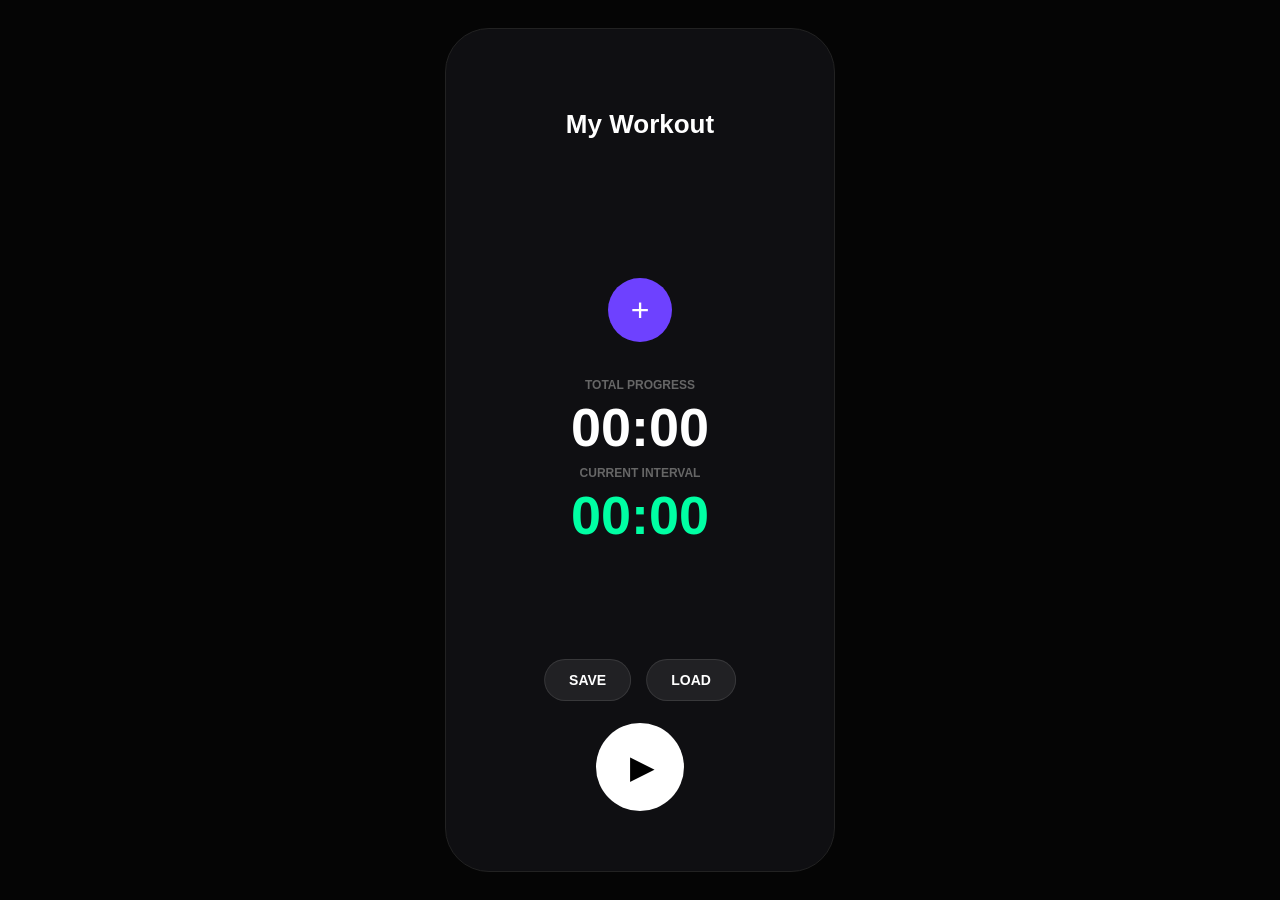
<file: timer.html>
<!DOCTYPE html>
<html lang="en">
<head>
<meta charset="UTF-8" />
<meta name="viewport" content="width=device-width, initial-scale=1.0"/>
<title>Pro Workout Timer</title>
<style>
* { box-sizing: border-box; }
body {
  margin: 0;
  font-family: -apple-system, BlinkMacSystemFont, "SF Pro Display", "Segoe UI", Roboto, sans-serif;
  background: #050505; color: white;
  height: 100vh; display: flex; justify-content: center; align-items: center;
}
.phone {
  width: 390px; height: 844px;
  background: #0f0f12; border-radius: 44px;
  overflow: hidden; position: relative;
  display: flex; flex-direction: column;
  padding-top: 80px; border: 1px solid #222;
}
h1 { text-align:center; margin:0 0 16px; font-size:26px; font-weight:700; color: #fff; }

.timeline-wrapper {
  width: 100%; overflow-x: auto; overflow-y: hidden;
  -webkit-overflow-scrolling: touch; padding: 10px 20px;
  height: 110px; scroll-padding: 0 20px;
}
#timeline { 
  display: flex; align-items: center; gap: 12px;
  min-width: 100%; justify-content: center;
}
#timeline.scrollable { justify-content: flex-start; }

.block {
  height: 70px; border-radius:18px; font-size:18px; font-weight:700;
  display:flex; align-items:center; justify-content:center; flex-shrink:0;
  background: rgba(255,255,255,0.05); border: 1px solid rgba(255,255,255,0.1);
  color: rgba(255,255,255,0.7); transition: transform 0.2s;
}
.block.active { border-color: #00ffa3; background: rgba(0,255,163,0.1); color: #00ffa3; transform: scale(1.05); }
.block.completed { opacity: 0.1; filter: grayscale(1); }

.add-row { padding:12px; text-align:center; }
.add-btn {
  width:64px; height:64px; border-radius:50%;
  background: #6e41ff; border:none; font-size:32px; color: white;
  cursor:pointer; display:inline-flex; align-items:center; justify-content:center;
}

#countdowns { text-align:center; margin-top:24px; }
.timer-label { font-size:12px; font-weight:600; text-transform: uppercase; color: #666; margin-bottom:4px; }
.timer-value { font-size:54px; font-weight:700; margin-bottom: 8px; font-variant-numeric: tabular-nums; }
#intervalTime { color: #00ffa3; }
#activeExerciseLabel { font-size: 22px; font-weight: 600; color: #fff; height: 32px; margin-top: 8px; letter-spacing: 0.5px; }

#playBtn {
  position:absolute; bottom:60px; left:50%; transform:translateX(-50%);
  width:88px; height:88px; border-radius:50%; border:none;
  background: #fff; color: #000; font-size:32px; 
  cursor:pointer; display: flex; align-items: center; justify-content: center;
}
#playBtn span { padding-left: 4px; }

#saveLoadWrapper { position:absolute; bottom:170px; left:50%; transform:translateX(-50%); gap:15px; display:flex; }
.text-btn { 
    padding: 12px 24px; border-radius: 30px; border:none; font-size:14px; 
    font-weight: 700; text-transform: uppercase; color:white; cursor:pointer; 
    background: rgba(255,255,255,0.08); border: 1px solid rgba(255,255,255,0.1);
}

#pickerModal, #loadModal {
  position:absolute; inset:0; display:none; background: rgba(0,0,0,0.85); 
  z-index:1000; flex-direction:column; justify-content:flex-end; backdrop-filter: blur(10px);
}
.picker-content, .load-content {
  background:#1a1a1e; border-top-left-radius:32px; border-top-right-radius:32px;
  padding:24px 20px 44px; border-top: 1px solid #333;
}
#wheelWrapper { position:relative; height:220px; overflow:hidden; }
#wheel { height:220px; overflow-y:scroll; scroll-snap-type:y mandatory; -webkit-overflow-scrolling: touch; }
.wheel-item { height:55px; display:flex; align-items:center; justify-content:center; font-size:28px; font-weight:600; scroll-snap-align:center; color:#444; transition: 0.2s; }
.selector { position:absolute; top:82.5px; left:0; right:0; height:55px; border-top:1px solid #444; border-bottom:1px solid #444; pointer-events:none; }

.input-section { margin-top: 30px; padding-top: 20px; border-top: 1px solid rgba(255,255,255,0.05); }
.label-input {
    width: 100%; background: rgba(255,255,255,0.03); border: 1px solid rgba(255,255,255,0.1); border-radius: 16px;
    padding: 18px; color: white; font-size: 16px; outline: none; text-align: center; transition: border-color 0.2s;
}
.label-input:focus { border-color: #6e41ff; background: rgba(110, 65, 255, 0.05); }
.label-input::placeholder { color: #555; }

.circle-btn { width:54px; height:54px; border-radius:50%; border:none; font-size:22px; color:white; cursor:pointer; display: flex; align-items:center; justify-content: center; background: rgba(255,255,255,0.08); }
.load-item-container { display: flex; align-items: center; gap: 10px; margin: 8px 0; }
.load-item { flex-grow: 1; padding: 16px; background: rgba(255,255,255,0.05); border-radius: 16px; cursor: pointer; }
.load-delete-btn { background: rgba(255,69,58,0.1); color: #ff453a; width: 50px; height: 50px; border-radius: 16px; border: none; }
</style>
</head>
<body>

<div class="phone">
  <h1 id="routineHeader">My Workout</h1>
  <div class="timeline-wrapper" id="wrapper"><div id="timeline"></div></div>
  <div class="add-row"><div class="add-btn" onclick="openPicker(null)">+</div></div>
  
  <div id="countdowns">
    <div class="timer-label">Total Progress</div>
    <div id="totalTime" class="timer-value">00:00</div>
    <div class="timer-label">Current Interval</div>
    <div id="intervalTime" class="timer-value">00:00</div>
    <div id="activeExerciseLabel"></div>
  </div>

  <div id="saveLoadWrapper">
    <button class="text-btn" onclick="saveRoutine()">Save</button>
    <button class="text-btn" onclick="openLoadModal()">Load</button>
  </div>

  <button id="playBtn" onclick="togglePlay()"><span>▶</span></button>

  <div id="pickerModal">
    <div class="picker-content">
      <div id="wheelWrapper"><div id="wheel"></div><div class="selector"></div></div>
      <div class="input-section"><input type="text" id="exerciseLabelInput" class="label-input" placeholder="Exercise Name (optional)"></div>
      <div style="display:flex; justify-content:space-around; margin-top:28px;">
        <button class="circle-btn" id="deleteBtn" onclick="deleteBlock()">🗑</button>
        <button class="circle-btn" style="color:#ff453a" onclick="closePicker()">✕</button>
        <button class="circle-btn" style="color:#00ffa3" onclick="confirmPicker()">✓</button>
      </div>
    </div>
  </div>

  <div id="loadModal">
    <div class="load-content">
      <h2 style="text-align:center; font-size:18px; margin-bottom:15px; color: #6e41ff;">Routines</h2>
      <div id="loadList"></div>
      <div style="display:flex; justify-content:center; margin-top:28px;"><button class="circle-btn" style="color:#ff453a" onclick="closeLoadModal()">✕</button></div>
    </div>
  </div>
</div>

<script>
const intervals=[], labels=[];
let editingIndex=null, timer=null, currentIndex=0, isPlaying=false;
let intervalRemaining=0, totalRemaining=0;
const timeline=document.getElementById("timeline"), wheel=document.getElementById("wheel");

const ITEM_HEIGHT=55, PADDING_ITEMS=3, SELECTOR_CENTER=110;

function playBrightRing(isFinal) {
  const ctx = new (window.AudioContext || window.webkitAudioContext)();
  function createRing(startTime, freq, duration) {
    const osc = ctx.createOscillator();
    const gain = ctx.createGain();
    osc.type = 'sine';
    osc.frequency.setValueAtTime(freq, startTime);
    gain.gain.setValueAtTime(0.3, startTime);
    gain.gain.exponentialRampToValueAtTime(0.001, startTime + duration);
    osc.connect(gain); gain.connect(ctx.destination);
    osc.start(startTime); osc.stop(startTime + duration);
  }
  if (!isFinal) { createRing(ctx.currentTime, 1200, 0.6); } 
  else { createRing(ctx.currentTime, 800, 1.2); createRing(ctx.currentTime + 0.05, 1000, 1.0); }
}

function populateWheel(){
  wheel.innerHTML="";
  for(let i=0;i<PADDING_ITEMS;i++){wheel.appendChild(Object.assign(document.createElement("div"),{className:"wheel-item"}));}
  for(let s=5;s<=3600;s+=5){ 
    let d=document.createElement("div"); d.className="wheel-item"; d.textContent=`${s}s`; d.dataset.value=s; wheel.appendChild(d);
  }
  for(let i=0;i<PADDING_ITEMS;i++){wheel.appendChild(Object.assign(document.createElement("div"),{className:"wheel-item"}));}
}

function setWheelToIndex(idx){ wheel.scrollTop = idx*ITEM_HEIGHT+ITEM_HEIGHT/2-SELECTOR_CENTER; snapToNearest(); }

function snapToNearest(){ 
  const center=wheel.scrollTop+SELECTOR_CENTER; 
  let idx=Math.floor(center/ITEM_HEIGHT); 
  idx=Math.max(PADDING_ITEMS,Math.min(idx,wheel.children.length-1-PADDING_ITEMS)); 
  wheel.scrollTo({top:idx*ITEM_HEIGHT+ITEM_HEIGHT/2-SELECTOR_CENTER,behavior:'smooth'}); 
}

wheel.onscroll=()=>{clearTimeout(wheel.snapTimer); wheel.snapTimer=setTimeout(snapToNearest,50);};

function openPicker(index=null){
  if(isPlaying) return; 
  editingIndex=index;
  document.getElementById("pickerModal").style.display="flex";
  const startVal=index!==null?intervals[index]:5;
  document.getElementById("exerciseLabelInput").value = index!==null?labels[index]:"";
  setWheelToIndex((startVal/5)-1+PADDING_ITEMS);
  document.getElementById("deleteBtn").style.display=index!==null?"flex":"none";
}

function closePicker(){ document.getElementById("pickerModal").style.display="none"; }

function confirmPicker(){
  const center=wheel.scrollTop+SELECTOR_CENTER;
  const realIdx=Math.floor(center/ITEM_HEIGHT)-PADDING_ITEMS;
  const val=Math.max(5,realIdx*5+5); 
  const labelText = document.getElementById("exerciseLabelInput").value;
  if(editingIndex===null){ intervals.push(val); labels.push(labelText); }
  else{ intervals[editingIndex]=val; labels[editingIndex]=labelText; }
  renderTimeline(); closePicker();
}

function deleteBlock(){ if(editingIndex!==null){intervals.splice(editingIndex,1); labels.splice(editingIndex,1); renderTimeline(); closePicker();} }

function renderTimeline(){
  timeline.innerHTML="";
  const wrapper=document.getElementById("wrapper");
  const blockWidth=((wrapper.offsetWidth-40)-(3*12))/4;
  intervals.forEach((sec,i)=>{
    const el=document.createElement("div"); el.className="block"; el.textContent=`${sec}s`;
    el.style.width=`${blockWidth}px`; el.onclick=()=>openPicker(i);
    timeline.appendChild(el);
  });
  if(intervals.length>4){ timeline.classList.add("scrollable"); setTimeout(()=>wrapper.scrollTo({left:wrapper.scrollWidth,behavior:'smooth'}), 50); } 
  else { timeline.classList.remove("scrollable"); }
  updateTotals();
}

function updateTotals(){
  const total=intervals.reduce((a,b)=>a+b,0);
  document.getElementById("totalTime").innerText=formatTime(total);
  if(!isPlaying) { document.getElementById("intervalTime").innerText="00:00"; document.getElementById("activeExerciseLabel").innerText=""; }
}

function formatTime(s){ const m=Math.floor(s/60); return `${m.toString().padStart(2,"0")}:${(s%60).toString().padStart(2,"0")}`;}

function togglePlay(){
  if(!intervals.length) return;
  const btn=document.getElementById("playBtn");
  if(isPlaying){ clearInterval(timer); isPlaying=false; btn.innerHTML="<span>▶</span>"; }
  else { 
    isPlaying=true; btn.innerHTML="<span>⏸</span>"; 
    if(!timer){
        currentIndex=0; 
        intervalRemaining=intervals[0]; 
        totalRemaining=intervals.reduce((a,b)=>a+b,0);
        document.getElementById("intervalTime").innerText=formatTime(intervalRemaining);
        document.getElementById("totalTime").innerText=formatTime(totalRemaining);
        playBrightRing(false);
    } 
    runTimer(); 
  }
}

function runTimer(){
  updateUI();
  timer=setInterval(()=>{
    intervalRemaining--; totalRemaining--;
    document.getElementById("totalTime").innerText=formatTime(totalRemaining);
    document.getElementById("intervalTime").innerText=formatTime(intervalRemaining);
    if(intervalRemaining<=0){
      currentIndex++;
      if(currentIndex<intervals.length){ 
        intervalRemaining=intervals[currentIndex]; 
        document.getElementById("intervalTime").innerText=formatTime(intervalRemaining);
        playBrightRing(false); 
        updateUI(); 
      }
      else { resetSystem(); playBrightRing(true); }
    }
  },1000);
}

function updateUI(){
  const blocks=timeline.querySelectorAll(".block");
  blocks.forEach((b,i)=>{ b.classList.toggle("active",i===currentIndex); b.classList.toggle("completed",i<currentIndex); });
  const active=blocks[currentIndex]; 
  if(active) active.scrollIntoView({behavior:'smooth',inline:'start'});
  document.getElementById("activeExerciseLabel").innerText = labels[currentIndex] || "";
}

function saveRoutine(){
  const name=prompt("Name this routine:"); if(!name) return;
  const saved=JSON.parse(localStorage.getItem('routines')||'{}');
  saved[name] = { intervals: [...intervals], labels: [...labels] };
  localStorage.setItem('routines', JSON.stringify(saved));
  document.getElementById("routineHeader").innerText = name; // Update header immediately on save
}

function openLoadModal(){
  const saved=JSON.parse(localStorage.getItem('routines')||'{}');
  const list=document.getElementById("loadList"); list.innerHTML="";
  const clearBtn=document.createElement("div"); clearBtn.className="load-item"; clearBtn.style.color="#6e41ff"; clearBtn.textContent="+ New Session";
  clearBtn.onclick=()=>{
      intervals.length=0; labels.length=0; 
      document.getElementById("routineHeader").innerText = "My Workout"; // Reset header
      renderTimeline(); closeLoadModal(); resetSystem();
  };
  list.appendChild(clearBtn);
  Object.keys(saved).forEach(k=>{
    const row=document.createElement("div"); row.className="load-item-container";
    const item=document.createElement("div"); item.className="load-item"; item.textContent=k;
    item.onclick=()=>{
        const data = saved[k];
        document.getElementById("routineHeader").innerText = k; // Set header to routine name
        if (Array.isArray(data)) { intervals.length=0; labels.length=0; data.forEach(v=>{intervals.push(v); labels.push("");}); }
        else { intervals.length=0; labels.length=0; data.intervals.forEach(v=>intervals.push(v)); data.labels.forEach(l=>labels.push(l)); }
        renderTimeline(); closeLoadModal(); resetSystem();
    };
    const del=document.createElement("button"); del.className="load-delete-btn"; del.textContent="✕";
    del.onclick=(e)=>{e.stopPropagation(); delete saved[k]; localStorage.setItem('routines',JSON.stringify(saved)); openLoadModal();};
    row.append(item,del); list.appendChild(row);
  });
  document.getElementById("loadModal").style.display="flex";
}

function closeLoadModal(){document.getElementById("loadModal").style.display="none";}

function resetSystem(){
    clearInterval(timer); timer=null; isPlaying=false; currentIndex=0;
    document.getElementById("playBtn").innerHTML="<span>▶</span>";
    document.getElementById("activeExerciseLabel").innerText = "";
    updateTotals();
}

populateWheel(); renderTimeline();
</script>
</body>
</html>
</file>
<file: style.css>
/* ============================================================
   THUNDER CHILD — style.css
   Dark rock aesthetic: near-black, dusty rose/mauve accents
   Fonts: Bebas Neue (display) + Cormorant Garamond (body)
   ============================================================ */

@import url('https://fonts.googleapis.com/css2?family=Bebas+Neue&family=Cormorant+Garamond:ital,wght@0,300;0,400;0,600;1,300;1,400&family=Space+Mono:wght@400;700&display=swap');

/* ---------- CSS Variables ---------- */
:root {
  --black:   #080609;
  --deep:    #0f0c10;
  --charcoal:#1a151c;
  --gold:    #c4738a;
  --gold-lt: #d9909f;
  --gold-dk: #7a3f52;
  --white:   #f0eaf2;
  --dim:     #8a7a8e;
  --border:  #2a1f2d;

  --font-display: 'Bebas Neue', 'Impact', sans-serif;
  --font-body:    'Cormorant Garamond', Georgia, serif;
  --font-mono:    'Space Mono', monospace;

  --nav-h: 72px;
  --max-w: 1200px;
  --transition: 0.3s cubic-bezier(0.25, 0.46, 0.45, 0.94);
}

/* ---------- Reset ---------- */
*, *::before, *::after { box-sizing: border-box; margin: 0; padding: 0; }
html { scroll-behavior: smooth; font-size: 16px; }
body {
  background: var(--black);
  color: var(--white);
  font-family: var(--font-body);
  font-weight: 300;
  line-height: 1.7;
  overflow-x: hidden;
}
img { display: block; max-width: 100%; }
a { color: inherit; text-decoration: none; }
ul { list-style: none; }

/* ---------- Scrollbar ---------- */
::-webkit-scrollbar { width: 6px; }
::-webkit-scrollbar-track { background: var(--deep); }
::-webkit-scrollbar-thumb { background: var(--gold-dk); border-radius: 3px; }

/* ============================================================
   NAV
   ============================================================ */
.site-nav {
  position: fixed; top: 0; left: 0; right: 0; z-index: 1000;
  height: var(--nav-h);
  display: flex; align-items: center; justify-content: space-between;
  padding: 0 2rem;
  background: rgba(10,10,10,0.92);
  backdrop-filter: blur(12px);
  border-bottom: 1px solid var(--border);
  transition: background var(--transition);
}
.site-nav.scrolled {
  background: rgba(10,10,10,0.98);
  border-bottom-color: var(--gold-dk);
}
.nav-logo { display: flex; align-items: center; gap: 0.75rem; }
.nav-logo img { height: 44px; width: 44px; filter: invert(1); }
.nav-logo-text {
  font-family: var(--font-display);
  font-size: 1.6rem;
  letter-spacing: 0.12em;
  color: var(--white);
  line-height: 1;
}
.nav-logo-text span { color: var(--gold); }
.nav-links { display: flex; gap: 2.5rem; align-items: center; }
.nav-links a {
  font-family: var(--font-mono);
  font-size: 0.72rem;
  letter-spacing: 0.15em;
  text-transform: uppercase;
  color: var(--dim);
  transition: color var(--transition);
  position: relative;
}
.nav-links a::after {
  content: '';
  position: absolute; bottom: -4px; left: 0; right: 0;
  height: 1px; background: var(--gold);
  transform: scaleX(0); transform-origin: left;
  transition: transform var(--transition);
}
.nav-links a:hover, .nav-links a.active { color: var(--white); }
.nav-links a:hover::after, .nav-links a.active::after { transform: scaleX(1); }
.nav-links a.cta-link {
  color: var(--gold);
  border: 1px solid var(--gold-dk);
  padding: 0.4rem 1rem;
  border-radius: 2px;
}
.nav-links a.cta-link:hover {
  background: var(--gold);
  color: var(--black);
}
.nav-links a.cta-link::after { display: none; }

/* Hamburger */
.nav-toggle {
  display: none;
  flex-direction: column; gap: 5px;
  cursor: pointer; background: none; border: none; padding: 4px;
}
.nav-toggle span {
  display: block; width: 26px; height: 2px;
  background: var(--white);
  transition: var(--transition);
}
.nav-toggle.open span:nth-child(1) { transform: rotate(45deg) translate(5px, 5px); }
.nav-toggle.open span:nth-child(2) { opacity: 0; }
.nav-toggle.open span:nth-child(3) { transform: rotate(-45deg) translate(5px, -5px); }

/* Mobile menu */
.nav-mobile {
  display: none; position: fixed;
  top: var(--nav-h); left: 0; right: 0;
  background: rgba(10,10,10,0.98);
  padding: 2rem;
  border-bottom: 1px solid var(--border);
  flex-direction: column; gap: 1.5rem;
  z-index: 999;
}
.nav-mobile.open { display: flex; }
.nav-mobile a {
  font-family: var(--font-display);
  font-size: 2rem;
  letter-spacing: 0.1em;
  color: var(--dim);
  transition: color var(--transition);
}
.nav-mobile a:hover, .nav-mobile a.active { color: var(--gold); }

/* ============================================================
   ANNOUNCEMENT BANNER
   ============================================================ */
:root { --banner-h: 36px; }

.announcement-bar {
  display: none;
  position: fixed; top: 0; left: 0; right: 0; z-index: 1001;
  height: var(--banner-h);
  background: var(--gold);
  color: var(--black);
  font-family: var(--font-mono);
  font-size: 0.68rem;
  letter-spacing: 0.1em;
  text-transform: uppercase;
  overflow: hidden;
}

/* Desktop: centered static text */
.banner-inner {
  display: flex;
  align-items: center;
  justify-content: center;
  height: 100%;
  padding: 0 3rem;
  white-space: nowrap;
}
.announcement-bar a {
  font-weight: 700;
  text-decoration: underline;
  text-decoration-color: rgba(0,0,0,0.4);
}
.announcement-bar .dismiss {
  position: absolute; right: 1rem; top: 50%; transform: translateY(-50%);
  background: none; border: none; cursor: pointer;
  font-size: 1rem; color: var(--black); opacity: 0.6;
  transition: opacity var(--transition);
}
.announcement-bar .dismiss:hover { opacity: 1; }

/* Mobile: ticker scroll */
@media (max-width: 768px) {
  .banner-inner {
    justify-content: flex-start;
    padding: 0 2.5rem 0 0;
    animation: ticker 18s linear infinite;
  }
  .banner-inner:hover { animation-play-state: paused; }
}
@keyframes ticker {
  0%   { transform: translateX(100vw); }
  100% { transform: translateX(-100%); }
}

body.has-banner .site-nav { top: var(--banner-h); }
body.has-banner { padding-top: calc(var(--nav-h) + var(--banner-h)); }
body.has-banner.home-page { padding-top: 0; }

/* ============================================================
   HERO — HOME
   ============================================================ */
.hero {
  position: relative; min-height: 100vh;
  display: flex; flex-direction: column;
  align-items: center; justify-content: center;
  overflow: hidden;
  padding: 0 2rem;
}
.hero-bg {
  position: absolute; inset: 0;
  background:
    radial-gradient(ellipse 80% 60% at 50% 40%, rgba(196,115,138,0.08) 0%, transparent 70%),
    linear-gradient(to bottom, var(--black) 0%, #0b080d 100%);
}
/* Grain overlay */
.hero-bg::after {
  content: '';
  position: absolute; inset: 0;
  background-image: url("data:image/svg+xml,%3Csvg viewBox='0 0 256 256' xmlns='http://www.w3.org/2000/svg'%3E%3Cfilter id='noise'%3E%3CfeTurbulence type='fractalNoise' baseFrequency='0.9' numOctaves='4' stitchTiles='stitch'/%3E%3C/filter%3E%3Crect width='100%25' height='100%25' filter='url(%23noise)' opacity='0.04'/%3E%3C/svg%3E");
  opacity: 0.5; pointer-events: none;
}
.hero-logo-wrap {
  position: relative; z-index: 2;
  display: flex; flex-direction: column; align-items: center;
  animation: heroFadeUp 1.2s ease both;
}
.hero-logo {
  width: min(340px, 72vw);
  filter: invert(1) brightness(1.1);
  margin-bottom: 2rem;
}
.hero-title {
  font-family: var(--font-display);
  font-size: clamp(4rem, 14vw, 10rem);
  letter-spacing: 0.18em;
  line-height: 0.9;
  text-align: center;
  color: var(--white);
  text-shadow: 0 0 80px rgba(196,115,138,0.2);
}
.hero-title em { color: var(--gold); font-style: normal; }
.hero-sub {
  font-family: var(--font-mono);
  font-size: 0.72rem;
  letter-spacing: 0.25em;
  text-transform: uppercase;
  color: var(--gold);
  margin-top: 1.5rem;
  animation: heroFadeUp 1.2s 0.2s ease both;
}
.hero-cta-row {
  display: flex; gap: 1rem; margin-top: 3rem;
  animation: heroFadeUp 1.2s 0.4s ease both;
  flex-wrap: wrap; justify-content: center;
}
@keyframes heroFadeUp {
  from { opacity: 0; transform: translateY(30px); }
  to   { opacity: 1; transform: translateY(0); }
}

/* Ken Burns hero slideshow */
.hero-slideshow {
  position: absolute;
  inset: 0;
  z-index: 1;
  overflow: hidden;
}
.hero-overlay {
  position: absolute;
  inset: 0;
  background: rgba(8, 6, 9, 0.6);
  z-index: 2;
  pointer-events: none;
}
.hero-logo-wrap,
.hero-cta-row,
.hero svg {
  position: relative;
  z-index: 10;
}
.kb-slide {
  position: absolute;
  inset: 0;
  background-size: cover;
  background-position: center;
  opacity: 0;
  z-index: 1;
  transform: scale(1);
  transition: opacity 2s ease-in-out, transform 8s linear;
}
.kb-slide.active {
  opacity: 1;
  z-index: 2;
  transform: scale(1.1);
}
/* ============================================================
   PARALLAX SECTIONS (home page sections with BG images)
   ============================================================ */
.parallax-section {
  position: relative;
  min-height: 60vh;
  display: flex; align-items: center; justify-content: center;
  overflow: hidden;
}
.parallax-bg {
  position: absolute; inset: -20%;
  background-size: cover;
  background-position: center;
  background-attachment: fixed;
  transition: transform 0.1s linear;
}
.parallax-bg::after {
  content: '';
  position: absolute; inset: 0;
  background: rgba(10,10,10,0.72);
}
.parallax-content {
  position: relative; z-index: 2;
  text-align: center; padding: 5rem 2rem;
  max-width: 700px;
}

/* ============================================================
   BUTTONS
   ============================================================ */
.btn {
  display: inline-block;
  font-family: var(--font-mono);
  font-size: 0.72rem;
  letter-spacing: 0.18em;
  text-transform: uppercase;
  padding: 0.9rem 2.2rem;
  border: 1px solid;
  cursor: pointer;
  transition: all var(--transition);
  border-radius: 2px;
}
.btn-gold {
  background: var(--gold);
  color: var(--black);
  border-color: var(--gold);
}
.btn-gold:hover {
  background: var(--gold-lt);
  border-color: var(--gold-lt);
  transform: translateY(-2px);
  box-shadow: 0 8px 24px rgba(200,146,42,0.3);
}
.btn-outline {
  background: transparent;
  color: var(--white);
  border-color: var(--border);
}
.btn-outline:hover {
  border-color: var(--gold);
  color: var(--gold);
  transform: translateY(-2px);
}

/* ============================================================
   SECTIONS / LAYOUT
   ============================================================ */
.section {
  padding: 6rem 2rem;
  max-width: var(--max-w);
  margin: 0 auto;
}
.section-full {
  padding: 6rem 2rem;
}
.section-title {
  font-family: var(--font-display);
  font-size: clamp(2.5rem, 6vw, 4.5rem);
  letter-spacing: 0.12em;
  line-height: 1;
  margin-bottom: 1rem;
  color: var(--white);
}
.section-title span { color: var(--gold); }
.section-line {
  display: block; width: 60px; height: 2px;
  background: var(--gold); margin-bottom: 3rem;
}
.section-subtitle {
  font-family: var(--font-mono);
  font-size: 0.68rem;
  letter-spacing: 0.2em;
  text-transform: uppercase;
  color: var(--gold);
  margin-bottom: 0.75rem;
}

/* ============================================================
   HOME — NEXT SHOW TEASER
   ============================================================ */
.next-show-teaser {
  background: var(--charcoal);
  border: 1px solid var(--border);
  border-left: 3px solid var(--gold);
  padding: 2.5rem 3rem;
  display: flex; align-items: center; gap: 3rem;
  flex-wrap: wrap;
}
.next-show-date {
  font-family: var(--font-display);
  font-size: 3.5rem;
  color: var(--gold);
  line-height: 1;
  white-space: nowrap;
}
.next-show-info h3 {
  font-family: var(--font-display);
  font-size: 1.8rem;
  letter-spacing: 0.1em;
  margin-bottom: 0.25rem;
}
.next-show-info p {
  font-size: 0.9rem;
  color: var(--dim);
  font-style: italic;
}

/* ============================================================
   HOME — ABOUT STRIP
   ============================================================ */
.home-about {
  display: grid; grid-template-columns: 1fr 1fr;
  gap: 5rem; align-items: center;
}
.home-about-text p {
  font-size: 1.15rem;
  line-height: 1.8;
  color: var(--dim);
  margin-bottom: 1.5rem;
}
.home-about-text p strong { color: var(--white); font-weight: 600; }
.home-about-img {
  position: relative;
}
.home-about-img img {
  width: 100%; aspect-ratio: 4/5; object-fit: cover;
  filter: grayscale(30%);
}
.home-about-img::before {
  content: '';
  position: absolute; top: -12px; left: -12px; right: 12px; bottom: 12px;
  border: 1px solid var(--gold-dk); z-index: -1;
}

/* ============================================================
   HOME — SOCIAL ROW
   ============================================================ */
.social-row {
  display: flex; gap: 1.5rem; flex-wrap: wrap;
}
.social-link {
  display: flex; align-items: center; gap: 0.6rem;
  font-family: var(--font-mono); font-size: 0.68rem;
  letter-spacing: 0.1em; text-transform: uppercase;
  color: var(--dim); transition: color var(--transition);
}
.social-link:hover { color: var(--gold); }
.social-link svg { width: 18px; height: 18px; }

/* ============================================================
   SHOWS PAGE — accordion layout
   ============================================================ */
.shows-list { display: flex; flex-direction: column; gap: 3px; }

.show-card {
  display: block;
  background: var(--charcoal);
  border: 1px solid var(--border);
  border-left: 3px solid transparent;
  transition: border-left-color var(--transition);
}
.show-card:not(.past):hover { border-left-color: var(--gold-dk); }
.show-card.open { border-left-color: var(--gold); background: var(--deep); }

.show-card-header {
  display: flex;
  align-items: center;
  gap: 1.5rem;
  padding: 1.5rem 2rem;
  cursor: pointer;
  user-select: none;
}
.show-card.past .show-card-header { cursor: default; }

.show-date-block { text-align: center; flex-shrink: 0; width: 70px; }
.show-day { font-family: var(--font-display); font-size: 2.8rem; line-height: 1; color: var(--gold); }
.show-month-year { font-family: var(--font-mono); font-size: 0.58rem; letter-spacing: 0.14em; text-transform: uppercase; color: var(--dim); }

.show-divider { width: 1px; height: 48px; background: var(--border); flex-shrink: 0; }

.show-info-col { flex: 1; }
.show-venue { font-family: var(--font-display); font-size: 1.8rem; letter-spacing: 0.05em; line-height: 1.1; }
.show-location { font-size: 0.88rem; color: var(--dim); font-style: italic; margin-top: 0.2rem; }

.show-toggle-icon {
  width: 30px; height: 30px; flex-shrink: 0;
  border: 1px solid var(--border); border-radius: 50%;
  display: flex; align-items: center; justify-content: center;
  color: var(--dim); margin-left: auto;
  transition: transform 0.3s, border-color 0.3s, color 0.3s;
}
.show-card.past .show-toggle-icon { visibility: hidden; }

.show-panel { display: none; }
.show-card.open .show-panel { display: block; }

.show-panel-inner {
  border-top: 1px solid var(--border);
  padding: 2rem;
  display: flex;
  gap: 2.5rem;
  align-items: flex-start;
}
.show-panel-flyer { flex-shrink: 0; width: 160px; }
.show-panel-flyer img { width: 100%; display: block; border: 1px solid var(--border); padding: 6px; background: var(--charcoal); }
.show-panel-details { flex: 1; }
.show-detail-row { display: flex; gap: 1rem; margin-bottom: 0.7rem; align-items: baseline; }
.show-detail-label { font-family: var(--font-mono); font-size: 0.58rem; letter-spacing: 0.15em; text-transform: uppercase; color: var(--gold); white-space: nowrap; min-width: 55px; flex-shrink: 0; }
.show-detail-value { font-size: 0.95rem; color: var(--white); }
.show-panel-actions { flex-shrink: 0; display: flex; flex-direction: column; gap: 0.75rem; }

.btn-rsvp {
  display: inline-block;
  font-family: var(--font-mono); font-size: 0.68rem;
  letter-spacing: 0.14em; text-transform: uppercase;
  padding: 0.75rem 1.5rem;
  background: var(--gold); color: var(--black);
  border: 1px solid var(--gold); border-radius: 2px;
  font-weight: 700; white-space: nowrap;
  transition: background 0.2s, transform 0.2s;
}
.btn-rsvp:hover { background: var(--gold-lt); transform: translateY(-2px); }

.btn-directions {
  font-family: var(--font-mono); font-size: 0.62rem;
  letter-spacing: 0.12em; text-transform: uppercase;
  color: var(--dim); text-decoration: underline; text-underline-offset: 3px;
}
.btn-directions:hover { color: var(--gold); }

.past-shows-divider { display: flex; align-items: center; gap: 1.5rem; margin: 3rem 0 1.5rem; }
.past-shows-divider span { font-family: var(--font-mono); font-size: 0.65rem; letter-spacing: 0.2em; text-transform: uppercase; color: var(--dim); white-space: nowrap; }
.past-shows-divider::before, .past-shows-divider::after { content: ''; flex: 1; height: 1px; background: var(--border); }
.show-card.past { opacity: 0.5; }

/* ============================================================
   ARCHIVE PAGE
   ============================================================ */
.archive-grid {
  display: grid;
  grid-template-columns: repeat(auto-fill, minmax(340px, 1fr));
  gap: 3rem;
}
.archive-item {}
.archive-video-wrap {
  position: relative; padding-bottom: 56.25%;
  overflow: hidden; background: var(--charcoal);
  border: 1px solid var(--border);
}
.archive-video-wrap iframe {
  position: absolute; inset: 0;
  width: 100%; height: 100%; border: none;
}
.archive-meta { padding: 1.25rem 0 0; }
.archive-meta-date {
  font-family: var(--font-mono); font-size: 0.65rem;
  letter-spacing: 0.18em; text-transform: uppercase;
  color: var(--gold); margin-bottom: 0.3rem;
}
.archive-meta-venue {
  font-family: var(--font-display);
  font-size: 1.4rem; letter-spacing: 0.08em;
  margin-bottom: 0.2rem;
}
.archive-meta-loc {
  font-size: 0.85rem; color: var(--dim); font-style: italic;
}

/* ============================================================
   GALLERY PAGE
   ============================================================ */
.gallery-masonry {
  columns: 3; column-gap: 1rem;
}
.gallery-item {
  break-inside: avoid; margin-bottom: 1rem;
  position: relative; overflow: hidden; cursor: pointer;
  border: 1px solid var(--border);
}
.gallery-item img {
  width: 100%; display: block;
  transition: transform 0.4s ease, filter 0.4s ease;
  filter: grayscale(20%);
}
.gallery-item:hover img {
  transform: scale(1.04);
  filter: grayscale(0%) brightness(1.05);
}
.gallery-item-overlay {
  position: absolute; inset: 0;
  background: rgba(200,146,42,0.12);
  opacity: 0; transition: opacity 0.3s;
}
.gallery-item:hover .gallery-item-overlay { opacity: 1; }

/* Lightbox */
.lightbox {
  position: fixed; inset: 0; z-index: 9999;
  background: rgba(0,0,0,0.95);
  display: flex; align-items: center; justify-content: center;
  opacity: 0; pointer-events: none;
  transition: opacity 0.3s;
}
.lightbox.open { opacity: 1; pointer-events: all; }
.lightbox-img {
  max-width: 90vw; max-height: 88vh;
  border: 1px solid var(--border);
  object-fit: contain;
}
.lightbox-close {
  position: absolute; top: 1.5rem; right: 2rem;
  font-size: 2rem; cursor: pointer; color: var(--dim);
  background: none; border: none;
  transition: color var(--transition);
}
.lightbox-close:hover { color: var(--gold); }
.lightbox-prev, .lightbox-next {
  position: absolute; top: 50%; transform: translateY(-50%);
  font-size: 2rem; cursor: pointer; color: var(--dim);
  background: none; border: none; padding: 1rem;
  transition: color var(--transition);
}
.lightbox-prev { left: 1rem; }
.lightbox-next { right: 1rem; }
.lightbox-prev:hover, .lightbox-next:hover { color: var(--gold); }

/* ============================================================
   ABOUT PAGE
   ============================================================ */
.about-hero {
  display: grid; grid-template-columns: 1fr 1.2fr;
  gap: 5rem; align-items: start;
}
.about-bio p {
  font-size: 1.1rem; line-height: 1.9;
  color: var(--dim); margin-bottom: 1.4rem;
}
.about-bio p strong { color: var(--white); }
.band-members {
  display: grid;
  grid-template-columns: repeat(5, 1fr);
  gap: 2rem;
  margin-top: 4rem;
}
.member-card {
  background: transparent;
  border: none;
  padding: 0;
  text-align: center;
  transition: transform var(--transition);
}
.member-card:hover { transform: translateY(-4px); }
.member-photo {
  width: 140px;
  height: 140px;
  border-radius: 50%;
  margin: 0 auto 1rem;
  overflow: hidden;
  border: none;
  background: var(--border);
  display: flex; align-items: center; justify-content: center;
}
.member-photo img {
  width: 100%; height: 100%;
  object-fit: cover;
  object-position: center top;
}
.member-photo span { font-size: 2.5rem; }
.member-name {
  font-family: var(--font-display);
  font-size: 1.2rem; letter-spacing: 0.08em;
  color: var(--white);
  margin-bottom: 0.2rem;
}
.member-instrument {
  font-family: var(--font-mono);
  font-size: 0.62rem;
  letter-spacing: 0.18em;
  text-transform: uppercase;
  color: var(--gold);
}
@media (max-width: 900px) {
  .band-members { grid-template-columns: repeat(3, 1fr); }
}
@media (max-width: 500px) {
  .band-members { grid-template-columns: repeat(2, 1fr); }
}

/* Remove offset border from about page photos */
.home-about-img::before { display: none; }

/* ============================================================
   CONTACT PAGE
   ============================================================ */
.contact-layout {
  display: grid; grid-template-columns: 1fr 1fr; gap: 5rem;
}
.contact-info h2 { margin-bottom: 2rem; }
.contact-info p {
  font-size: 1.05rem; line-height: 1.8;
  color: var(--dim); margin-bottom: 2rem;
}
.contact-detail {
  display: flex; align-items: flex-start; gap: 1rem; margin-bottom: 1.5rem;
}
.contact-detail-icon {
  width: 36px; height: 36px; flex-shrink: 0;
  border: 1px solid var(--border);
  display: flex; align-items: center; justify-content: center;
  color: var(--gold); font-size: 0.9rem;
}
.contact-detail-text { font-size: 0.9rem; color: var(--dim); }
.contact-detail-text strong { display: block; color: var(--white); font-size: 1rem; }
.contact-form { display: flex; flex-direction: column; gap: 1.2rem; }
.form-group { display: flex; flex-direction: column; gap: 0.4rem; }
.form-label {
  font-family: var(--font-mono); font-size: 0.62rem;
  letter-spacing: 0.16em; text-transform: uppercase; color: var(--dim);
}
.form-input, .form-textarea, .form-select {
  background: var(--charcoal);
  border: 1px solid var(--border);
  color: var(--white);
  padding: 0.85rem 1rem;
  font-family: var(--font-body); font-size: 1rem;
  outline: none;
  transition: border-color var(--transition);
  border-radius: 2px;
}
.form-input:focus, .form-textarea:focus, .form-select:focus {
  border-color: var(--gold-dk);
}
.form-textarea { resize: vertical; min-height: 140px; }
.form-select option { background: var(--charcoal); }

/* ============================================================
   FOOTER
   ============================================================ */
.site-footer {
  background: var(--deep);
  border-top: 1px solid var(--border);
  padding: 4rem 2rem 2rem;
}
.footer-inner {
  max-width: var(--max-w); margin: 0 auto;
  display: grid; grid-template-columns: 1fr 1fr 1fr;
  gap: 3rem; margin-bottom: 3rem;
  align-items: start;
}
.footer-brand-col {
  display: flex;
  flex-direction: column;
  align-items: center;
  text-align: center;
}
.footer-brand-logo {
  height: 60px; filter: invert(1) brightness(0.7);
  margin-bottom: 0;
}
.footer-tagline {
  font-size: 0.9rem; color: var(--dim);
  font-style: italic; line-height: 1.6;
  max-width: 280px;
}
.footer-col-title {
  font-family: var(--font-display);
  font-size: 1rem; letter-spacing: 0.12em;
  margin-bottom: 1.2rem; color: var(--white);
}
.footer-links { display: flex; flex-direction: column; gap: 0.7rem; }
.footer-links a {
  font-size: 0.85rem; color: var(--dim);
  transition: color var(--transition);
}
.footer-links a:hover { color: var(--gold); }
.footer-bottom {
  max-width: var(--max-w); margin: 0 auto;
  padding-top: 2rem; border-top: 1px solid var(--border);
  display: flex; justify-content: space-between; align-items: center;
  flex-wrap: wrap; gap: 1rem;
  font-family: var(--font-mono); font-size: 0.6rem;
  letter-spacing: 0.1em; text-transform: uppercase; color: var(--dim);
}

/* ============================================================
   PAGE HEADER (non-home pages)
   ============================================================ */
.page-header {
  padding: calc(var(--nav-h) + 5rem) 2rem 4rem;
  text-align: center;
  background: linear-gradient(to bottom, var(--deep), var(--black));
  position: relative; overflow: hidden;
}
.page-header::before {
  content: '';
  position: absolute; inset: 0;
  background: radial-gradient(ellipse 60% 80% at 50% 0%, rgba(196,115,138,0.06), transparent);
}
.page-header-inner { position: relative; z-index: 1; }
.page-header-subtitle {
  font-family: var(--font-mono);
  font-size: 0.65rem; letter-spacing: 0.25em; text-transform: uppercase;
  color: var(--gold); margin-bottom: 0.75rem;
}
.page-header-title {
  font-family: var(--font-display);
  font-size: clamp(3.5rem, 10vw, 7rem);
  letter-spacing: 0.15em; line-height: 1;
  color: var(--white);
}

/* ============================================================
   UTILITY
   ============================================================ */
.text-gold { color: var(--gold); }
.text-dim  { color: var(--dim); }
.text-center { text-align: center; }
.mt-1 { margin-top: 1rem; }
.mt-2 { margin-top: 2rem; }
.mt-3 { margin-top: 3rem; }
.divider { height: 1px; background: var(--border); margin: 4rem 0; }

/* Fade-in on scroll */
/* Reveal: content visible by default; JS adds .js-ready to body to enable animation */
.reveal { opacity: 1; transform: none; }
body.js-ready .reveal { opacity: 0; transform: translateY(24px); transition: opacity 0.7s ease, transform 0.7s ease; }
body.js-ready .reveal.visible { opacity: 1; transform: none; }

/* ============================================================
   RESPONSIVE
   ============================================================ */
@media (max-width: 900px) {
  .nav-links { display: none; }
  .nav-toggle { display: flex; }
  .home-about { grid-template-columns: 1fr; gap: 3rem; }
  .about-hero { grid-template-columns: 1fr; }
  .contact-layout { grid-template-columns: 1fr; }
  .footer-inner { grid-template-columns: 1fr 1fr; }
  .gallery-masonry { columns: 2; }
}
@media (max-width: 600px) {
  :root { --nav-h: 60px; }
  .hero-title { font-size: clamp(3rem, 16vw, 6rem); }
  .gallery-masonry { columns: 1; }
  .footer-inner { grid-template-columns: 1fr; }
  .archive-grid { grid-template-columns: 1fr; }
  /* Shows accordion mobile */
  .show-card-header { gap: 1rem; padding: 1.2rem; }
  .show-venue { font-size: 1.3rem; }
  .show-panel-inner { flex-direction: column; gap: 1.5rem; padding: 1.2rem; }
  .show-panel-flyer { width: 120px; }
  .show-panel-actions { flex-direction: row; flex-wrap: wrap; }

}

/* Shows page — cards must always be visible, never affected by reveal */
.show-card, .show-card * { opacity: 1 !important; transform: none !important; }
</file>
